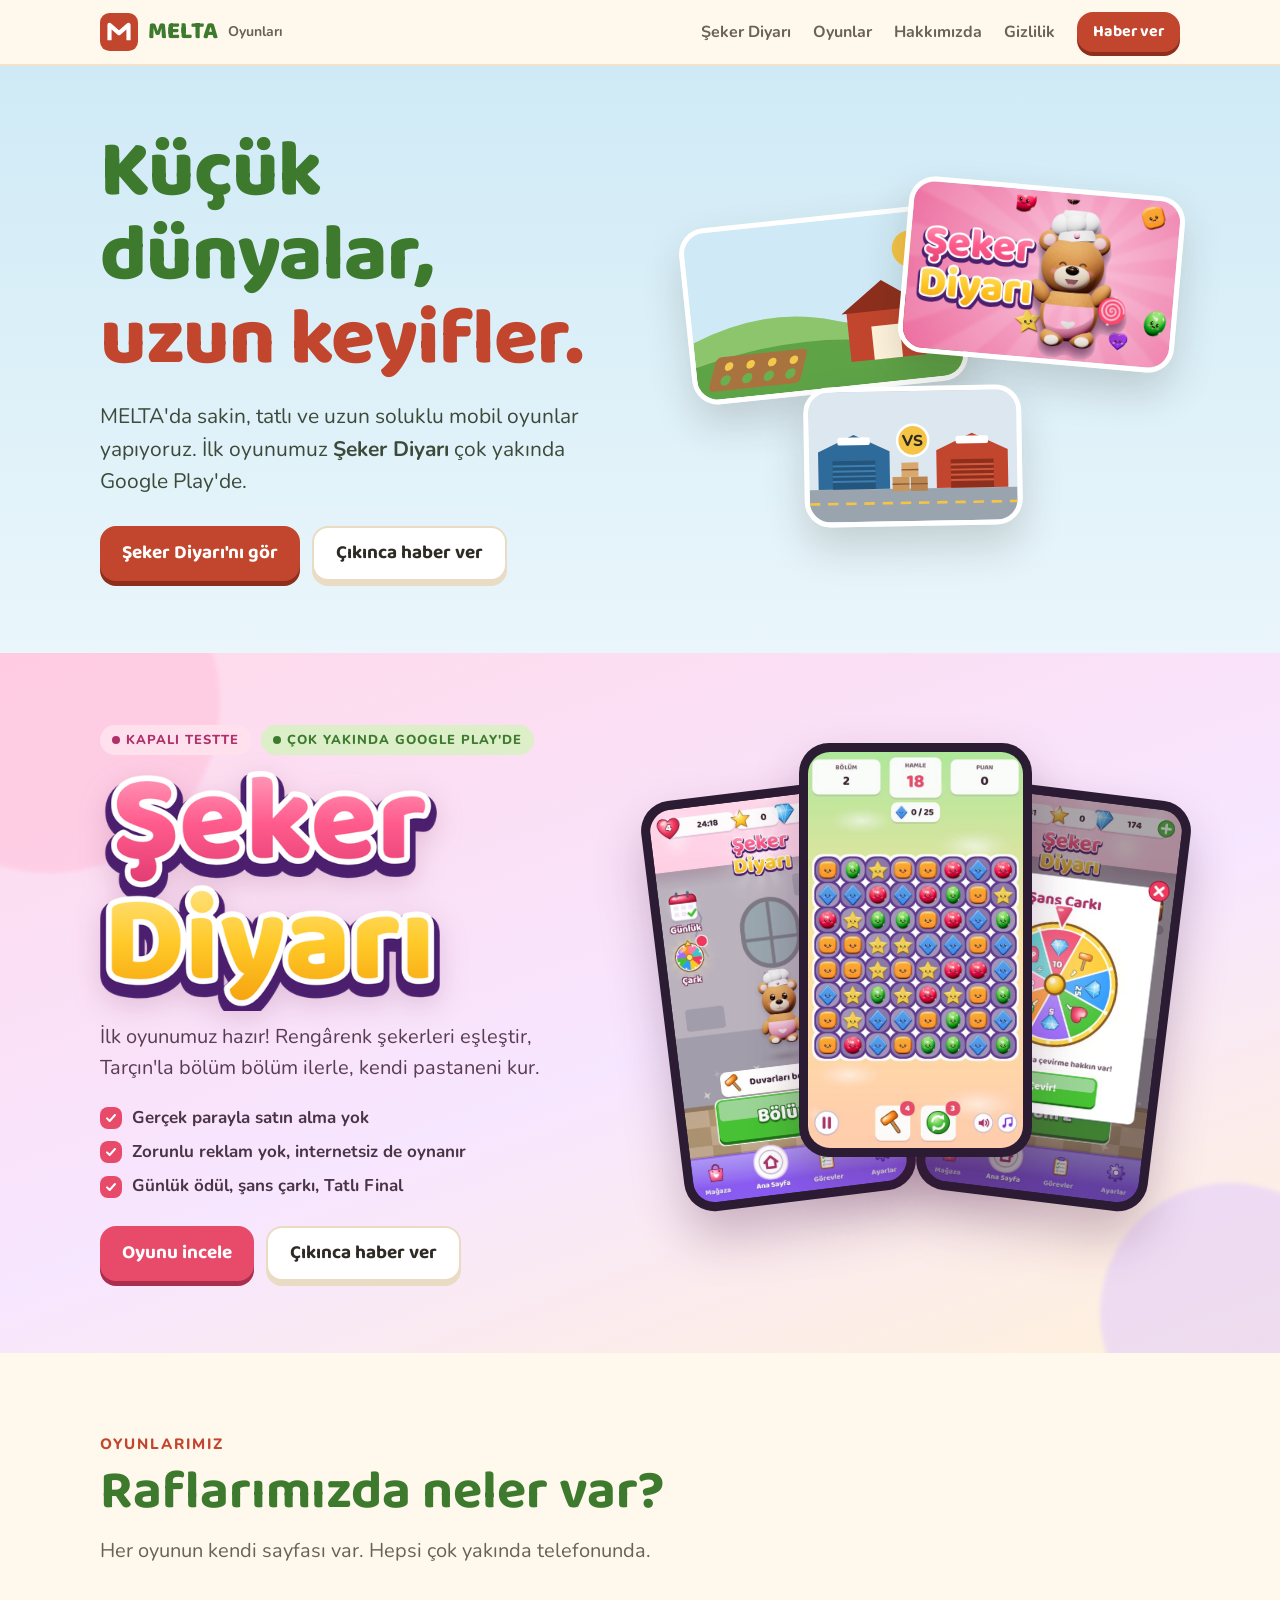
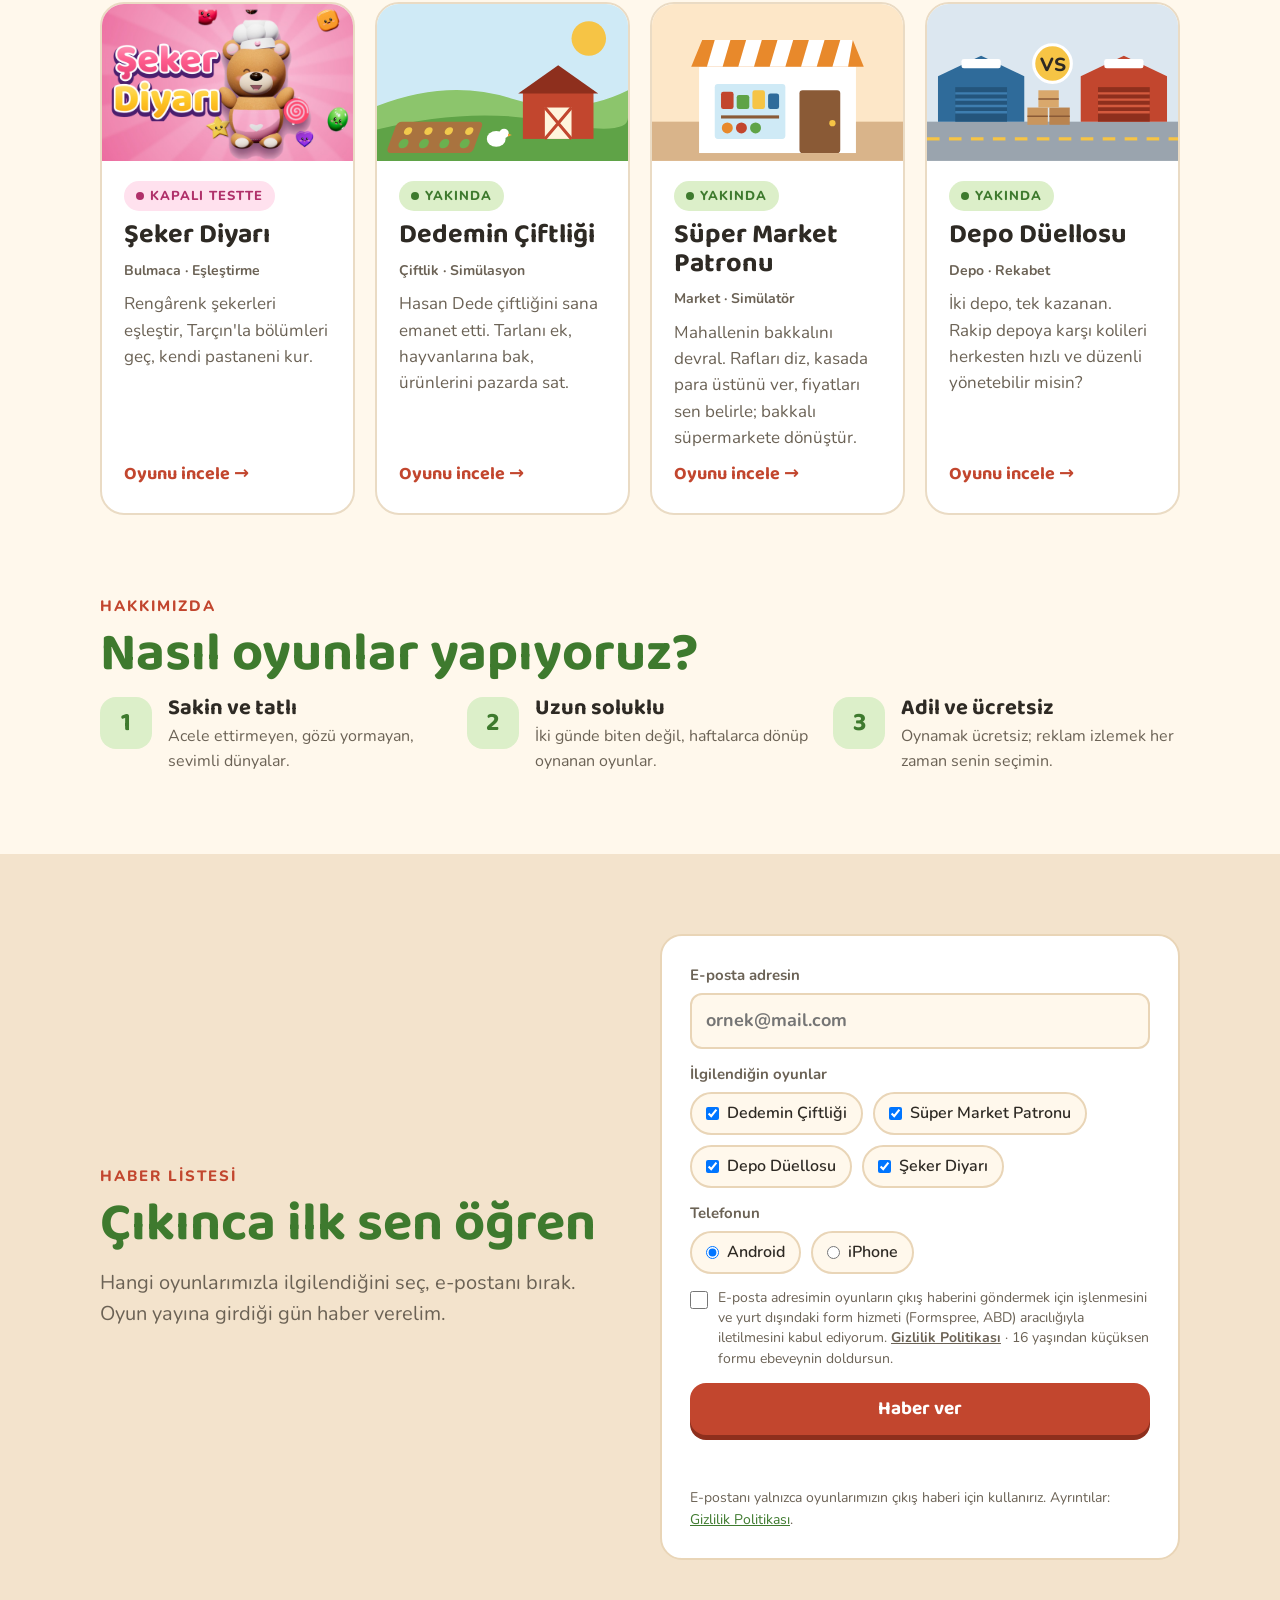
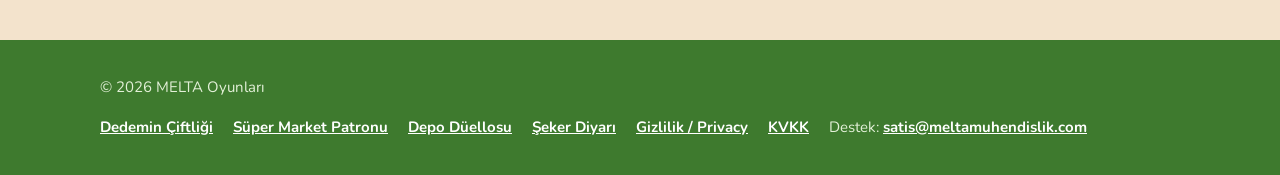
<file: index.html>
<!doctype html>
<html lang="tr">
<head>
<meta charset="utf-8">
<meta name="viewport" content="width=device-width, initial-scale=1, viewport-fit=cover">
<title>MELTA Oyunları</title>
<link rel="stylesheet" href="fonts.css">
<meta name="description" content="MELTA Oyunları: tatlı, sakin ve uzun soluklu mobil oyunlar. İlk oyunumuz Şeker Diyarı çok yakında Google Play'de.">
<meta property="og:title" content="MELTA Oyunları · Şeker Diyarı çok yakında">
<meta property="og:image" content="https://meltamuhendislik.com/sd-kapak.jpg">
<link rel="icon" href="data:image/svg+xml,%3Csvg xmlns='http://www.w3.org/2000/svg' viewBox='0 0 64 64'%3E%3Crect width='64' height='64' rx='16' fill='%23C2462E'/%3E%3Cpath d='M16 46V20l16 14 16-14v26' fill='none' stroke='%23fff' stroke-width='7' stroke-linejoin='round'/%3E%3C/svg%3E">
<link rel="stylesheet" href="stil.css">
<style>
.vitrin{background:linear-gradient(180deg,var(--gok) 0%,var(--gok2) 100%);padding-block:64px 72px;overflow:hidden}
.vitrin .kap{display:grid;grid-template-columns:1.1fr 1fr;gap:40px;align-items:center}
.vitrin h1{font-size:clamp(46px,6.5vw,80px);font-weight:800;color:var(--yesil-koyu);letter-spacing:-1px}
.vitrin h1 span{color:var(--kirmizi)}
.vitrin p{font-size:21px;color:#3D4A3A;margin:18px 0 28px;max-width:500px}
.vitrin .dugmeler{display:flex;gap:12px;flex-wrap:wrap}
.yigin{position:relative;height:340px}
.yigin .kart-mini{position:absolute;width:56%;border-radius:26px;overflow:hidden;box-shadow:0 20px 40px rgba(46,42,36,.18);border:5px solid #fff}
.yigin .kart-mini svg{width:100%;height:auto}
.yigin .k1{left:0;top:30px;transform:rotate(-6deg)}
.yigin .k2{right:0;top:0;transform:rotate(5deg)}
.yigin .k3{left:24%;bottom:0;width:44%;transform:rotate(-1deg)}

.raf{display:grid;grid-template-columns:repeat(4,1fr);gap:20px}
.oyun{background:#fff;border:2px solid var(--cizgi);border-radius:24px;overflow:hidden;display:flex;flex-direction:column;text-decoration:none;color:inherit;transition:transform .15s,box-shadow .15s}
a.oyun:hover{transform:translateY(-4px);box-shadow:0 16px 30px rgba(46,42,36,.12)}
.oyun .resim svg{width:100%;height:auto}
.oyun .durum-etiket{align-self:flex-start}
.oyun .govde{padding:20px 22px 24px;display:flex;flex-direction:column;gap:10px;flex:1}
.oyun h3{font-size:27px}
.oyun p{color:var(--soluk);font-size:17px;flex:1}
.oyun .tur{font-size:14px;font-weight:700;color:var(--soluk)}
.oyun .incele{font-family:var(--baslik);font-weight:700;font-size:18px;color:var(--kirmizi)}
.oyun.bos{border-style:dashed;background:transparent}
.oyun.bos .resim{background:#F6EDDF}


/* öne çıkan: Şeker Diyarı */
.one{background:linear-gradient(160deg,#FFD9EA 0%,#F7E6FF 55%,#FFF1DA 100%);padding-block:72px;position:relative;overflow:hidden}
.one:before,.one:after{content:"";position:absolute;border-radius:50%;filter:blur(2px);opacity:.55}
.one:before{width:340px;height:340px;background:#FFC1DC;left:-120px;top:-120px}
.one:after{width:260px;height:260px;background:#E2CCFF;right:-80px;bottom:-90px}
.one .kap{position:relative;z-index:1;display:grid;grid-template-columns:1fr 1.05fr;gap:48px;align-items:center}
.one .rozetler{display:flex;gap:10px;flex-wrap:wrap;margin-bottom:16px}
.durum-etiket.testte{background:#FFE1EE;color:#B0306A}
.one .logo-sd{width:min(340px,80%);height:auto;margin:4px 0 10px;filter:drop-shadow(0 8px 14px rgba(120,40,90,.18))}
.one h2{position:absolute;width:1px;height:1px;overflow:hidden;clip:rect(0 0 0 0)}
.one p.ozet{font-size:20px;color:#5A3D52;max-width:470px;margin-bottom:22px}
.one ul{list-style:none;display:grid;gap:8px;margin-bottom:26px;color:#4A3344;font-weight:700;font-size:17px}
.one li{display:flex;gap:10px;align-items:center}
.one li:before{content:"";width:22px;height:22px;flex:none;border-radius:8px;background:#E84B6A url("data:image/svg+xml,%3Csvg xmlns='http://www.w3.org/2000/svg' viewBox='0 0 24 24'%3E%3Cpath d='M6 12.5l4 4 8-9' fill='none' stroke='%23fff' stroke-width='3' stroke-linecap='round' stroke-linejoin='round'/%3E%3C/svg%3E") center/16px no-repeat}
.dugme.pembe{background:#E84B6A;box-shadow:0 5px 0 #A92F4C}
.dugme.pembe:active{box-shadow:0 2px 0 #A92F4C}
.telefonlar{position:relative;height:520px}
.tel{position:absolute;width:44%;aspect-ratio:9/16;border-radius:30px;background:#2B1B33;padding:9px;box-shadow:0 26px 50px rgba(80,30,70,.28)}
.tel img{width:100%;height:100%;object-fit:cover;border-radius:22px}
.tel.t1{left:2%;top:46px;transform:rotate(-7deg);z-index:1}
.tel.t2{left:28%;top:0;z-index:3}
.tel.t3{right:2%;top:46px;transform:rotate(7deg);z-index:2}
.oyun .resim img{width:100%;height:auto;aspect-ratio:16/10;object-fit:cover}
@media (max-width:860px){
  .one .kap{grid-template-columns:1fr}
  .telefonlar{height:auto;aspect-ratio:1/1;max-width:460px;width:100%;margin:0 auto}
}

.ilkeler{display:grid;grid-template-columns:repeat(3,1fr);gap:20px}
.ilke{display:flex;gap:16px;align-items:flex-start}
.ilke b{flex:none;width:52px;height:52px;border-radius:16px;background:var(--yesil-acik);display:grid;place-items:center;font-family:var(--baslik);font-size:26px;color:var(--yesil-koyu)}
.ilke h3{font-size:22px;margin-bottom:4px;font-family:var(--baslik)}
.ilke p{color:var(--soluk);font-size:16px}

@media (max-width:1060px){.raf{grid-template-columns:1fr 1fr}}
@media (max-width:860px){
  .vitrin .kap{grid-template-columns:1fr}
  .yigin{height:300px;max-width:440px;width:100%;margin:0 auto}
  .ilkeler{grid-template-columns:1fr}
}
@media (max-width:560px){.raf{grid-template-columns:1fr}.yigin{height:250px}}
</style>
</head>
<body>

<header class="ust">
 <div class="kap">
  <a class="logo" href="index.html">
   <svg viewBox="0 0 64 64" aria-hidden="true"><rect width="64" height="64" rx="16" fill="#C2462E"/><path d="M16 46V20l16 14 16-14v26" fill="none" stroke="#fff" stroke-width="7" stroke-linejoin="round"/></svg>
   MELTA <small>Oyunları</small>
  </a>
  <nav>
   <a href="#seker-diyari">Şeker Diyarı</a>
   <a href="#oyunlar">Oyunlar</a>
   <a href="#hakkimizda">Hakkımızda</a>
   <a href="gizlilik.html">Gizlilik</a>
   <a class="dugme" href="#haber">Haber ver</a>
  </nav>
 </div>
</header>

<section class="vitrin">
 <div class="kap">
  <div>
   <h1>Küçük dünyalar, <span>uzun keyifler.</span></h1>
   <p>MELTA'da sakin, tatlı ve uzun soluklu mobil oyunlar yapıyoruz. İlk oyunumuz <b>Şeker Diyarı</b> çok yakında Google Play'de.</p>
   <div class="dugmeler">
    <a class="dugme" href="#seker-diyari">Şeker Diyarı'nı gör</a>
    <a class="dugme acik" href="#haber">Çıkınca haber ver</a>
   </div>
  </div>
  <div class="yigin" aria-hidden="true">
   <div class="kart-mini k1"><svg viewBox="0 0 320 200"><rect width="320" height="200" fill="#CFEAF6"/><circle cx="270" cy="44" r="22" fill="#F6C445"/><path d="M0 130 Q90 95 170 120 T320 110 V200 H0z" fill="#8CC56C"/><path d="M0 160 Q120 130 220 150 T320 145 V200 H0z" fill="#5FA347"/><g transform="translate(180 72)"><rect x="6" y="38" width="90" height="62" fill="#C2462E"/><path d="M0 42 51 6l51 36z" fill="#8E2F1D"/><rect x="34" y="60" width="34" height="40" fill="#FFF4DC"/></g><g transform="translate(26 150) skewX(-20)"><rect width="110" height="40" rx="6" fill="#A9733F"/><g fill="#F2C94C"><circle cx="18" cy="12" r="5"/><circle cx="44" cy="12" r="5"/><circle cx="70" cy="12" r="5"/><circle cx="96" cy="12" r="5"/></g><g fill="#6BB04F"><circle cx="18" cy="28" r="6"/><circle cx="44" cy="28" r="6"/><circle cx="70" cy="28" r="6"/><circle cx="96" cy="28" r="6"/></g></g></svg></div>
   <div class="kart-mini k2"><img src="sd-kart.jpg" alt="" width="1280" height="800" style="width:100%;height:auto"></div>
   <div class="kart-mini k3"><svg viewBox="0 0 320 200" aria-hidden="true"><rect width="320" height="200" fill="#DCE7F0"/><rect y="150" width="320" height="50" fill="#9AA4AE"/><path d="M0 172h320" stroke="#F6C445" stroke-width="4" stroke-dasharray="16 12"/><g transform="translate(14 62)"><path d="M0 30 55 4l55 26v58H0z" fill="#2F6B9A"/><rect x="22" y="44" width="66" height="44" fill="#24557C"/><g stroke="#3E7EB0" stroke-width="3"><path d="M22 52h66M22 60h66M22 68h66M22 76h66"/></g><rect x="30" y="8" width="50" height="12" rx="3" fill="#fff"/></g><g transform="translate(196 62)"><path d="M0 30 55 4l55 26v58H0z" fill="#C2462E"/><rect x="22" y="44" width="66" height="44" fill="#8E2F1D"/><g stroke="#D45A3E" stroke-width="3"><path d="M22 52h66M22 60h66M22 68h66M22 76h66"/></g><rect x="30" y="8" width="50" height="12" rx="3" fill="#fff"/></g><g><rect x="128" y="132" width="26" height="22" fill="#C9965E"/><rect x="156" y="132" width="26" height="22" fill="#B98450"/><rect x="142" y="110" width="26" height="22" fill="#D9A86C"/><path d="M128 143h26M156 143h26M142 121h26" stroke="#8A5A36" stroke-width="2"/></g><circle cx="160" cy="76" r="24" fill="#F6C445" stroke="#fff" stroke-width="4"/><text x="160" y="85" text-anchor="middle" font-family="Baloo 2, sans-serif" font-size="24" font-weight="800" fill="#2E2A24">VS</text></svg></div>
  </div>
 </div>
</section>

<section class="one" id="seker-diyari">
 <div class="kap">
  <div>
   <div class="rozetler"><span class="durum-etiket testte">Kapalı testte</span><span class="durum-etiket yakinda">Çok yakında Google Play'de</span></div>
   <h2>Şeker Diyarı</h2>
   <img class="logo-sd" src="sd-logo.png" alt="Şeker Diyarı" width="440" height="311">
   <p class="ozet">İlk oyunumuz hazır! Rengârenk şekerleri eşleştir, Tarçın'la bölüm bölüm ilerle, kendi pastaneni kur.</p>
   <ul>
    <li>Gerçek parayla satın alma yok</li>
    <li>Zorunlu reklam yok, internetsiz de oynanır</li>
    <li>Günlük ödül, şans çarkı, Tatlı Final</li>
   </ul>
   <div class="dugmeler" style="display:flex;gap:12px;flex-wrap:wrap">
    <a class="dugme pembe" href="seker-diyari.html">Oyunu incele</a>
    <a class="dugme acik" href="#haber">Çıkınca haber ver</a>
   </div>
  </div>
  <div class="telefonlar">
   <div class="tel t1"><img src="sd-ekran-1.jpg" alt="Şeker Diyarı ana sayfası: Tarçın ve bölüm düğmesi" loading="lazy" width="540" height="960"></div>
   <div class="tel t2"><img src="sd-ekran-2.jpg" alt="Şeker Diyarı oyun tahtası: renkli şekerler" width="540" height="960"></div>
   <div class="tel t3"><img src="sd-ekran-4.jpg" alt="Şeker Diyarı şans çarkı" loading="lazy" width="540" height="960"></div>
  </div>
 </div>
</section>

<section class="bolum" id="oyunlar">
 <div class="kap">
  <p class="ust-yazi">Oyunlarımız</p>
  <h2>Raflarımızda neler var?</h2>
  <p class="giris">Her oyunun kendi sayfası var. Hepsi çok yakında telefonunda.</p>
  <div class="raf">
   <a class="oyun" href="seker-diyari.html">
    <div class="resim"><img src="sd-kart.jpg" alt="Şeker Diyarı: aşçı ayıcık Tarçın ve rengârenk şekerler" loading="lazy" width="1280" height="800"></div>
    <div class="govde">
     <span class="durum-etiket testte">Kapalı testte</span>
     <h3>Şeker Diyarı</h3>
     <span class="tur">Bulmaca · Eşleştirme</span>
     <p>Rengârenk şekerleri eşleştir, Tarçın'la bölümleri geç, kendi pastaneni kur.</p>
     <span class="incele">Oyunu incele →</span>
    </div>
   </a>
   <a class="oyun" href="dedemin-ciftligi.html">
    <div class="resim"><svg viewBox="0 0 320 200" aria-hidden="true"><rect width="320" height="200" fill="#CFEAF6"/><circle cx="270" cy="44" r="22" fill="#F6C445"/><path d="M0 130 Q90 95 170 120 T320 110 V200 H0z" fill="#8CC56C"/><path d="M0 160 Q120 130 220 150 T320 145 V200 H0z" fill="#5FA347"/><g transform="translate(180 72)"><rect x="6" y="38" width="90" height="62" fill="#C2462E"/><path d="M0 42 51 6l51 36z" fill="#8E2F1D"/><rect x="34" y="60" width="34" height="40" fill="#FFF4DC"/><path d="M34 60l34 40M68 60l-34 40" stroke="#C2462E" stroke-width="4"/></g><g transform="translate(26 150) skewX(-20)"><rect width="110" height="40" rx="6" fill="#A9733F"/><g fill="#F2C94C"><circle cx="18" cy="12" r="5"/><circle cx="44" cy="12" r="5"/><circle cx="70" cy="12" r="5"/><circle cx="96" cy="12" r="5"/></g><g fill="#6BB04F"><circle cx="18" cy="28" r="6"/><circle cx="44" cy="28" r="6"/><circle cx="70" cy="28" r="6"/><circle cx="96" cy="28" r="6"/></g></g><g transform="translate(140 160)"><ellipse cx="12" cy="12" rx="12" ry="10" fill="#fff"/><circle cx="22" cy="5" r="6" fill="#fff"/><path d="M27 5l5 2-5 2z" fill="#F2A23A"/></g></svg></div>
    <div class="govde">
     <span class="durum-etiket yakinda">Yakında</span>
     <h3>Dedemin Çiftliği</h3>
     <span class="tur">Çiftlik · Simülasyon</span>
     <p>Hasan Dede çiftliğini sana emanet etti. Tarlanı ek, hayvanlarına bak, ürünlerini pazarda sat.</p>
     <span class="incele">Oyunu incele →</span>
    </div>
   </a>
   <a class="oyun" href="super-market-patronu.html">
    <div class="resim"><svg viewBox="0 0 320 200" aria-hidden="true"><rect width="320" height="200" fill="#FDE7C8"/><rect y="150" width="320" height="50" fill="#D9B48A"/><g transform="translate(60 40)"><rect x="0" y="40" width="200" height="110" fill="#fff"/><path d="M-10 40h220l-14-34H4z" fill="#E8892B"/><g fill="#fff"><path d="M10 40l10-34h20L30 40z"/><path d="M50 40l10-34h20L70 40z"/><path d="M90 40l10-34h20l-10 34z"/><path d="M130 40l10-34h20l-10 34z"/><path d="M170 40l10-34h16l-6 34z"/></g><rect x="20" y="62" width="90" height="70" rx="4" fill="#CFEAF6"/><rect x="28" y="72" width="16" height="22" rx="3" fill="#C2462E"/><rect x="48" y="76" width="16" height="18" rx="3" fill="#5FA347"/><rect x="68" y="70" width="16" height="24" rx="3" fill="#F6C445"/><rect x="88" y="74" width="14" height="20" rx="3" fill="#2F6B9A"/><rect x="28" y="102" width="74" height="4" fill="#8A5A36"/><circle cx="36" cy="118" r="7" fill="#E8892B"/><circle cx="54" cy="118" r="7" fill="#C2462E"/><circle cx="72" cy="118" r="7" fill="#5FA347"/><rect x="128" y="70" width="52" height="80" rx="4" fill="#8A5A36"/><circle cx="170" cy="112" r="4" fill="#F6C445"/></g></svg></div>
    <div class="govde">
     <span class="durum-etiket yakinda">Yakında</span>
     <h3>Süper Market Patronu</h3>
     <span class="tur">Market · Simülatör</span>
     <p>Mahallenin bakkalını devral. Rafları diz, kasada para üstünü ver, fiyatları sen belirle; bakkalı süpermarkete dönüştür.</p>
     <span class="incele">Oyunu incele →</span>
    </div>
   </a>
   <a class="oyun" href="depo-duellosu.html">
    <div class="resim"><svg viewBox="0 0 320 200" aria-hidden="true"><rect width="320" height="200" fill="#DCE7F0"/><rect y="150" width="320" height="50" fill="#9AA4AE"/><path d="M0 172h320" stroke="#F6C445" stroke-width="4" stroke-dasharray="16 12"/><g transform="translate(14 62)"><path d="M0 30 55 4l55 26v58H0z" fill="#2F6B9A"/><rect x="22" y="44" width="66" height="44" fill="#24557C"/><g stroke="#3E7EB0" stroke-width="3"><path d="M22 52h66M22 60h66M22 68h66M22 76h66"/></g><rect x="30" y="8" width="50" height="12" rx="3" fill="#fff"/></g><g transform="translate(196 62)"><path d="M0 30 55 4l55 26v58H0z" fill="#C2462E"/><rect x="22" y="44" width="66" height="44" fill="#8E2F1D"/><g stroke="#D45A3E" stroke-width="3"><path d="M22 52h66M22 60h66M22 68h66M22 76h66"/></g><rect x="30" y="8" width="50" height="12" rx="3" fill="#fff"/></g><g><rect x="128" y="132" width="26" height="22" fill="#C9965E"/><rect x="156" y="132" width="26" height="22" fill="#B98450"/><rect x="142" y="110" width="26" height="22" fill="#D9A86C"/><path d="M128 143h26M156 143h26M142 121h26" stroke="#8A5A36" stroke-width="2"/></g><circle cx="160" cy="76" r="24" fill="#F6C445" stroke="#fff" stroke-width="4"/><text x="160" y="85" text-anchor="middle" font-family="Baloo 2, sans-serif" font-size="24" font-weight="800" fill="#2E2A24">VS</text></svg></div>
    <div class="govde">
     <span class="durum-etiket yakinda">Yakında</span>
     <h3>Depo Düellosu</h3>
     <span class="tur">Depo · Rekabet</span>
     <p>İki depo, tek kazanan. Rakip depoya karşı kolileri herkesten hızlı ve düzenli yönetebilir misin?</p>
     <span class="incele">Oyunu incele →</span>
    </div>
   </a>
   
    </div>
 </div>
</section>

<section class="bolum" id="hakkimizda" style="padding-top:0">
 <div class="kap">
  <p class="ust-yazi">Hakkımızda</p>
  <h2>Nasıl oyunlar yapıyoruz?</h2>
  <div class="ilkeler">
   <div class="ilke"><b>1</b><div><h3>Sakin ve tatlı</h3><p>Acele ettirmeyen, gözü yormayan, sevimli dünyalar.</p></div></div>
   <div class="ilke"><b>2</b><div><h3>Uzun soluklu</h3><p>İki günde biten değil, haftalarca dönüp oynanan oyunlar.</p></div></div>
   <div class="ilke"><b>3</b><div><h3>Adil ve ücretsiz</h3><p>Oynamak ücretsiz; reklam izlemek her zaman senin seçimin.</p></div></div>
  </div>
 </div>
</section>

<section class="bolum haber" id="haber">
 <div class="kap">
  <div>
   <p class="ust-yazi">Haber listesi</p>
   <h2>Çıkınca ilk sen öğren</h2>
   <p class="giris" style="margin-bottom:0">Hangi oyunlarımızla ilgilendiğini seç, e-postanı bırak. Oyun yayına girdiği gün haber verelim.</p>
  </div>
  <form id="haber-formu" action="https://formspree.io/f/xppqrdaz" method="POST" novalidate>
   <label class="alan" for="f-eposta">E-posta adresin<input id="f-eposta" name="email" type="email" required autocomplete="email" placeholder="ornek@mail.com"></label>
   <div>
    <p class="grup-baslik">İlgilendiğin oyunlar</p>
    <div class="secim">
     <label><input type="checkbox" name="oyunlar" value="Dedemin Çiftliği" checked> Dedemin Çiftliği</label>
     <label><input type="checkbox" name="oyunlar" value="Süper Market Patronu" checked> Süper Market Patronu</label>
     <label><input type="checkbox" name="oyunlar" value="Depo Düellosu" checked> Depo Düellosu</label>
     <label><input type="checkbox" name="oyunlar" value="Şeker Diyarı" checked> Şeker Diyarı</label>
    </div>
   </div>
   <div>
    <p class="grup-baslik">Telefonun</p>
    <div class="secim">
     <label><input type="radio" name="telefon" value="Android" checked> Android</label>
     <label><input type="radio" name="telefon" value="iPhone"> iPhone</label>
    </div>
   </div>
   <input class="gizli" type="text" name="_gotcha" tabindex="-1" autocomplete="off">
   <input type="hidden" name="_subject" value="MELTA Oyunları · haber listesi">
   <label class="riza"><input id="f-riza" type="checkbox" name="acik_riza" value="Evet"> <span>E-posta adresimin oyunların çıkış haberini göndermek için işlenmesini ve yurt dışındaki form hizmeti (Formspree, ABD) aracılığıyla iletilmesini kabul ediyorum. <a href="gizlilik.html" target="_blank">Gizlilik Politikası</a> · 16 yaşından küçüksen formu ebeveynin doldursun.</span></label>
   <button class="dugme" type="submit">Haber ver</button>
   <p id="durum" role="status"></p>
   <p class="form-not">E-postanı yalnızca oyunlarımızın çıkış haberi için kullanırız. Ayrıntılar: <a href="gizlilik.html">Gizlilik Politikası</a>.</p>
  </form>
 </div>
</section>

<footer class="alt">
 <div class="kap">
  <span>© <span id="yil">2026</span> MELTA Oyunları</span>
  <nav>
   <a href="dedemin-ciftligi.html">Dedemin Çiftliği</a>
   <a href="super-market-patronu.html">Süper Market Patronu</a>
   <a href="depo-duellosu.html">Depo Düellosu</a>
   <a href="seker-diyari.html">Şeker Diyarı</a>
   <a href="gizlilik.html">Gizlilik / Privacy</a>
   <a href="kvkk.html">KVKK</a>
   <span>Destek: <a href="mailto:satis@meltamuhendislik.com">satis@meltamuhendislik.com</a></span>
  </nav>
 </div>
</footer>

<script src="form.js"></script>
</body>
</html>
</file>
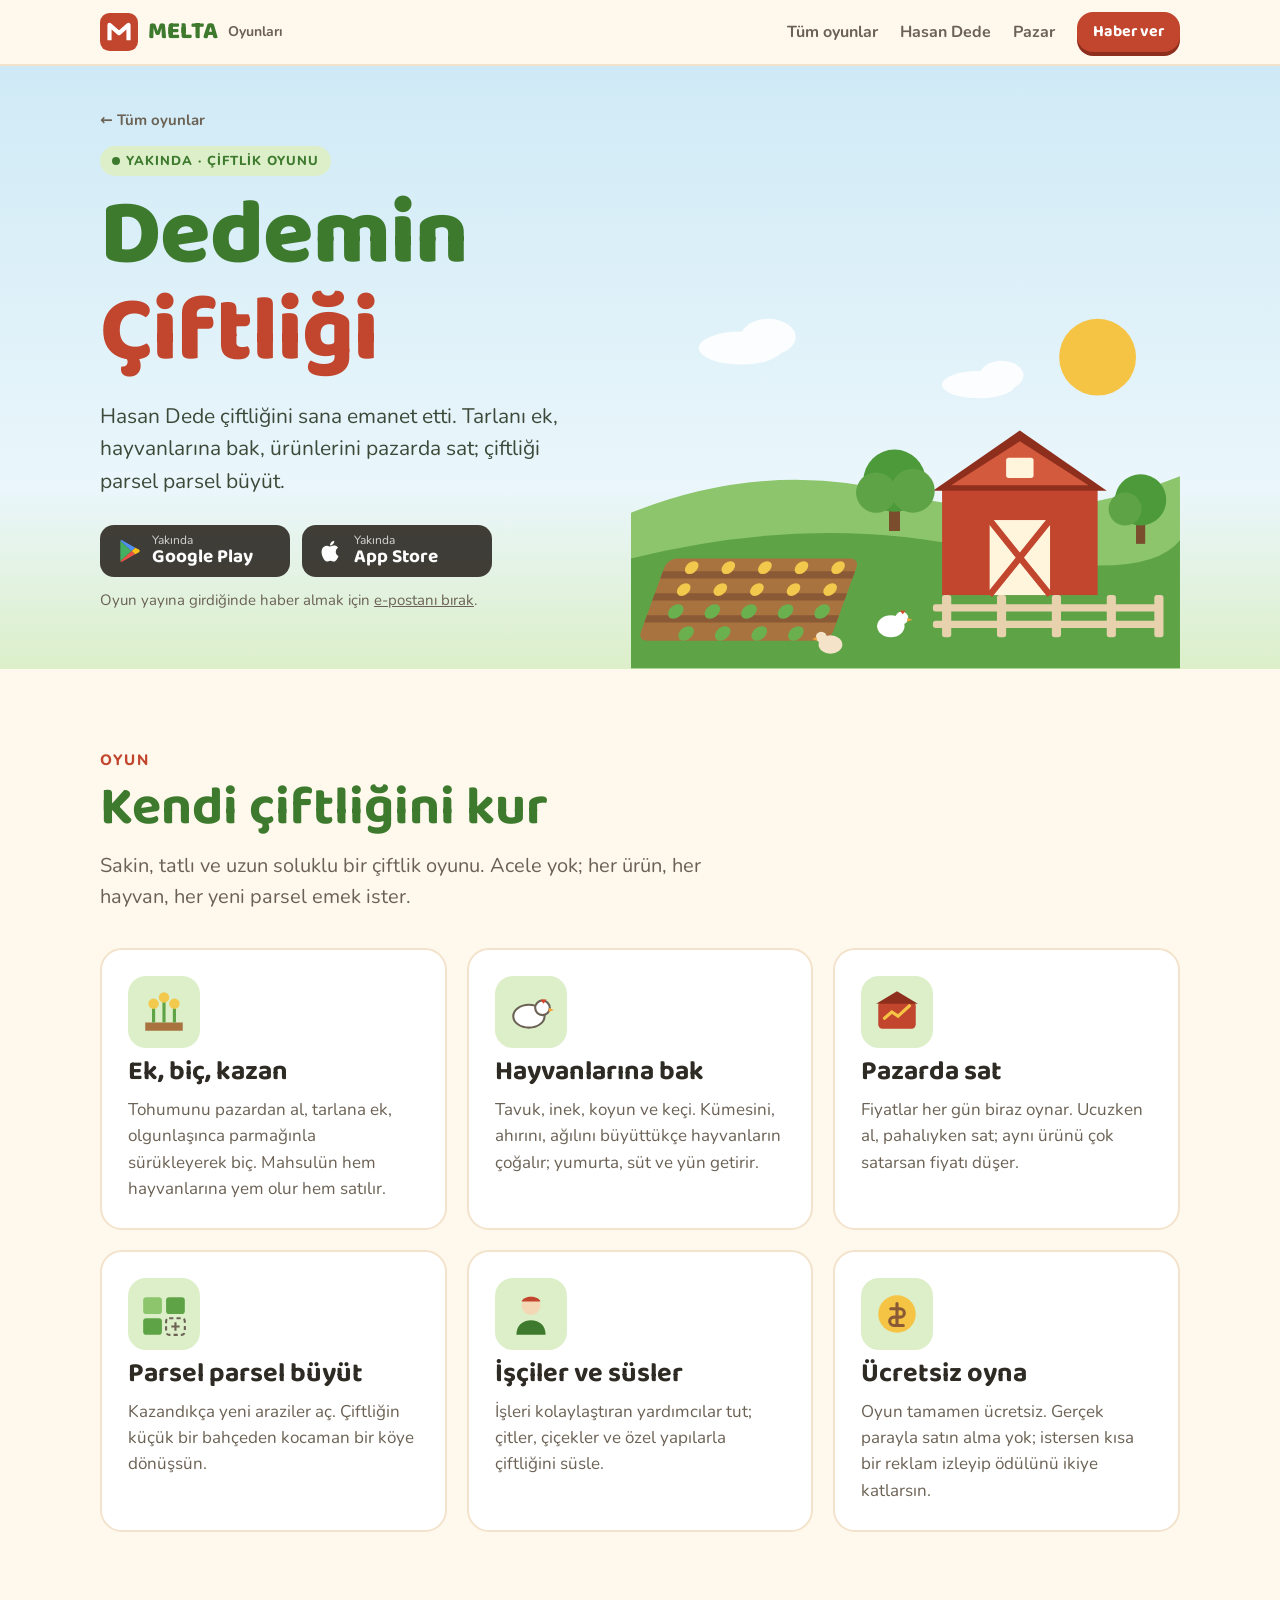
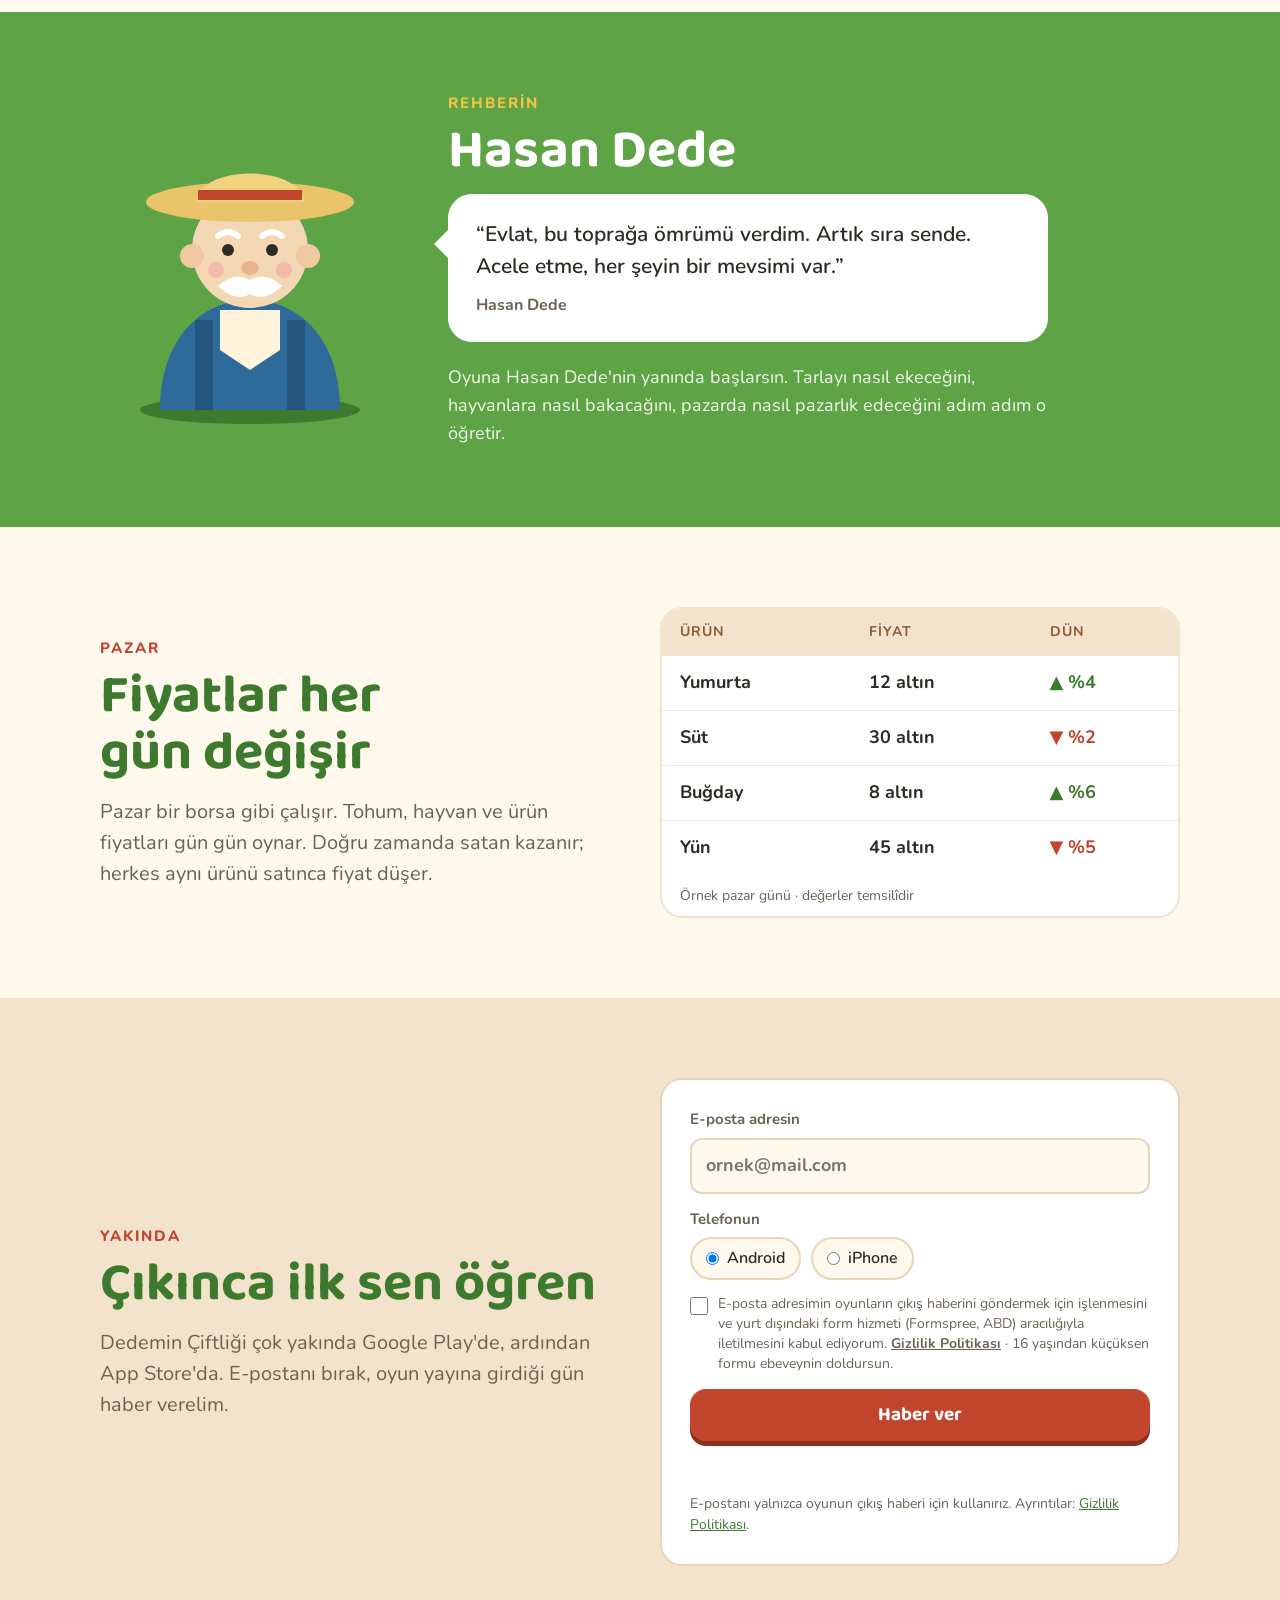
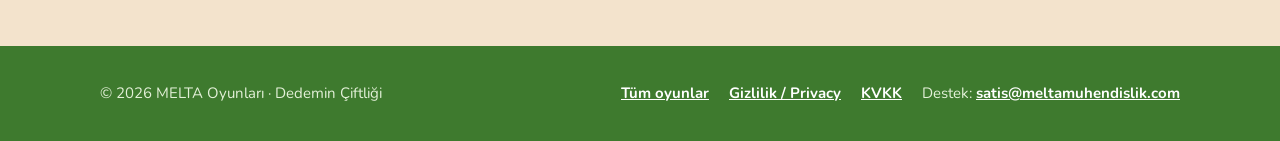
<file: dedemin-ciftligi.html>
<!doctype html>
<html lang="tr">
<head>
<meta charset="utf-8">
<meta name="viewport" content="width=device-width, initial-scale=1, viewport-fit=cover">
<title>Dedemin Çiftliği · MELTA Oyunları</title>
<link rel="stylesheet" href="fonts.css">
<meta name="description" content="Dedemin Çiftliği: Hasan Dede çiftliğini sana emanet etti. Tarla ek, hayvan besle, ürünlerini pazarda sat, çiftliğini parsel parsel büyüt. Yakında Google Play ve App Store'da.">
<link rel="icon" href="data:image/svg+xml,%3Csvg xmlns='http://www.w3.org/2000/svg' viewBox='0 0 64 64'%3E%3Crect width='64' height='64' rx='14' fill='%235FA347'/%3E%3Cpath d='M14 34 32 18l18 16v16H14z' fill='%23C2462E'/%3E%3Crect x='26' y='36' width='12' height='14' fill='%23FFF4DC'/%3E%3C/svg%3E">
<link rel="stylesheet" href="stil.css">
<style>
.geri{font-weight:700;font-size:15px;color:var(--soluk);text-decoration:none;display:inline-block;margin-bottom:14px}
.kahraman{background:linear-gradient(180deg,var(--gok) 0%,var(--gok2) 70%,var(--yesil-acik) 100%);overflow:hidden}
.kahraman .kap{display:grid;grid-template-columns:1fr 1.1fr;gap:32px;align-items:center;padding-block:40px 0}
.kahraman h1{font-size:clamp(52px,7.5vw,92px);font-weight:800;color:var(--yesil-koyu);letter-spacing:-1px;margin-top:12px}
.kahraman h1 span{display:block;color:var(--kirmizi)}
.kahraman p.alt{font-size:21px;color:#3D4A3A;margin:18px 0 28px;max-width:460px}
.magazalar{display:flex;flex-wrap:wrap;gap:12px;align-items:center}
.magaza{display:flex;align-items:center;gap:10px;background:var(--yazi);color:#fff;border-radius:14px;padding:9px 16px;min-width:190px;opacity:.9}
.magaza svg{width:26px;height:26px;flex:none}
.magaza small{display:block;font-size:12px;opacity:.8;line-height:1.1}
.magaza b{display:block;font-family:var(--baslik);font-size:19px;line-height:1.1;white-space:nowrap}
.yakinda-not{font-size:15px;color:var(--soluk);margin-top:12px}
.manzara{align-self:end}
.manzara svg{width:100%;height:auto}

.ozellikler{display:grid;grid-template-columns:repeat(3,1fr);gap:20px}
.ozellik{background:#fff;border-radius:22px;padding:26px;border:2px solid var(--toprak-acik);display:flex;flex-direction:column;gap:10px}
.ozellik .ikon{width:72px;height:72px;border-radius:18px;background:var(--yesil-acik);display:grid;place-items:center}
.ozellik .ikon svg{width:50px;height:50px}
.ozellik h3{font-size:27px}
.ozellik p{color:var(--soluk);font-size:17px}

.dede{background:var(--yesil);color:#fff}
.dede .kap{display:grid;grid-template-columns:300px 1fr;gap:48px;align-items:center}
.dede h2{color:#fff}
.dede .ust-yazi{color:var(--gunes)}
.balon{background:#fff;color:var(--yazi);border-radius:24px;padding:24px 28px;font-size:21px;position:relative;font-weight:600;max-width:600px}
.balon:before{content:"";position:absolute;left:-14px;top:36px;border:14px solid transparent;border-right-color:#fff;border-left:0}
.balon footer{margin-top:10px;font-size:16px;color:var(--soluk);font-weight:700}
.dede p.acik{margin-top:22px;font-size:18px;max-width:600px;color:#F1F8EA}

.pazar{display:grid;grid-template-columns:1fr 1fr;gap:40px;align-items:center}
.tablo{background:#fff;border-radius:22px;border:2px solid var(--toprak-acik);overflow:hidden}
.tablo table{width:100%;border-collapse:collapse;font-variant-numeric:tabular-nums}
.tablo th{background:var(--toprak-acik);text-align:left;padding:12px 18px;font-size:14px;letter-spacing:1px;text-transform:uppercase;color:var(--toprak)}
.tablo td{padding:13px 18px;border-top:1px solid #F1E7D7;font-weight:700}
.tablo td.y{color:var(--yesil-koyu)}.tablo td.a{color:var(--kirmizi)}
.tablo caption{caption-side:bottom;padding:10px 18px;font-size:14px;color:var(--soluk);text-align:left}

@media (max-width:860px){
  .kahraman .kap,.dede .kap,.pazar{grid-template-columns:1fr}
  .ozellikler{grid-template-columns:1fr 1fr}
  .dede .kap>svg{max-width:220px;margin:0 auto}
  .balon:before{display:none}
}
@media (max-width:540px){.ozellikler{grid-template-columns:1fr}.magaza{min-width:0;flex:1}.magaza b{font-size:17px}}
</style>
</head>
<body>

<header class="ust">
 <div class="kap">
  <a class="logo" href="index.html">
   <svg viewBox="0 0 64 64" aria-hidden="true"><rect width="64" height="64" rx="16" fill="#C2462E"/><path d="M16 46V20l16 14 16-14v26" fill="none" stroke="#fff" stroke-width="7" stroke-linejoin="round"/></svg>
   MELTA <small>Oyunları</small>
  </a>
  <nav>
   <a href="index.html#oyunlar">Tüm oyunlar</a>
   <a href="#dede">Hasan Dede</a>
   <a href="#pazar">Pazar</a>
   <a class="dugme" href="#haber">Haber ver</a>
  </nav>
 </div>
</header>

<section class="kahraman">
 <div class="kap">
  <div style="padding-bottom:56px">
   <a class="geri" href="index.html#oyunlar">← Tüm oyunlar</a><br>
   <span class="durum-etiket yakinda">Yakında · Çiftlik oyunu</span>
   <h1>Dedemin <span>Çiftliği</span></h1>
   <p class="alt">Hasan Dede çiftliğini sana emanet etti. Tarlanı ek, hayvanlarına bak, ürünlerini pazarda sat; çiftliği parsel parsel büyüt.</p>
   <div class="magazalar" aria-label="Mağazalar">
    <div class="magaza"><svg viewBox="0 0 24 24" aria-hidden="true"><path d="M4 2.5v19l10.5-9.5z" fill="#34A853"/><path d="M4 2.5 14.5 12 17.8 9 6 2.2C5.3 1.8 4.6 1.9 4 2.5z" fill="#4285F4"/><path d="M4 21.5c.6.6 1.3.7 2 .3L17.8 15l-3.3-3z" fill="#EA4335"/><path d="M17.8 9 14.5 12l3.3 3 3.3-1.9c1-.6 1-2 0-2.6z" fill="#FBBC04"/></svg><span><small>Yakında</small><b>Google Play</b></span></div>
    <div class="magaza"><svg viewBox="0 0 24 24" aria-hidden="true"><path fill="#fff" d="M16.4 12.6c0-2.4 2-3.6 2.1-3.7-1.1-1.7-2.9-1.9-3.5-1.9-1.5-.2-2.9.9-3.7.9-.8 0-1.9-.9-3.2-.8-1.6 0-3.1 1-4 2.4-1.7 3-.4 7.4 1.2 9.8.8 1.2 1.8 2.5 3 2.4 1.2 0 1.7-.8 3.1-.8 1.5 0 1.9.8 3.2.8 1.3 0 2.2-1.2 3-2.4.9-1.4 1.3-2.7 1.3-2.8-.1 0-2.5-1-2.5-3.9zM14 5.5c.7-.8 1.1-1.9 1-3-1 0-2.1.7-2.8 1.5-.6.7-1.2 1.8-1 2.9 1 .1 2.1-.6 2.8-1.4z"/></svg><span><small>Yakında</small><b>App Store</b></span></div>
   </div>
   <p class="yakinda-not">Oyun yayına girdiğinde haber almak için <a href="#haber">e-postanı bırak</a>.</p>
  </div>
  <div class="manzara">
   <svg viewBox="0 0 600 420" role="img" aria-label="Kırmızı ahırlı, tarlalı ve ağaçlı bir çiftlik çizimi">
    <circle cx="510" cy="80" r="42" fill="#F6C445"/>
    <g fill="#fff" opacity=".9"><ellipse cx="120" cy="70" rx="46" ry="18"/><ellipse cx="150" cy="58" rx="30" ry="20"/><ellipse cx="380" cy="110" rx="40" ry="15"/><ellipse cx="405" cy="100" rx="24" ry="16"/></g>
    <path d="M0 250 Q150 190 300 230 T600 210 V420 H0z" fill="#8CC56C"/>
    <path d="M0 300 Q200 250 380 290 T600 280 V420 H0z" fill="#5FA347"/>
    <g transform="translate(40 300) skewX(-20)">
     <rect width="210" height="90" rx="10" fill="#A9733F"/>
     <g fill="#8A5A36"><rect y="14" width="210" height="8"/><rect y="38" width="210" height="8"/><rect y="62" width="210" height="8"/></g>
     <g fill="#F2C94C"><circle cx="30" cy="10" r="7"/><circle cx="70" cy="10" r="7"/><circle cx="110" cy="10" r="7"/><circle cx="150" cy="10" r="7"/><circle cx="190" cy="10" r="7"/><circle cx="30" cy="34" r="7"/><circle cx="70" cy="34" r="7"/><circle cx="110" cy="34" r="7"/><circle cx="150" cy="34" r="7"/><circle cx="190" cy="34" r="7"/></g>
     <g fill="#6BB04F"><circle cx="30" cy="58" r="8"/><circle cx="70" cy="58" r="8"/><circle cx="110" cy="58" r="8"/><circle cx="150" cy="58" r="8"/><circle cx="190" cy="58" r="8"/><circle cx="50" cy="82" r="8"/><circle cx="90" cy="82" r="8"/><circle cx="130" cy="82" r="8"/><circle cx="170" cy="82" r="8"/></g>
    </g>
    <g transform="translate(330 150)">
     <rect x="10" y="70" width="170" height="120" fill="#C2462E"/>
     <path d="M0 76 95 10 190 76z" fill="#8E2F1D"/>
     <path d="M20 70 95 22 170 70z" fill="#D45A3E"/>
     <rect x="62" y="108" width="66" height="82" fill="#FFF4DC"/>
     <path d="M62 108 128 190M128 108 62 190" stroke="#C2462E" stroke-width="7"/>
     <rect x="80" y="40" width="30" height="22" rx="3" fill="#FFF4DC"/>
    </g>
    <g><rect x="282" y="230" width="12" height="40" fill="#7A4E2D"/><circle cx="288" cy="215" r="34" fill="#4C9A3A"/><circle cx="268" cy="228" r="22" fill="#5FA347"/><circle cx="308" cy="226" r="24" fill="#5FA347"/></g>
    <g><rect x="552" y="250" width="10" height="34" fill="#7A4E2D"/><circle cx="557" cy="236" r="28" fill="#4C9A3A"/><circle cx="540" cy="246" r="18" fill="#5FA347"/></g>
    <g fill="#E8D2AE"><rect x="330" y="350" width="250" height="8" rx="3"/><rect x="330" y="368" width="250" height="8" rx="3"/><rect x="340" y="340" width="10" height="46" rx="3"/><rect x="400" y="340" width="10" height="46" rx="3"/><rect x="460" y="340" width="10" height="46" rx="3"/><rect x="520" y="340" width="10" height="46" rx="3"/><rect x="572" y="340" width="10" height="46" rx="3"/></g>
    <g transform="translate(270 360)"><ellipse cx="14" cy="14" rx="15" ry="12" fill="#fff"/><circle cx="26" cy="5" r="7" fill="#fff"/><path d="M32 5l6 2-6 2z" fill="#F2A23A"/><path d="M24-3l3 4 3-4z" fill="#D9452B"/></g>
    <g transform="translate(232 380) scale(-1 1)"><ellipse cx="14" cy="14" rx="13" ry="10" fill="#F4E3C8"/><circle cx="24" cy="6" r="6" fill="#F4E3C8"/><path d="M29 6l5 2-5 2z" fill="#F2A23A"/></g>
   </svg>
  </div>
 </div>
</section>

<section class="bolum" id="oyun">
 <div class="kap">
  <p class="ust-yazi">Oyun</p>
  <h2>Kendi çiftliğini kur</h2>
  <p class="giris">Sakin, tatlı ve uzun soluklu bir çiftlik oyunu. Acele yok; her ürün, her hayvan, her yeni parsel emek ister.</p>
  <div class="ozellikler">
   <div class="ozellik">
    <div class="ikon"><svg viewBox="0 0 48 48" aria-hidden="true"><path d="M6 34h36v8H6z" fill="#A9733F"/><path d="M14 34V18M24 34V12M34 34V18" stroke="#5FA347" stroke-width="3"/><circle cx="14" cy="16" r="5" fill="#F2C94C"/><circle cx="24" cy="10" r="5" fill="#F2C94C"/><circle cx="34" cy="16" r="5" fill="#F2C94C"/></svg></div>
    <h3>Ek, biç, kazan</h3>
    <p>Tohumunu pazardan al, tarlana ek, olgunlaşınca parmağınla sürükleyerek biç. Mahsulün hem hayvanlarına yem olur hem satılır.</p>
   </div>
   <div class="ozellik">
    <div class="ikon"><svg viewBox="0 0 48 48" aria-hidden="true"><ellipse cx="22" cy="28" rx="15" ry="11" fill="#fff" stroke="#6B6255" stroke-width="2"/><circle cx="35" cy="20" r="7" fill="#fff" stroke="#6B6255" stroke-width="2"/><path d="M41 20l5 2-5 2z" fill="#F2A23A"/><path d="M33 12l3 4 3-4z" fill="#D9452B"/></svg></div>
    <h3>Hayvanlarına bak</h3>
    <p>Tavuk, inek, koyun ve keçi. Kümesini, ahırını, ağılını büyüttükçe hayvanların çoğalır; yumurta, süt ve yün getirir.</p>
   </div>
   <div class="ozellik">
    <div class="ikon"><svg viewBox="0 0 48 48" aria-hidden="true"><rect x="6" y="14" width="36" height="26" rx="4" fill="#C2462E"/><path d="M4 16 24 4l20 12" fill="#8E2F1D"/><path d="M12 30l7-6 6 4 11-10" fill="none" stroke="#F6C445" stroke-width="3" stroke-linecap="round"/></svg></div>
    <h3>Pazarda sat</h3>
    <p>Fiyatlar her gün biraz oynar. Ucuzken al, pahalıyken sat; aynı ürünü çok satarsan fiyatı düşer.</p>
   </div>
   <div class="ozellik">
    <div class="ikon"><svg viewBox="0 0 48 48" aria-hidden="true"><rect x="4" y="8" width="18" height="16" rx="3" fill="#8CC56C"/><rect x="26" y="8" width="18" height="16" rx="3" fill="#5FA347"/><rect x="4" y="28" width="18" height="16" rx="3" fill="#5FA347"/><rect x="26" y="28" width="18" height="16" rx="3" fill="none" stroke="#6B6255" stroke-width="2" stroke-dasharray="4 3"/><path d="M35 32v8M31 36h8" stroke="#6B6255" stroke-width="2"/></svg></div>
    <h3>Parsel parsel büyüt</h3>
    <p>Kazandıkça yeni araziler aç. Çiftliğin küçük bir bahçeden kocaman bir köye dönüşsün.</p>
   </div>
   <div class="ozellik">
    <div class="ikon"><svg viewBox="0 0 48 48" aria-hidden="true"><circle cx="24" cy="16" r="9" fill="#F4D7B5"/><path d="M10 44c0-9 6-14 14-14s14 5 14 14z" fill="#3E7A2E"/><path d="M15 12c2-6 16-6 18 0" fill="#C2462E"/></svg></div>
    <h3>İşçiler ve süsler</h3>
    <p>İşleri kolaylaştıran yardımcılar tut; çitler, çiçekler ve özel yapılarla çiftliğini süsle.</p>
   </div>
   <div class="ozellik">
    <div class="ikon"><svg viewBox="0 0 48 48" aria-hidden="true"><circle cx="24" cy="24" r="18" fill="#F6C445"/><path d="M24 14v20M18 19h9a4 4 0 0 1 0 8h-6a4 4 0 0 0 0 8h9" fill="none" stroke="#8A5A36" stroke-width="3" stroke-linecap="round"/></svg></div>
    <h3>Ücretsiz oyna</h3>
    <p>Oyun tamamen ücretsiz. Gerçek parayla satın alma yok; istersen kısa bir reklam izleyip ödülünü ikiye katlarsın.</p>
   </div>
  </div>
 </div>
</section>

<section class="bolum dede" id="dede">
 <div class="kap">
  <svg viewBox="0 0 300 320" role="img" aria-label="Hasan Dede çizimi: beyaz bıyıklı, hasır şapkalı, güler yüzlü yaşlı bir adam">
   <ellipse cx="150" cy="300" rx="110" ry="14" fill="#3E7A2E"/>
   <path d="M60 300c0-70 40-110 90-110s90 40 90 110z" fill="#2F6B9A"/>
   <path d="M120 200h60v40l-30 20-30-20z" fill="#FFF4DC"/>
   <path d="M95 210h18v90H95zM187 210h18v90h-18z" fill="#24557C"/>
   <circle cx="150" cy="140" r="58" fill="#F4D7B5"/>
   <circle cx="92" cy="146" r="12" fill="#F0C9A2"/><circle cx="208" cy="146" r="12" fill="#F0C9A2"/>
   <path d="M118 176c10-10 22-12 32-6 10-6 22-4 32 6-10 10-22 14-32 8-10 6-22 2-32-8z" fill="#fff"/>
   <circle cx="128" cy="140" r="6" fill="#2E2A24"/><circle cx="172" cy="140" r="6" fill="#2E2A24"/>
   <path d="M118 126q10-8 20 0M162 126q10-8 20 0" stroke="#fff" stroke-width="6" stroke-linecap="round" fill="none"/>
   <ellipse cx="150" cy="158" rx="9" ry="7" fill="#E8B48C"/>
   <circle cx="116" cy="160" r="8" fill="#F2A6A0" opacity=".6"/><circle cx="184" cy="160" r="8" fill="#F2A6A0" opacity=".6"/>
   <ellipse cx="150" cy="92" rx="104" ry="20" fill="#E9C46A"/>
   <path d="M96 92c4-38 104-38 108 0z" fill="#F2D27E"/>
   <rect x="98" y="80" width="104" height="10" fill="#C2462E"/>
  </svg>
  <div>
   <p class="ust-yazi">Rehberin</p>
   <h2>Hasan Dede</h2>
   <div class="balon">“Evlat, bu toprağa ömrümü verdim. Artık sıra sende. Acele etme, her şeyin bir mevsimi var.”<footer>Hasan Dede</footer></div>
   <p class="acik">Oyuna Hasan Dede'nin yanında başlarsın. Tarlayı nasıl ekeceğini, hayvanlara nasıl bakacağını, pazarda nasıl pazarlık edeceğini adım adım o öğretir.</p>
  </div>
 </div>
</section>

<section class="bolum" id="pazar">
 <div class="kap pazar">
  <div>
   <p class="ust-yazi">Pazar</p>
   <h2>Fiyatlar her gün değişir</h2>
   <p class="giris" style="margin-bottom:0">Pazar bir borsa gibi çalışır. Tohum, hayvan ve ürün fiyatları gün gün oynar. Doğru zamanda satan kazanır; herkes aynı ürünü satınca fiyat düşer.</p>
  </div>
  <div class="tablo">
   <table>
    <caption>Örnek pazar günü · değerler temsilîdir</caption>
    <tr><th>Ürün</th><th>Fiyat</th><th>Dün</th></tr>
    <tr><td>Yumurta</td><td>12 altın</td><td class="y">▲ %4</td></tr>
    <tr><td>Süt</td><td>30 altın</td><td class="a">▼ %2</td></tr>
    <tr><td>Buğday</td><td>8 altın</td><td class="y">▲ %6</td></tr>
    <tr><td>Yün</td><td>45 altın</td><td class="a">▼ %5</td></tr>
   </table>
  </div>
 </div>
</section>

<section class="bolum haber" id="haber">
 <div class="kap">
  <div>
   <p class="ust-yazi">Yakında</p>
   <h2>Çıkınca ilk sen öğren</h2>
   <p class="giris" style="margin-bottom:0">Dedemin Çiftliği çok yakında Google Play'de, ardından App Store'da. E-postanı bırak, oyun yayına girdiği gün haber verelim.</p>
  </div>
  <form id="haber-formu" action="https://formspree.io/f/xppqrdaz" method="POST" novalidate>
   <label class="alan" for="f-eposta">E-posta adresin<input id="f-eposta" name="email" type="email" required autocomplete="email" placeholder="ornek@mail.com"></label>
   <div>
    <p class="grup-baslik">Telefonun</p>
    <div class="secim">
     <label><input type="radio" name="telefon" value="Android" checked> Android</label>
     <label><input type="radio" name="telefon" value="iPhone"> iPhone</label>
    </div>
   </div>
   <input type="hidden" name="oyunlar" value="Dedemin Çiftliği">
   <input class="gizli" type="text" name="_gotcha" tabindex="-1" autocomplete="off">
   <input type="hidden" name="_subject" value="Dedemin Çiftliği · çıkınca haber ver">
   <label class="riza"><input id="f-riza" type="checkbox" name="acik_riza" value="Evet"> <span>E-posta adresimin oyunların çıkış haberini göndermek için işlenmesini ve yurt dışındaki form hizmeti (Formspree, ABD) aracılığıyla iletilmesini kabul ediyorum. <a href="gizlilik.html" target="_blank">Gizlilik Politikası</a> · 16 yaşından küçüksen formu ebeveynin doldursun.</span></label>
   <button class="dugme" type="submit">Haber ver</button>
   <p id="durum" role="status"></p>
   <p class="form-not">E-postanı yalnızca oyunun çıkış haberi için kullanırız. Ayrıntılar: <a href="gizlilik.html">Gizlilik Politikası</a>.</p>
  </form>
 </div>
</section>

<footer class="alt">
 <div class="kap">
  <span>© <span id="yil">2026</span> MELTA Oyunları · Dedemin Çiftliği</span>
  <nav>
   <a href="index.html">Tüm oyunlar</a>
   <a href="gizlilik.html">Gizlilik / Privacy</a>
   <a href="kvkk.html">KVKK</a>
   <span>Destek: <a href="mailto:satis@meltamuhendislik.com">satis@meltamuhendislik.com</a></span>
  </nav>
 </div>
</footer>

<script src="form.js"></script>
</body>
</html>
</file>
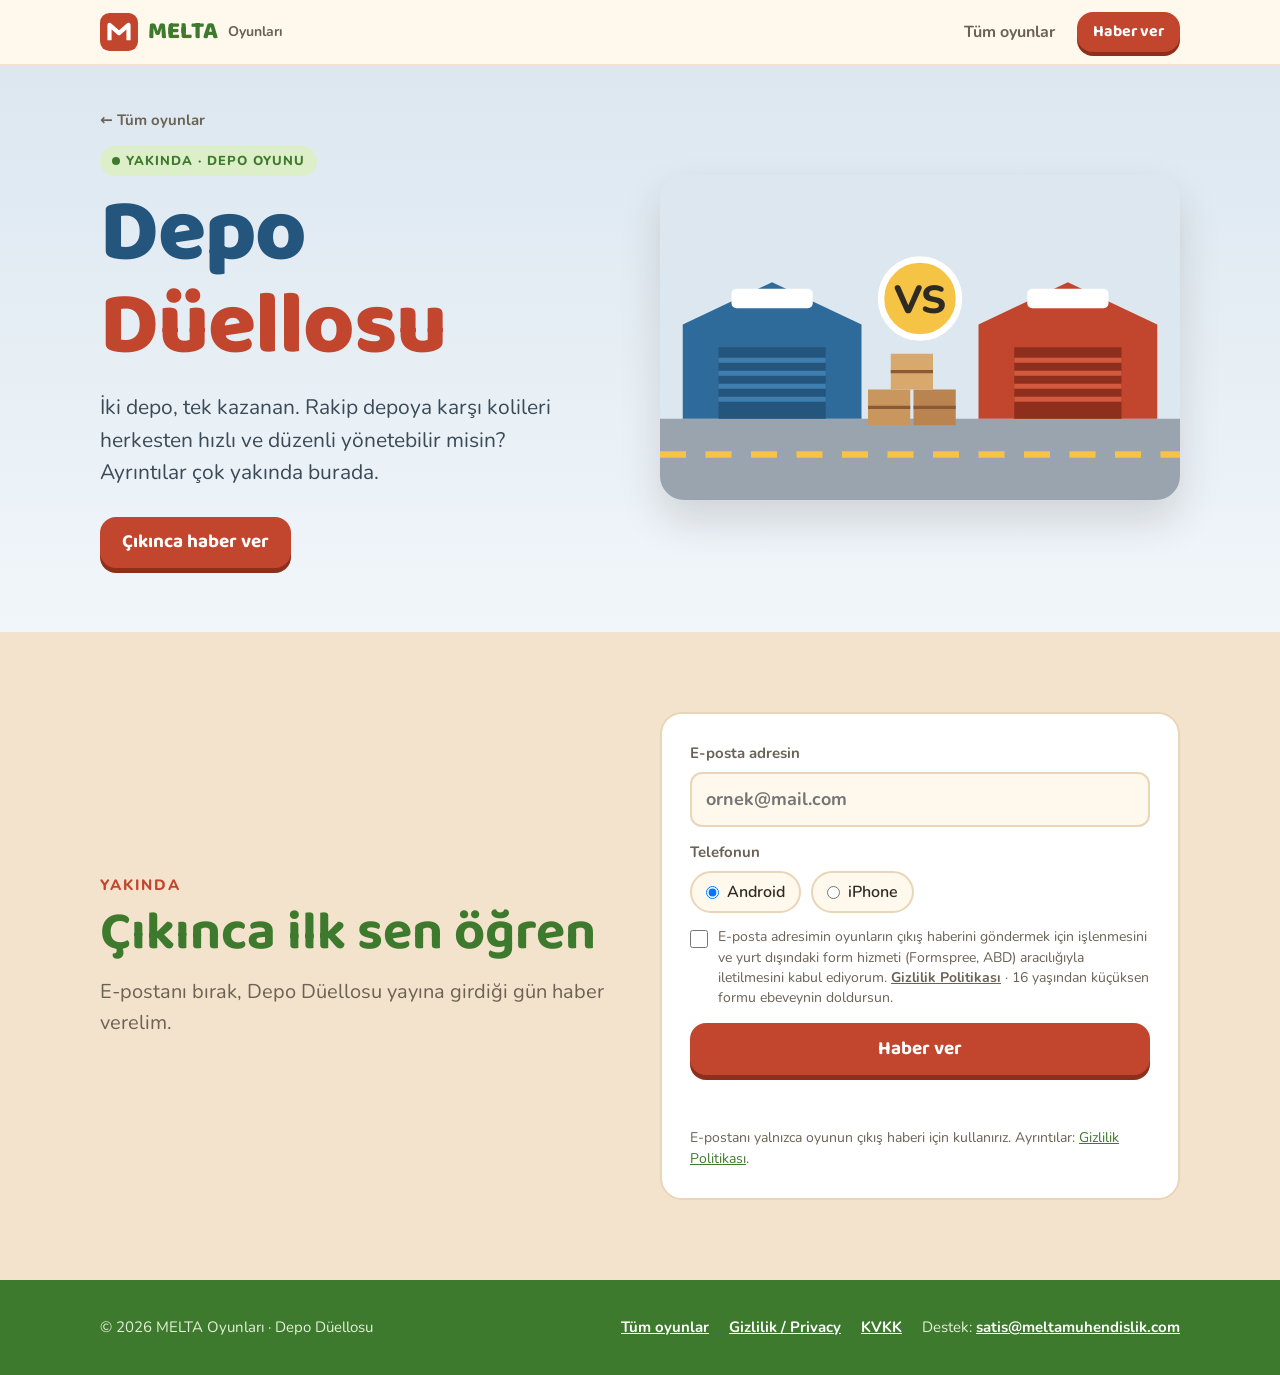
<file: depo-duellosu.html>
<!doctype html>
<html lang="tr">
<head>
<meta charset="utf-8">
<meta name="viewport" content="width=device-width, initial-scale=1, viewport-fit=cover">
<title>Depo Düellosu · MELTA Oyunları</title>
<link rel="stylesheet" href="fonts.css">
<meta name="description" content="Depo Düellosu: iki depo, tek kazanan. MELTA'nın yeni mobil oyunu yakında Google Play ve App Store'da.">
<link rel="icon" href="data:image/svg+xml,%3Csvg xmlns='http://www.w3.org/2000/svg' viewBox='0 0 64 64'%3E%3Crect width='64' height='64' rx='14' fill='%232F6B9A'/%3E%3Cpath d='M10 30 32 16l22 14v22H10z' fill='%23fff'/%3E%3C/svg%3E">
<link rel="stylesheet" href="stil.css">
<style>
.geri{font-weight:700;font-size:15px;color:var(--soluk);text-decoration:none;display:inline-block;margin-bottom:14px}
.kahraman{background:linear-gradient(180deg,#DCE7F0 0%,#F1F6FA 100%);overflow:hidden}
.kahraman .kap{display:grid;grid-template-columns:1fr 1fr;gap:40px;align-items:center;padding-block:40px 64px}
.kahraman h1{font-size:clamp(52px,7.5vw,88px);font-weight:800;color:#24557C;letter-spacing:-1px;margin-top:12px}
.kahraman h1 span{display:block;color:var(--kirmizi)}
.kahraman p.alt{font-size:21px;color:#3B4A57;margin:18px 0 28px;max-width:460px}
.kahraman svg{width:100%;height:auto;border-radius:24px;box-shadow:0 20px 40px rgba(46,42,36,.15)}
.yolda{display:grid;grid-template-columns:repeat(3,1fr);gap:20px}
.adim{background:#fff;border:2px solid var(--cizgi);border-radius:20px;padding:22px}
.adim b{display:block;font-family:var(--baslik);font-size:22px;margin-bottom:4px}
.adim p{color:var(--soluk);font-size:16px}
.adim.tamam{border-color:#F3C995;background:#FFF6EA}
@media (max-width:860px){.kahraman .kap{grid-template-columns:1fr}.yolda{grid-template-columns:1fr}}
</style>
</head>
<body>

<header class="ust">
 <div class="kap">
  <a class="logo" href="index.html">
   <svg viewBox="0 0 64 64" aria-hidden="true"><rect width="64" height="64" rx="16" fill="#C2462E"/><path d="M16 46V20l16 14 16-14v26" fill="none" stroke="#fff" stroke-width="7" stroke-linejoin="round"/></svg>
   MELTA <small>Oyunları</small>
  </a>
  <nav>
   <a href="index.html#oyunlar">Tüm oyunlar</a>
   <a class="dugme" href="#haber">Haber ver</a>
  </nav>
 </div>
</header>

<section class="kahraman">
 <div class="kap">
  <div>
   <a class="geri" href="index.html#oyunlar">← Tüm oyunlar</a><br>
   <span class="durum-etiket yakinda">Yakında · Depo oyunu</span>
   <h1>Depo <span>Düellosu</span></h1>
   <p class="alt">İki depo, tek kazanan. Rakip depoya karşı kolileri herkesten hızlı ve düzenli yönetebilir misin? Ayrıntılar çok yakında burada.</p>
   <a class="dugme" href="#haber">Çıkınca haber ver</a>
  </div>
  <svg viewBox="0 0 320 200" role="img" aria-label="Biri mavi biri kırmızı iki rakip depo ve aralarında VS yazısı"><rect width="320" height="200" fill="#DCE7F0"/><rect y="150" width="320" height="50" fill="#9AA4AE"/><path d="M0 172h320" stroke="#F6C445" stroke-width="4" stroke-dasharray="16 12"/><g transform="translate(14 62)"><path d="M0 30 55 4l55 26v58H0z" fill="#2F6B9A"/><rect x="22" y="44" width="66" height="44" fill="#24557C"/><g stroke="#3E7EB0" stroke-width="3"><path d="M22 52h66M22 60h66M22 68h66M22 76h66"/></g><rect x="30" y="8" width="50" height="12" rx="3" fill="#fff"/></g><g transform="translate(196 62)"><path d="M0 30 55 4l55 26v58H0z" fill="#C2462E"/><rect x="22" y="44" width="66" height="44" fill="#8E2F1D"/><g stroke="#D45A3E" stroke-width="3"><path d="M22 52h66M22 60h66M22 68h66M22 76h66"/></g><rect x="30" y="8" width="50" height="12" rx="3" fill="#fff"/></g><g><rect x="128" y="132" width="26" height="22" fill="#C9965E"/><rect x="156" y="132" width="26" height="22" fill="#B98450"/><rect x="142" y="110" width="26" height="22" fill="#D9A86C"/><path d="M128 143h26M156 143h26M142 121h26" stroke="#8A5A36" stroke-width="2"/></g><circle cx="160" cy="76" r="24" fill="#F6C445" stroke="#fff" stroke-width="4"/><text x="160" y="85" text-anchor="middle" font-family="Baloo 2, sans-serif" font-size="24" font-weight="800" fill="#2E2A24">VS</text></svg>
 </div>
</section>

<section class="bolum haber" id="haber">
 <div class="kap">
  <div>
   <p class="ust-yazi">Yakında</p>
   <h2>Çıkınca ilk sen öğren</h2>
   <p class="giris" style="margin-bottom:0">E-postanı bırak, Depo Düellosu yayına girdiği gün haber verelim.</p>
  </div>
  <form id="haber-formu" action="https://formspree.io/f/xppqrdaz" method="POST" novalidate>
   <label class="alan" for="f-eposta">E-posta adresin<input id="f-eposta" name="email" type="email" required autocomplete="email" placeholder="ornek@mail.com"></label>
   <div>
    <p class="grup-baslik">Telefonun</p>
    <div class="secim">
     <label><input type="radio" name="telefon" value="Android" checked> Android</label>
     <label><input type="radio" name="telefon" value="iPhone"> iPhone</label>
    </div>
   </div>
   <input type="hidden" name="oyunlar" value="Depo Düellosu">
   <input class="gizli" type="text" name="_gotcha" tabindex="-1" autocomplete="off">
   <input type="hidden" name="_subject" value="Depo Düellosu · çıkınca haber ver">
   <label class="riza"><input id="f-riza" type="checkbox" name="acik_riza" value="Evet"> <span>E-posta adresimin oyunların çıkış haberini göndermek için işlenmesini ve yurt dışındaki form hizmeti (Formspree, ABD) aracılığıyla iletilmesini kabul ediyorum. <a href="gizlilik.html" target="_blank">Gizlilik Politikası</a> · 16 yaşından küçüksen formu ebeveynin doldursun.</span></label>
   <button class="dugme" type="submit">Haber ver</button>
   <p id="durum" role="status"></p>
   <p class="form-not">E-postanı yalnızca oyunun çıkış haberi için kullanırız. Ayrıntılar: <a href="gizlilik.html">Gizlilik Politikası</a>.</p>
  </form>
 </div>
</section>

<footer class="alt">
 <div class="kap">
  <span>© <span id="yil">2026</span> MELTA Oyunları · Depo Düellosu</span>
  <nav>
   <a href="index.html">Tüm oyunlar</a>
   <a href="gizlilik.html">Gizlilik / Privacy</a>
   <a href="kvkk.html">KVKK</a>
   <span>Destek: <a href="mailto:satis@meltamuhendislik.com">satis@meltamuhendislik.com</a></span>
  </nav>
 </div>
</footer>

<script src="form.js"></script>
</body>
</html>
</file>
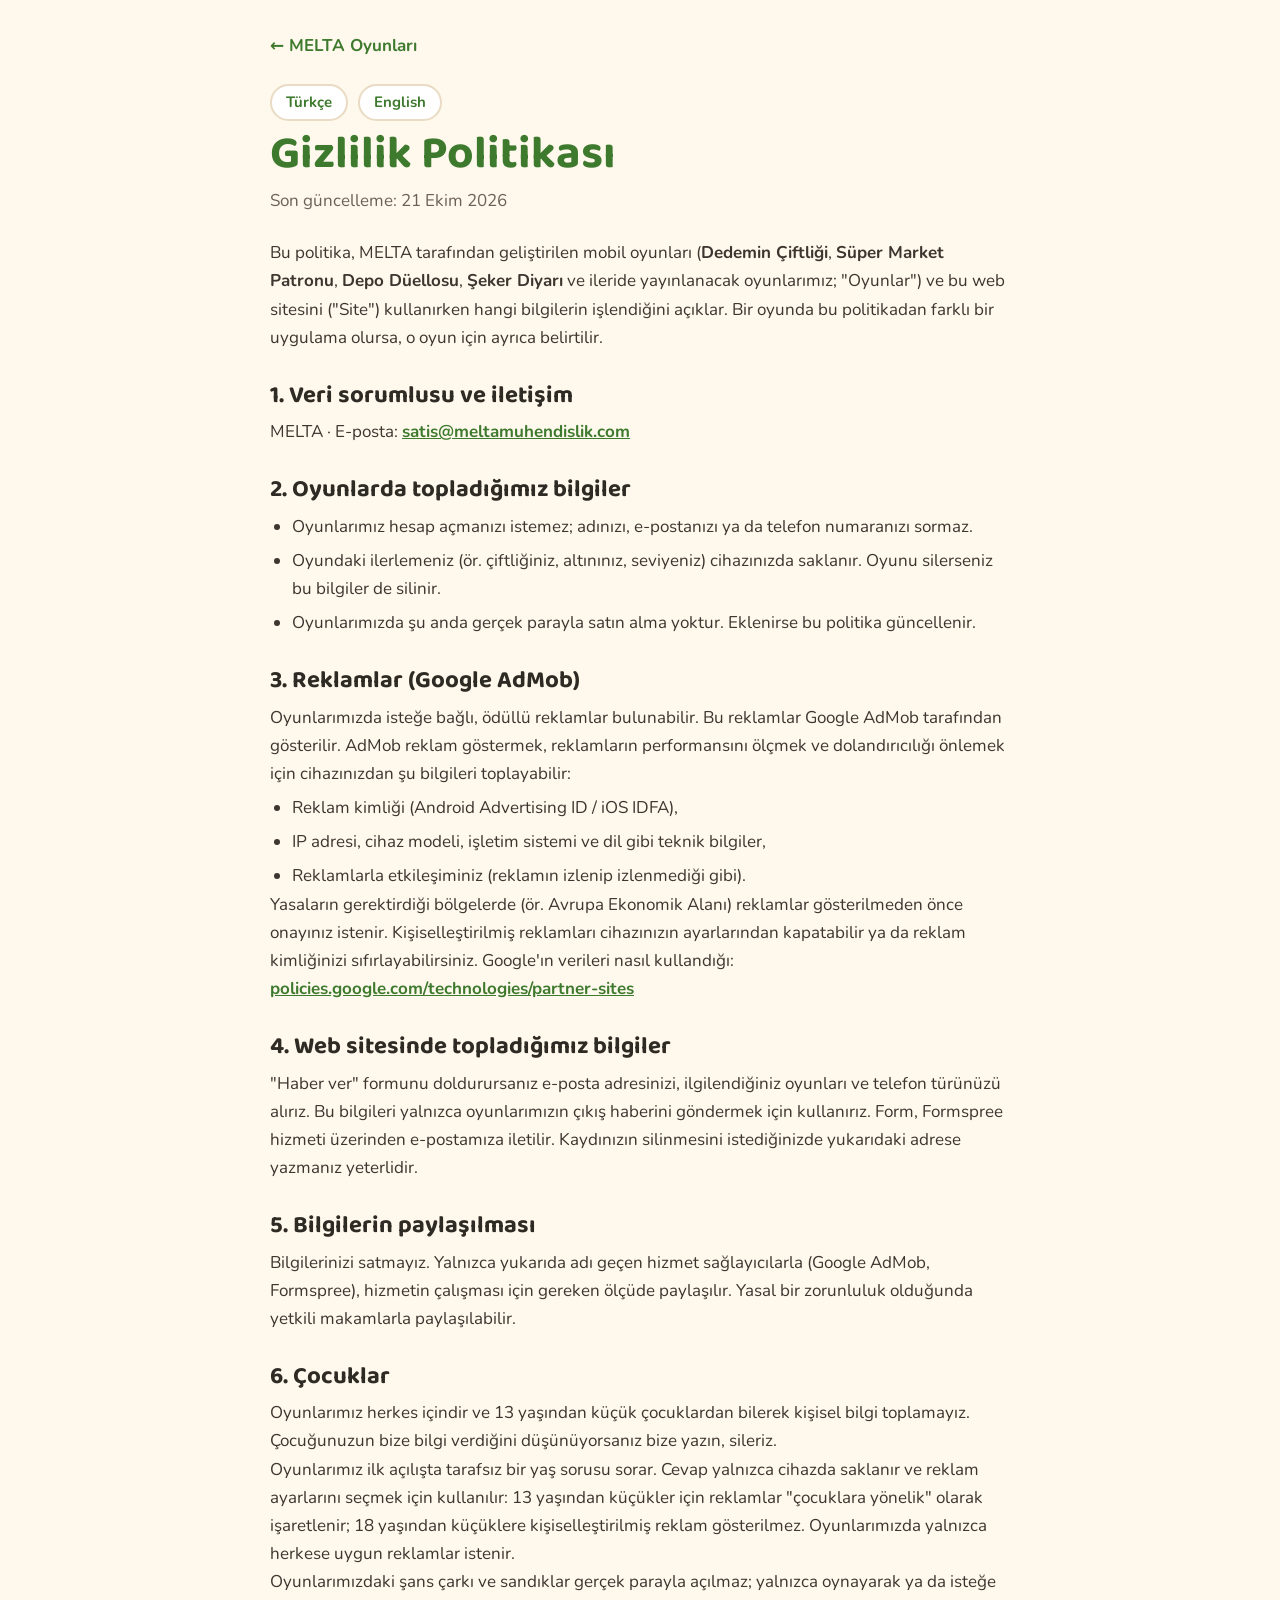
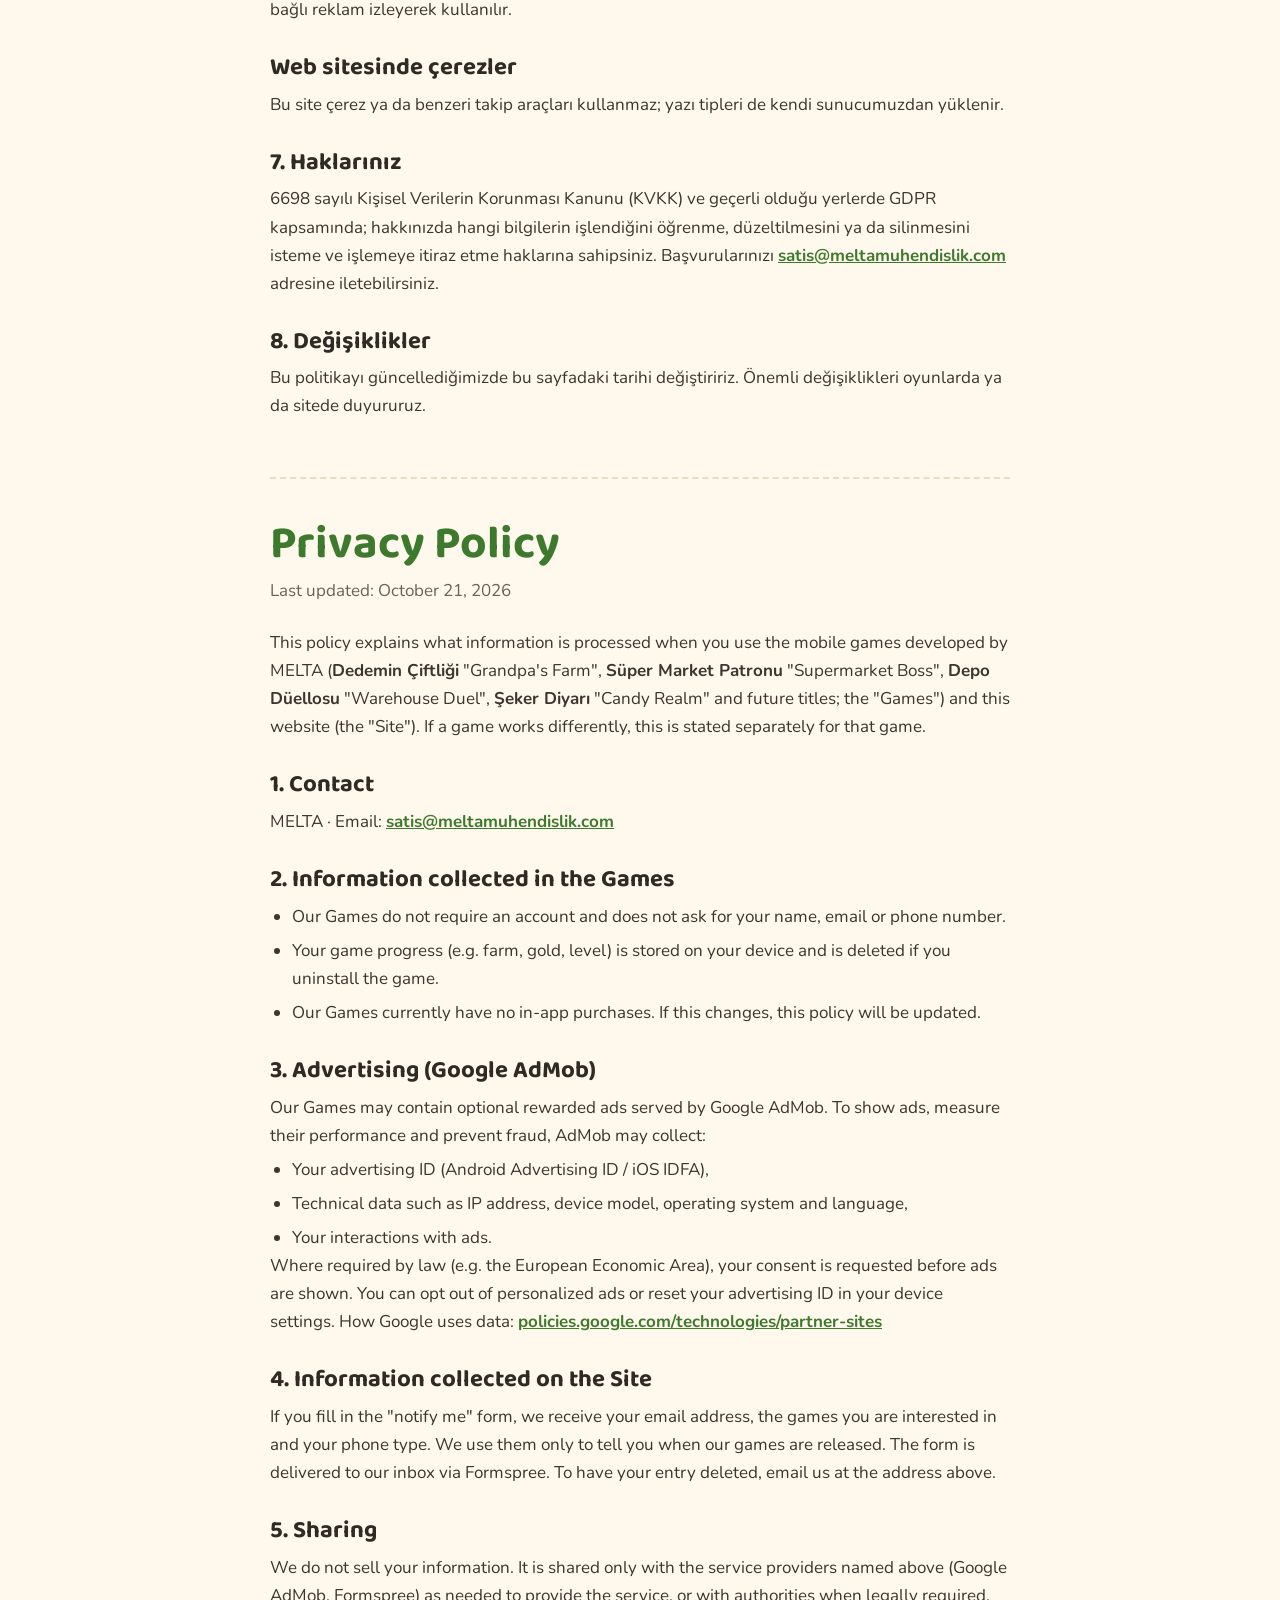
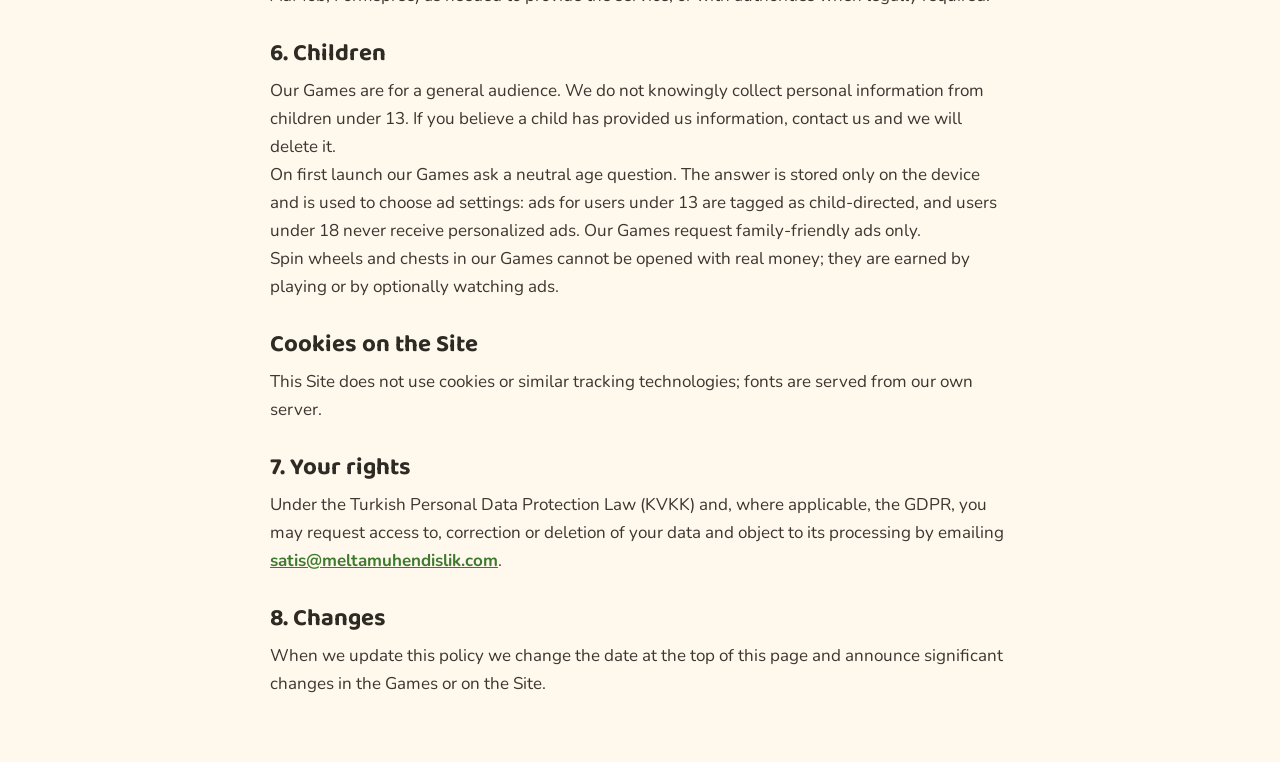
<file: gizlilik.html>
<!doctype html>
<html lang="tr">
<head>
<meta charset="utf-8">
<meta name="viewport" content="width=device-width, initial-scale=1">
<title>Gizlilik Politikası · MELTA Oyunları</title>
<link rel="stylesheet" href="fonts.css">
<meta name="description" content="MELTA mobil oyunları (Dedemin Çiftliği, Süper Market Patronu, Depo Düellosu, Şeker Diyarı) ve web sitesi gizlilik politikası / privacy policy.">
<style>
:root{color-scheme:light;--yesil:#3E7A2E;--krem:#FFF8EC;--yazi:#2E2A24;--soluk:#6B6255;--cizgi:#EADBC4;--kirmizi:#C2462E}
*{box-sizing:border-box;margin:0;padding:0}
body{font-family:"Nunito",system-ui,sans-serif;background:var(--krem);color:var(--yazi);font-size:17px;line-height:1.65}
.kap{max-width:780px;margin:0 auto;padding:32px 20px 64px}
a{color:var(--yesil);font-weight:700}
.geri{display:inline-block;margin-bottom:24px;text-decoration:none}
h1{font-family:"Baloo 2",system-ui,sans-serif;font-size:clamp(34px,6vw,46px);line-height:1.1;color:var(--yesil)}
h2{font-family:"Baloo 2",system-ui,sans-serif;font-size:24px;line-height:1.2;margin:30px 0 8px}
p,li{color:#3B3630}
ul{padding-left:22px;display:grid;gap:6px;margin-top:6px}
.tarih{color:var(--soluk);margin:8px 0 24px}
.dil{display:flex;gap:10px;margin-bottom:8px}
.dil a{background:#fff;border:2px solid var(--cizgi);border-radius:999px;padding:4px 14px;text-decoration:none;font-size:15px}
hr{border:0;border-top:2px dashed var(--cizgi);margin:56px 0 40px}
.kutu{background:#fff;border:2px solid var(--cizgi);border-radius:16px;padding:16px 20px;margin-top:10px}
</style>
</head>
<body>
<main class="kap">
<a class="geri" href="index.html">← MELTA Oyunları</a>
<div class="dil"><a href="#tr">Türkçe</a><a href="#en">English</a></div>

<section id="tr" lang="tr">
<h1>Gizlilik Politikası</h1>
<p class="tarih">Son güncelleme: 21 Ekim 2026</p>

<p>Bu politika, MELTA tarafından geliştirilen mobil oyunları (<b>Dedemin Çiftliği</b>, <b>Süper Market Patronu</b>, <b>Depo Düellosu</b>, <b>Şeker Diyarı</b> ve ileride yayınlanacak oyunlarımız; "Oyunlar") ve bu web sitesini ("Site") kullanırken hangi bilgilerin işlendiğini açıklar. Bir oyunda bu politikadan farklı bir uygulama olursa, o oyun için ayrıca belirtilir.</p>

<h2>1. Veri sorumlusu ve iletişim</h2>
<p>MELTA · E-posta: <a href="mailto:satis@meltamuhendislik.com">satis@meltamuhendislik.com</a></p>

<h2>2. Oyunlarda topladığımız bilgiler</h2>
<ul>
<li>Oyunlarımız hesap açmanızı istemez; adınızı, e-postanızı ya da telefon numaranızı sormaz.</li>
<li>Oyundaki ilerlemeniz (ör. çiftliğiniz, altınınız, seviyeniz) cihazınızda saklanır. Oyunu silerseniz bu bilgiler de silinir.</li>
<li>Oyunlarımızda şu anda gerçek parayla satın alma yoktur. Eklenirse bu politika güncellenir.</li>
</ul>

<h2>3. Reklamlar (Google AdMob)</h2>
<p>Oyunlarımızda isteğe bağlı, ödüllü reklamlar bulunabilir. Bu reklamlar Google AdMob tarafından gösterilir. AdMob reklam göstermek, reklamların performansını ölçmek ve dolandırıcılığı önlemek için cihazınızdan şu bilgileri toplayabilir:</p>
<ul>
<li>Reklam kimliği (Android Advertising ID / iOS IDFA),</li>
<li>IP adresi, cihaz modeli, işletim sistemi ve dil gibi teknik bilgiler,</li>
<li>Reklamlarla etkileşiminiz (reklamın izlenip izlenmediği gibi).</li>
</ul>
<p>Yasaların gerektirdiği bölgelerde (ör. Avrupa Ekonomik Alanı) reklamlar gösterilmeden önce onayınız istenir. Kişiselleştirilmiş reklamları cihazınızın ayarlarından kapatabilir ya da reklam kimliğinizi sıfırlayabilirsiniz. Google'ın verileri nasıl kullandığı: <a href="https://policies.google.com/technologies/partner-sites" rel="noopener">policies.google.com/technologies/partner-sites</a></p>

<h2>4. Web sitesinde topladığımız bilgiler</h2>
<p>"Haber ver" formunu doldurursanız e-posta adresinizi, ilgilendiğiniz oyunları ve telefon türünüzü alırız. Bu bilgileri yalnızca oyunlarımızın çıkış haberini göndermek için kullanırız. Form, Formspree hizmeti üzerinden e-postamıza iletilir. Kaydınızın silinmesini istediğinizde yukarıdaki adrese yazmanız yeterlidir.</p>

<h2>5. Bilgilerin paylaşılması</h2>
<p>Bilgilerinizi satmayız. Yalnızca yukarıda adı geçen hizmet sağlayıcılarla (Google AdMob, Formspree), hizmetin çalışması için gereken ölçüde paylaşılır. Yasal bir zorunluluk olduğunda yetkili makamlarla paylaşılabilir.</p>

<h2>6. Çocuklar</h2>
<p>Oyunlarımız herkes içindir ve 13 yaşından küçük çocuklardan bilerek kişisel bilgi toplamayız. Çocuğunuzun bize bilgi verdiğini düşünüyorsanız bize yazın, sileriz.</p>
<p>Oyunlarımız ilk açılışta tarafsız bir yaş sorusu sorar. Cevap yalnızca cihazda saklanır ve reklam ayarlarını seçmek için kullanılır: 13 yaşından küçükler için reklamlar "çocuklara yönelik" olarak işaretlenir; 18 yaşından küçüklere kişiselleştirilmiş reklam gösterilmez. Oyunlarımızda yalnızca herkese uygun reklamlar istenir.</p>
<p>Oyunlarımızdaki şans çarkı ve sandıklar gerçek parayla açılmaz; yalnızca oynayarak ya da isteğe bağlı reklam izleyerek kullanılır.</p>
<h2>Web sitesinde çerezler</h2>
<p>Bu site çerez ya da benzeri takip araçları kullanmaz; yazı tipleri de kendi sunucumuzdan yüklenir.</p>

<h2>7. Haklarınız</h2>
<p>6698 sayılı Kişisel Verilerin Korunması Kanunu (KVKK) ve geçerli olduğu yerlerde GDPR kapsamında; hakkınızda hangi bilgilerin işlendiğini öğrenme, düzeltilmesini ya da silinmesini isteme ve işlemeye itiraz etme haklarına sahipsiniz. Başvurularınızı <a href="mailto:satis@meltamuhendislik.com">satis@meltamuhendislik.com</a> adresine iletebilirsiniz.</p>

<h2>8. Değişiklikler</h2>
<p>Bu politikayı güncellediğimizde bu sayfadaki tarihi değiştiririz. Önemli değişiklikleri oyunlarda ya da sitede duyururuz.</p>
</section>

<hr>

<section id="en" lang="en">
<h1>Privacy Policy</h1>
<p class="tarih">Last updated: October 21, 2026</p>

<p>This policy explains what information is processed when you use the mobile games developed by MELTA (<b>Dedemin Çiftliği</b> "Grandpa's Farm", <b>Süper Market Patronu</b> "Supermarket Boss", <b>Depo Düellosu</b> "Warehouse Duel", <b>Şeker Diyarı</b> "Candy Realm" and future titles; the "Games") and this website (the "Site"). If a game works differently, this is stated separately for that game.</p>

<h2>1. Contact</h2>
<p>MELTA · Email: <a href="mailto:satis@meltamuhendislik.com">satis@meltamuhendislik.com</a></p>

<h2>2. Information collected in the Games</h2>
<ul>
<li>Our Games do not require an account and does not ask for your name, email or phone number.</li>
<li>Your game progress (e.g. farm, gold, level) is stored on your device and is deleted if you uninstall the game.</li>
<li>Our Games currently have no in-app purchases. If this changes, this policy will be updated.</li>
</ul>

<h2>3. Advertising (Google AdMob)</h2>
<p>Our Games may contain optional rewarded ads served by Google AdMob. To show ads, measure their performance and prevent fraud, AdMob may collect:</p>
<ul>
<li>Your advertising ID (Android Advertising ID / iOS IDFA),</li>
<li>Technical data such as IP address, device model, operating system and language,</li>
<li>Your interactions with ads.</li>
</ul>
<p>Where required by law (e.g. the European Economic Area), your consent is requested before ads are shown. You can opt out of personalized ads or reset your advertising ID in your device settings. How Google uses data: <a href="https://policies.google.com/technologies/partner-sites" rel="noopener">policies.google.com/technologies/partner-sites</a></p>

<h2>4. Information collected on the Site</h2>
<p>If you fill in the "notify me" form, we receive your email address, the games you are interested in and your phone type. We use them only to tell you when our games are released. The form is delivered to our inbox via Formspree. To have your entry deleted, email us at the address above.</p>

<h2>5. Sharing</h2>
<p>We do not sell your information. It is shared only with the service providers named above (Google AdMob, Formspree) as needed to provide the service, or with authorities when legally required.</p>

<h2>6. Children</h2>
<p>Our Games are for a general audience. We do not knowingly collect personal information from children under 13. If you believe a child has provided us information, contact us and we will delete it.</p>
<p>On first launch our Games ask a neutral age question. The answer is stored only on the device and is used to choose ad settings: ads for users under 13 are tagged as child-directed, and users under 18 never receive personalized ads. Our Games request family-friendly ads only.</p>
<p>Spin wheels and chests in our Games cannot be opened with real money; they are earned by playing or by optionally watching ads.</p>
<h2>Cookies on the Site</h2>
<p>This Site does not use cookies or similar tracking technologies; fonts are served from our own server.</p>

<h2>7. Your rights</h2>
<p>Under the Turkish Personal Data Protection Law (KVKK) and, where applicable, the GDPR, you may request access to, correction or deletion of your data and object to its processing by emailing <a href="mailto:satis@meltamuhendislik.com">satis@meltamuhendislik.com</a>.</p>

<h2>8. Changes</h2>
<p>When we update this policy we change the date at the top of this page and announce significant changes in the Games or on the Site.</p>
</section>
</main>
</body>
</html>
</file>
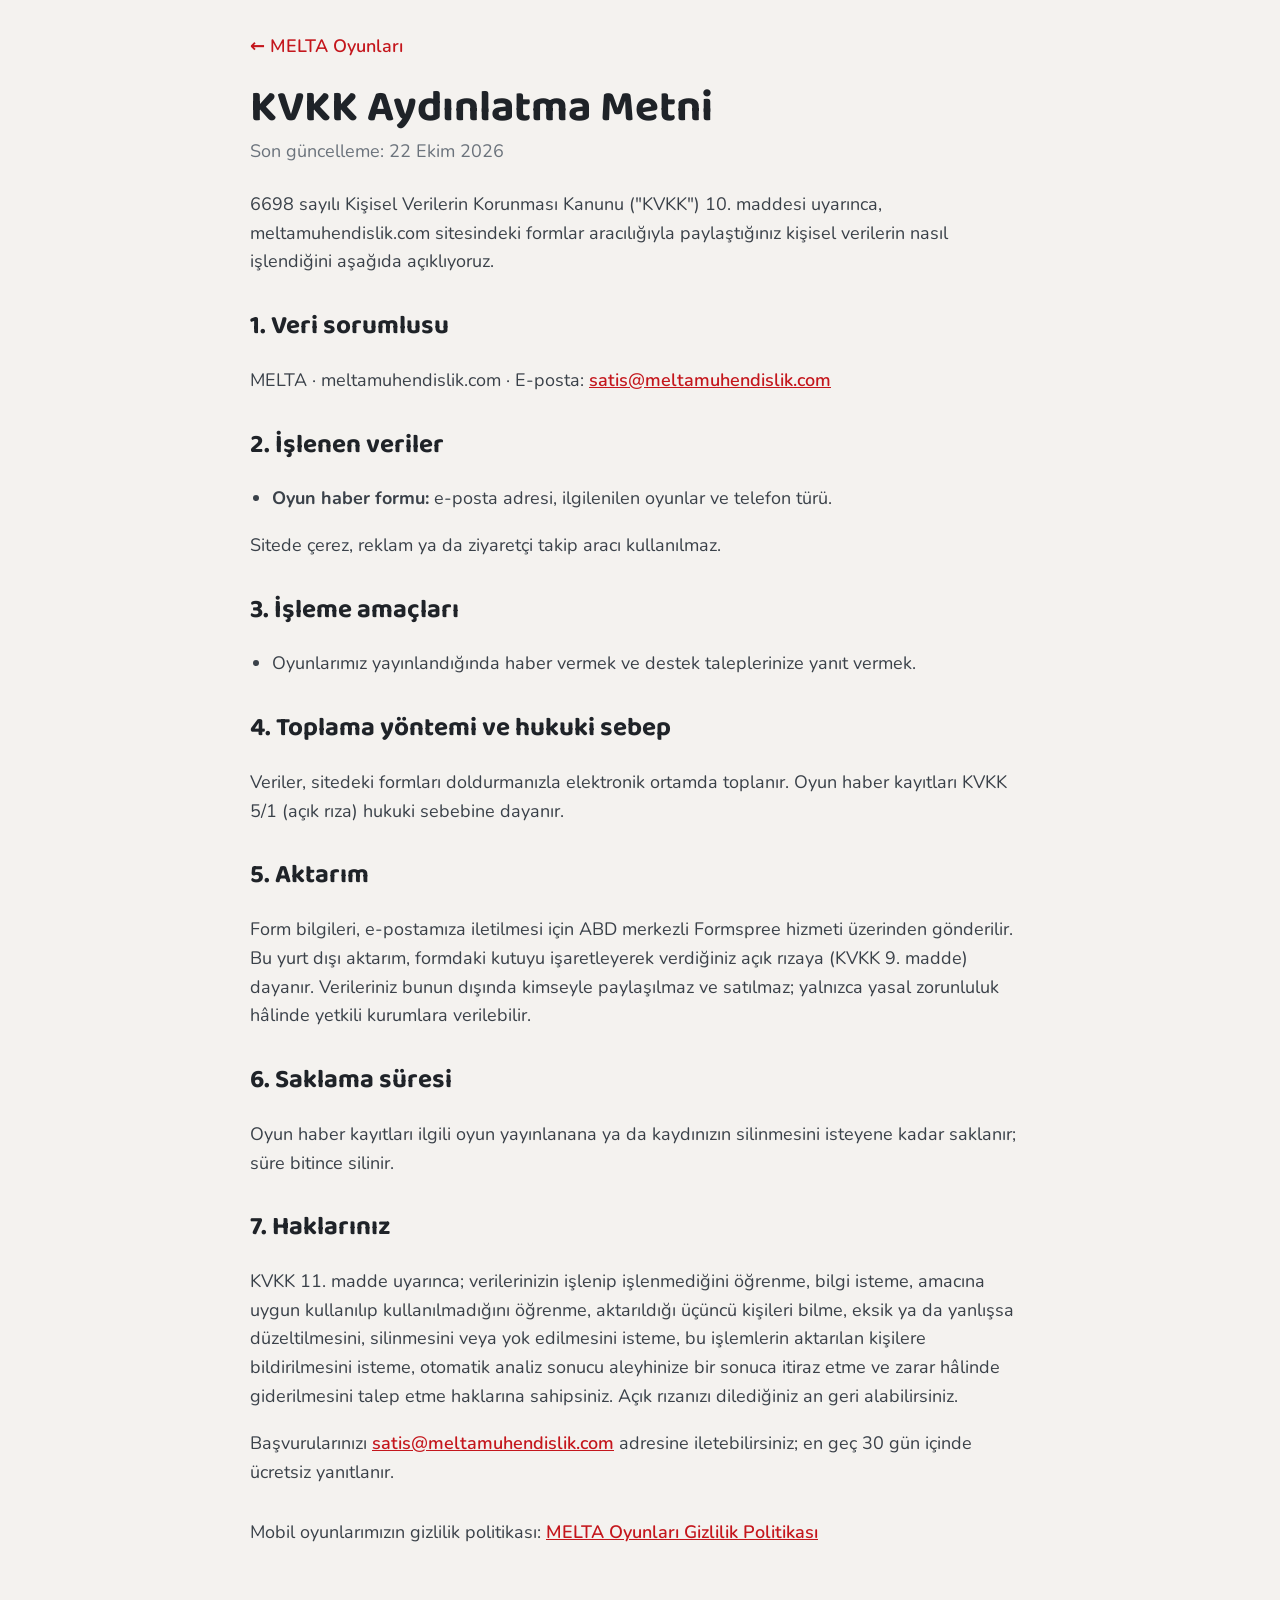
<file: kvkk.html>
<!doctype html>
<html lang="tr">
<head>
<meta charset="utf-8">
<meta name="viewport" content="width=device-width, initial-scale=1">
<title>KVKK Aydınlatma Metni · MELTA</title>
<link rel="icon" href="favicon.png">
<link href="fonts.css" rel="stylesheet">
<style>
body{margin:0;font-family:Nunito,system-ui,sans-serif;background:#F4F2EF;color:#1F2328;font-size:18px;line-height:1.6}
.kap{max-width:780px;margin:0 auto;padding:32px 20px 64px}
a{color:#C4161C;font-weight:600}
.geri{display:inline-block;margin-bottom:24px;text-decoration:none}
h1{font-family:"Baloo 2",system-ui,sans-serif;font-size:44px;line-height:1.05;margin:0 0 6px}
h2{font-family:"Baloo 2",system-ui,sans-serif;font-size:26px;margin:30px 0 6px}
p,li{color:#3A4149}
ul{padding-left:22px}
.tarih{color:#6B737C;margin:0 0 24px}
</style>
</head>
<body>
<div class="kap">
<a class="geri" href="./">← MELTA Oyunları</a>
<h1>KVKK Aydınlatma Metni</h1>
<p class="tarih">Son güncelleme: 22 Ekim 2026</p>
<p>6698 sayılı Kişisel Verilerin Korunması Kanunu ("KVKK") 10. maddesi uyarınca, meltamuhendislik.com sitesindeki formlar aracılığıyla paylaştığınız kişisel verilerin nasıl işlendiğini aşağıda açıklıyoruz.</p>

<h2>1. Veri sorumlusu</h2>
<p>MELTA · meltamuhendislik.com · E-posta: <a href="mailto:satis@meltamuhendislik.com">satis@meltamuhendislik.com</a></p>

<h2>2. İşlenen veriler</h2>
<ul>
<li><b>Oyun haber formu:</b> e-posta adresi, ilgilenilen oyunlar ve telefon türü.</li>
</ul>
<p>Sitede çerez, reklam ya da ziyaretçi takip aracı kullanılmaz.</p>

<h2>3. İşleme amaçları</h2>
<ul>
<li>Oyunlarımız yayınlandığında haber vermek ve destek taleplerinize yanıt vermek.</li>
</ul>

<h2>4. Toplama yöntemi ve hukuki sebep</h2>
<p>Veriler, sitedeki formları doldurmanızla elektronik ortamda toplanır. Oyun haber kayıtları KVKK 5/1 (açık rıza) hukuki sebebine dayanır.</p>

<h2>5. Aktarım</h2>
<p>Form bilgileri, e-postamıza iletilmesi için ABD merkezli Formspree hizmeti üzerinden gönderilir. Bu yurt dışı aktarım, formdaki kutuyu işaretleyerek verdiğiniz açık rızaya (KVKK 9. madde) dayanır. Verileriniz bunun dışında kimseyle paylaşılmaz ve satılmaz; yalnızca yasal zorunluluk hâlinde yetkili kurumlara verilebilir.</p>

<h2>6. Saklama süresi</h2>
<p>Oyun haber kayıtları ilgili oyun yayınlanana ya da kaydınızın silinmesini isteyene kadar saklanır; süre bitince silinir.</p>

<h2>7. Haklarınız</h2>
<p>KVKK 11. madde uyarınca; verilerinizin işlenip işlenmediğini öğrenme, bilgi isteme, amacına uygun kullanılıp kullanılmadığını öğrenme, aktarıldığı üçüncü kişileri bilme, eksik ya da yanlışsa düzeltilmesini, silinmesini veya yok edilmesini isteme, bu işlemlerin aktarılan kişilere bildirilmesini isteme, otomatik analiz sonucu aleyhinize bir sonuca itiraz etme ve zarar hâlinde giderilmesini talep etme haklarına sahipsiniz. Açık rızanızı dilediğiniz an geri alabilirsiniz.</p>
<p>Başvurularınızı <a href="mailto:satis@meltamuhendislik.com">satis@meltamuhendislik.com</a> adresine iletebilirsiniz; en geç 30 gün içinde ücretsiz yanıtlanır.</p>

<p style="margin-top:32px">Mobil oyunlarımızın gizlilik politikası: <a href="gizlilik.html">MELTA Oyunları Gizlilik Politikası</a></p>
</div>
</body>
</html>
</file>
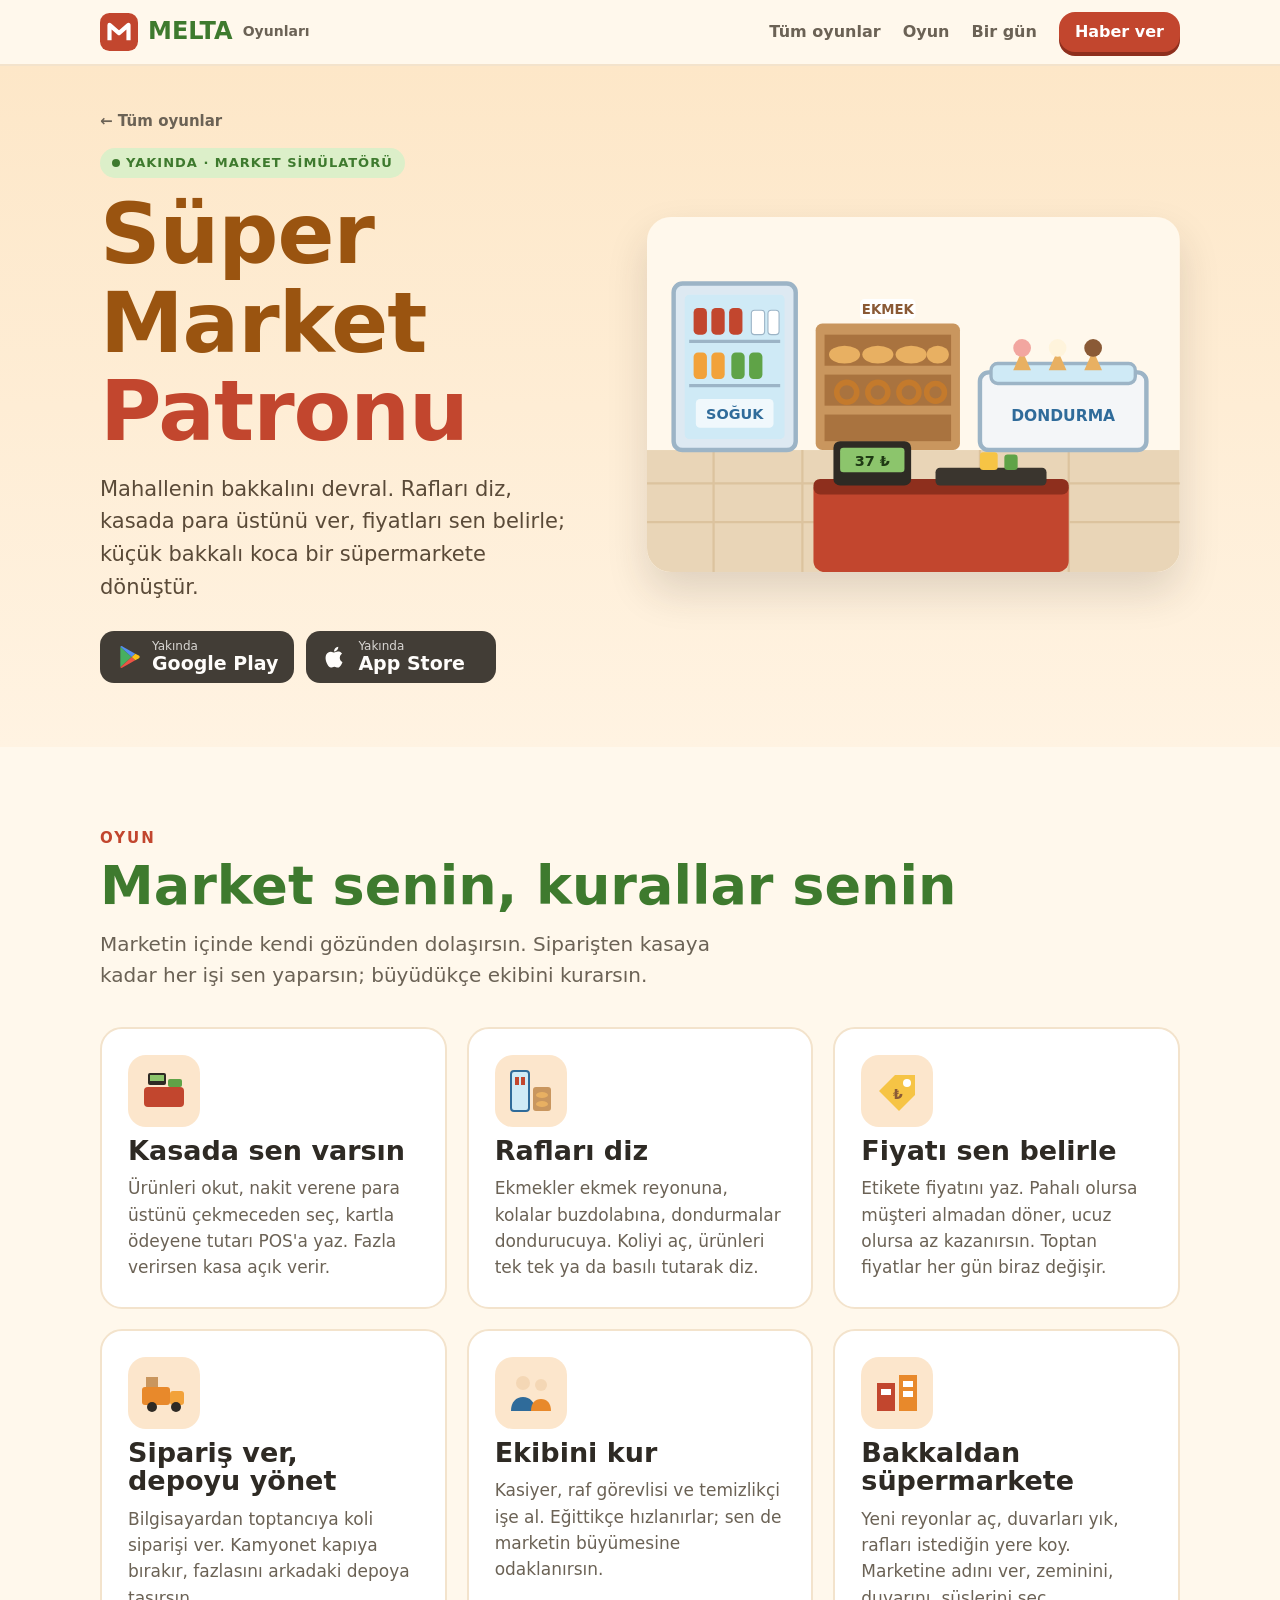
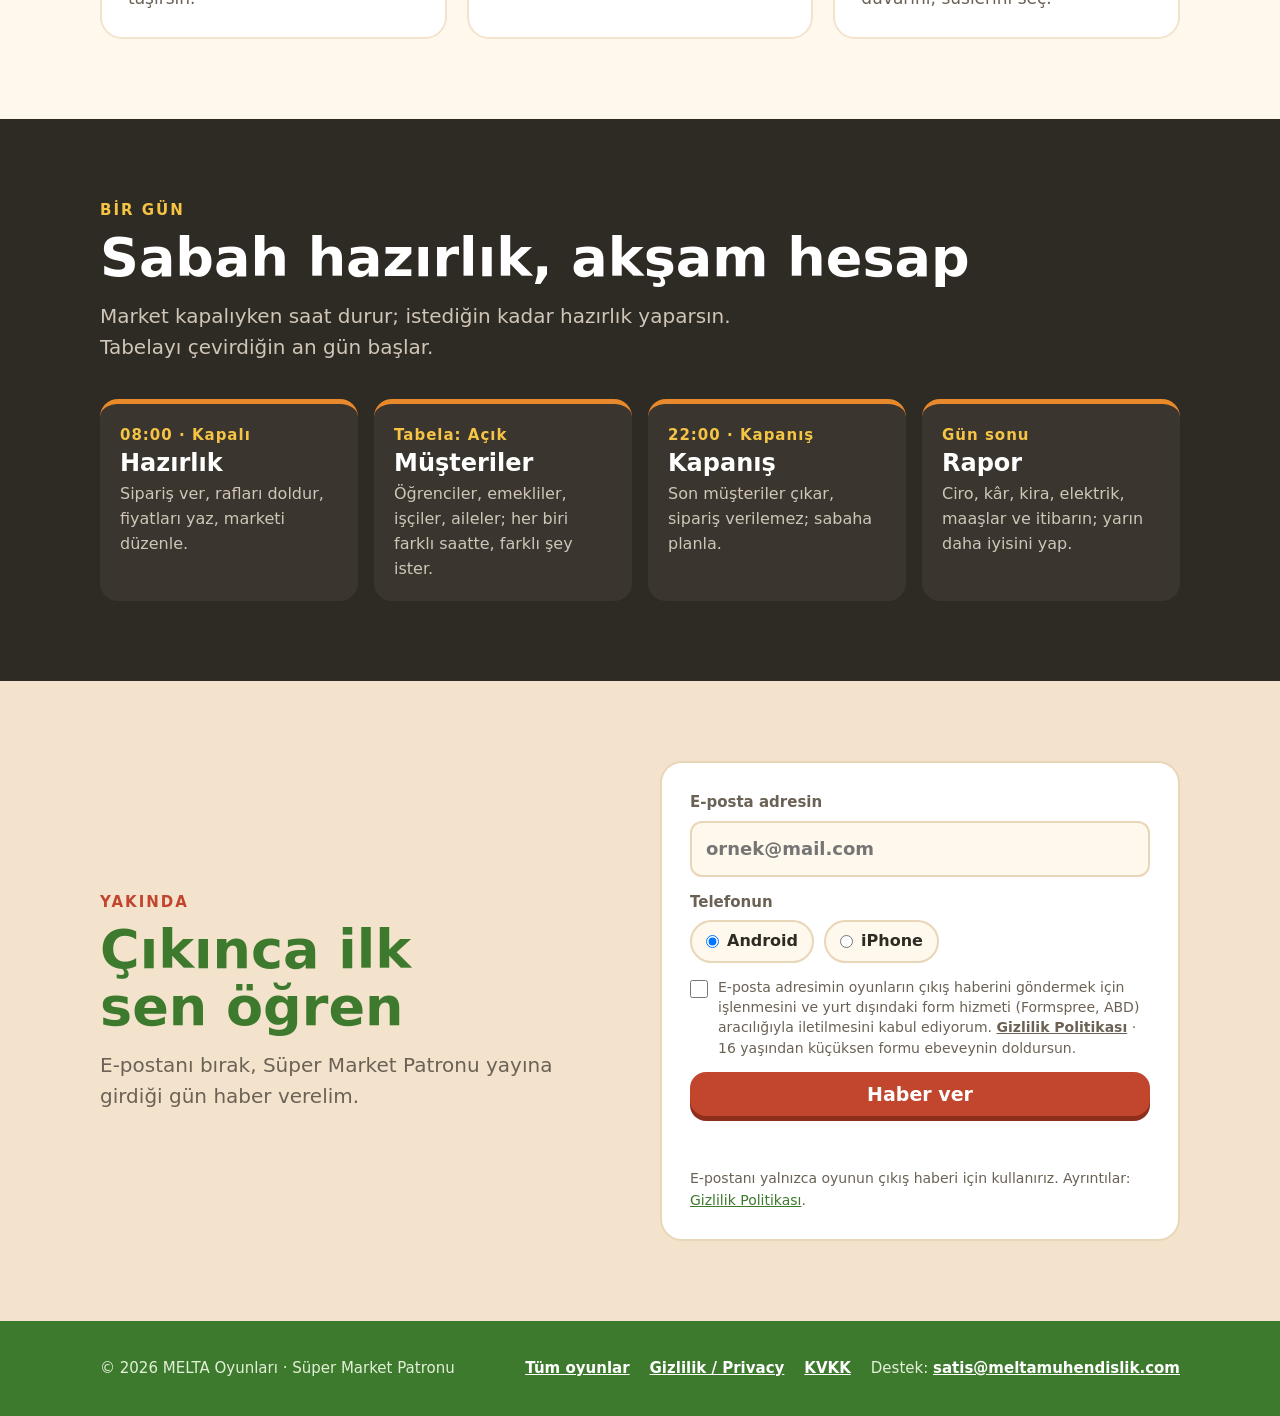
<file: mini-marketim.html>
<!doctype html>
<html lang="tr"><head><meta charset="utf-8"><title>Süper Market Patronu</title>
<link rel="stylesheet" href="fonts.css"><meta http-equiv="refresh" content="0; url=super-market-patronu.html"><link rel="canonical" href="super-market-patronu.html"></head><body><p><a href="super-market-patronu.html">Süper Market Patronu</a> sayfasına yönlendiriliyorsunuz.</p></body></html>
</file>
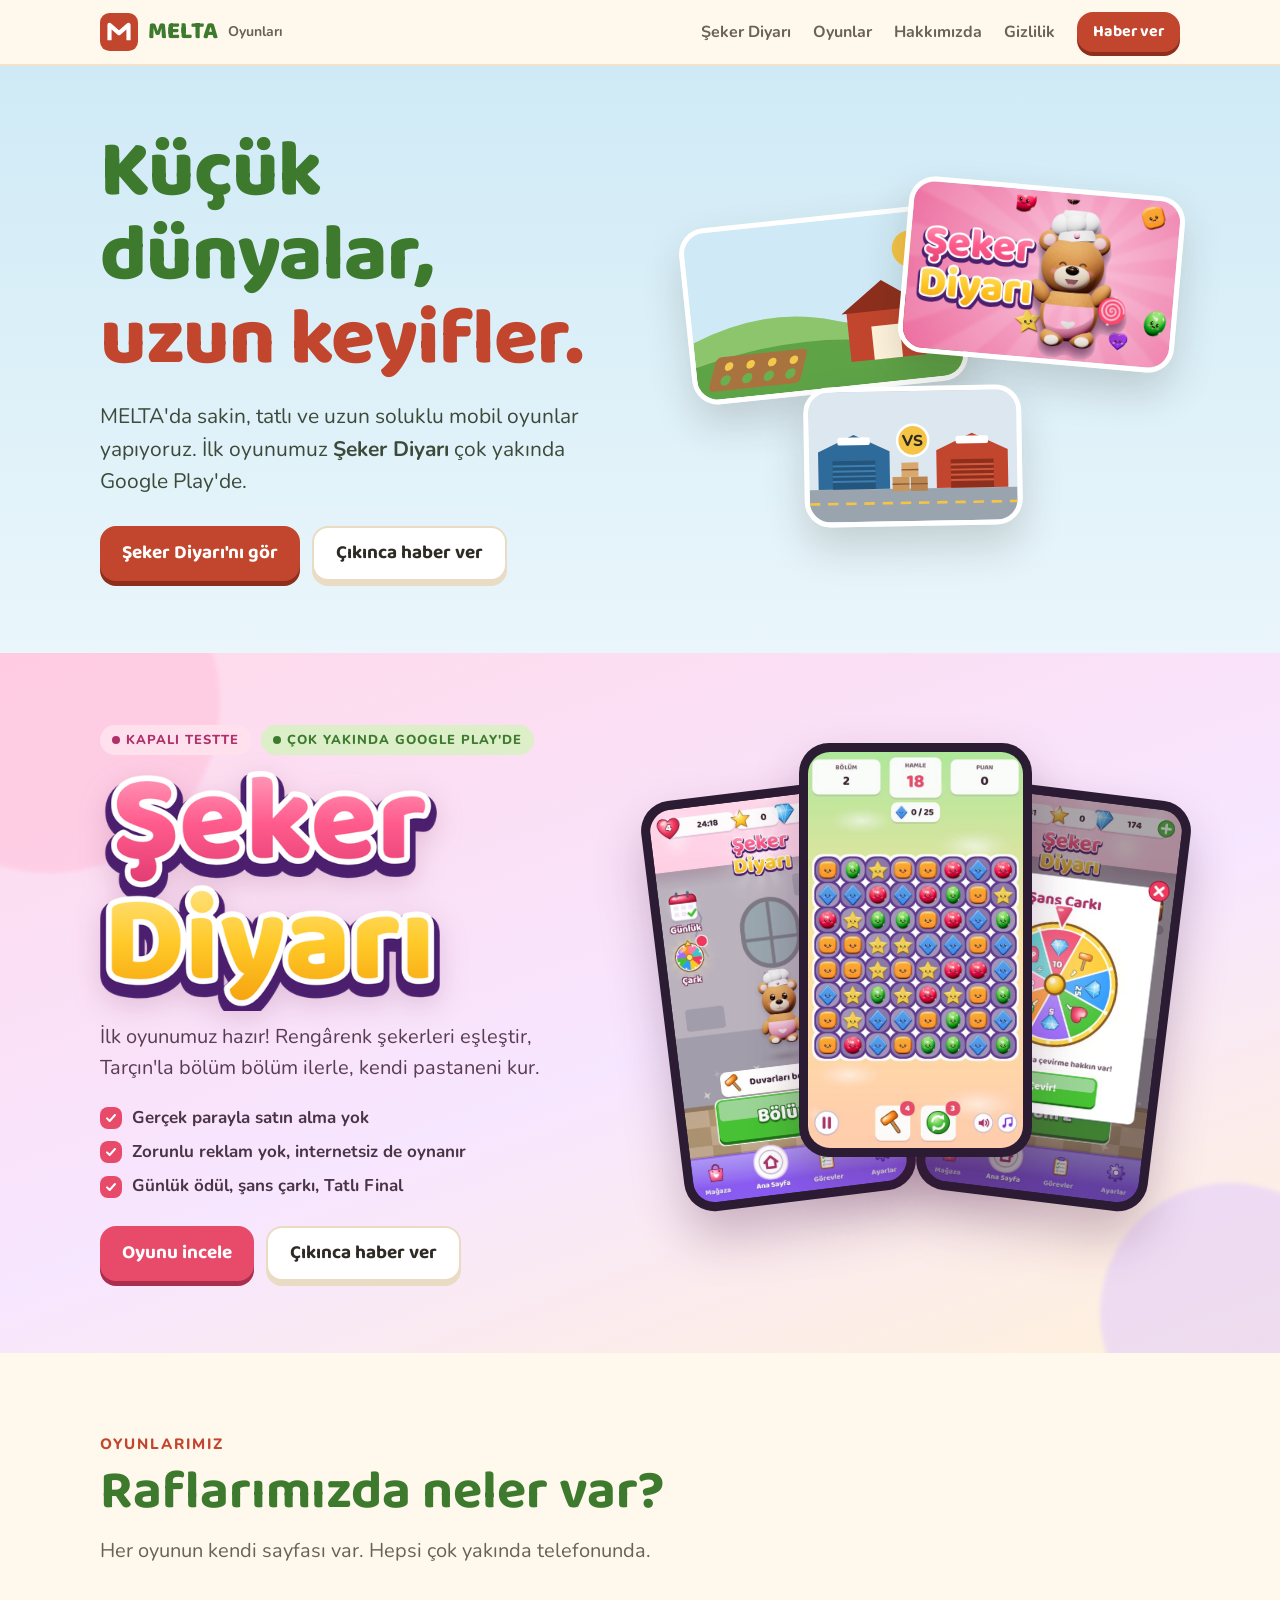
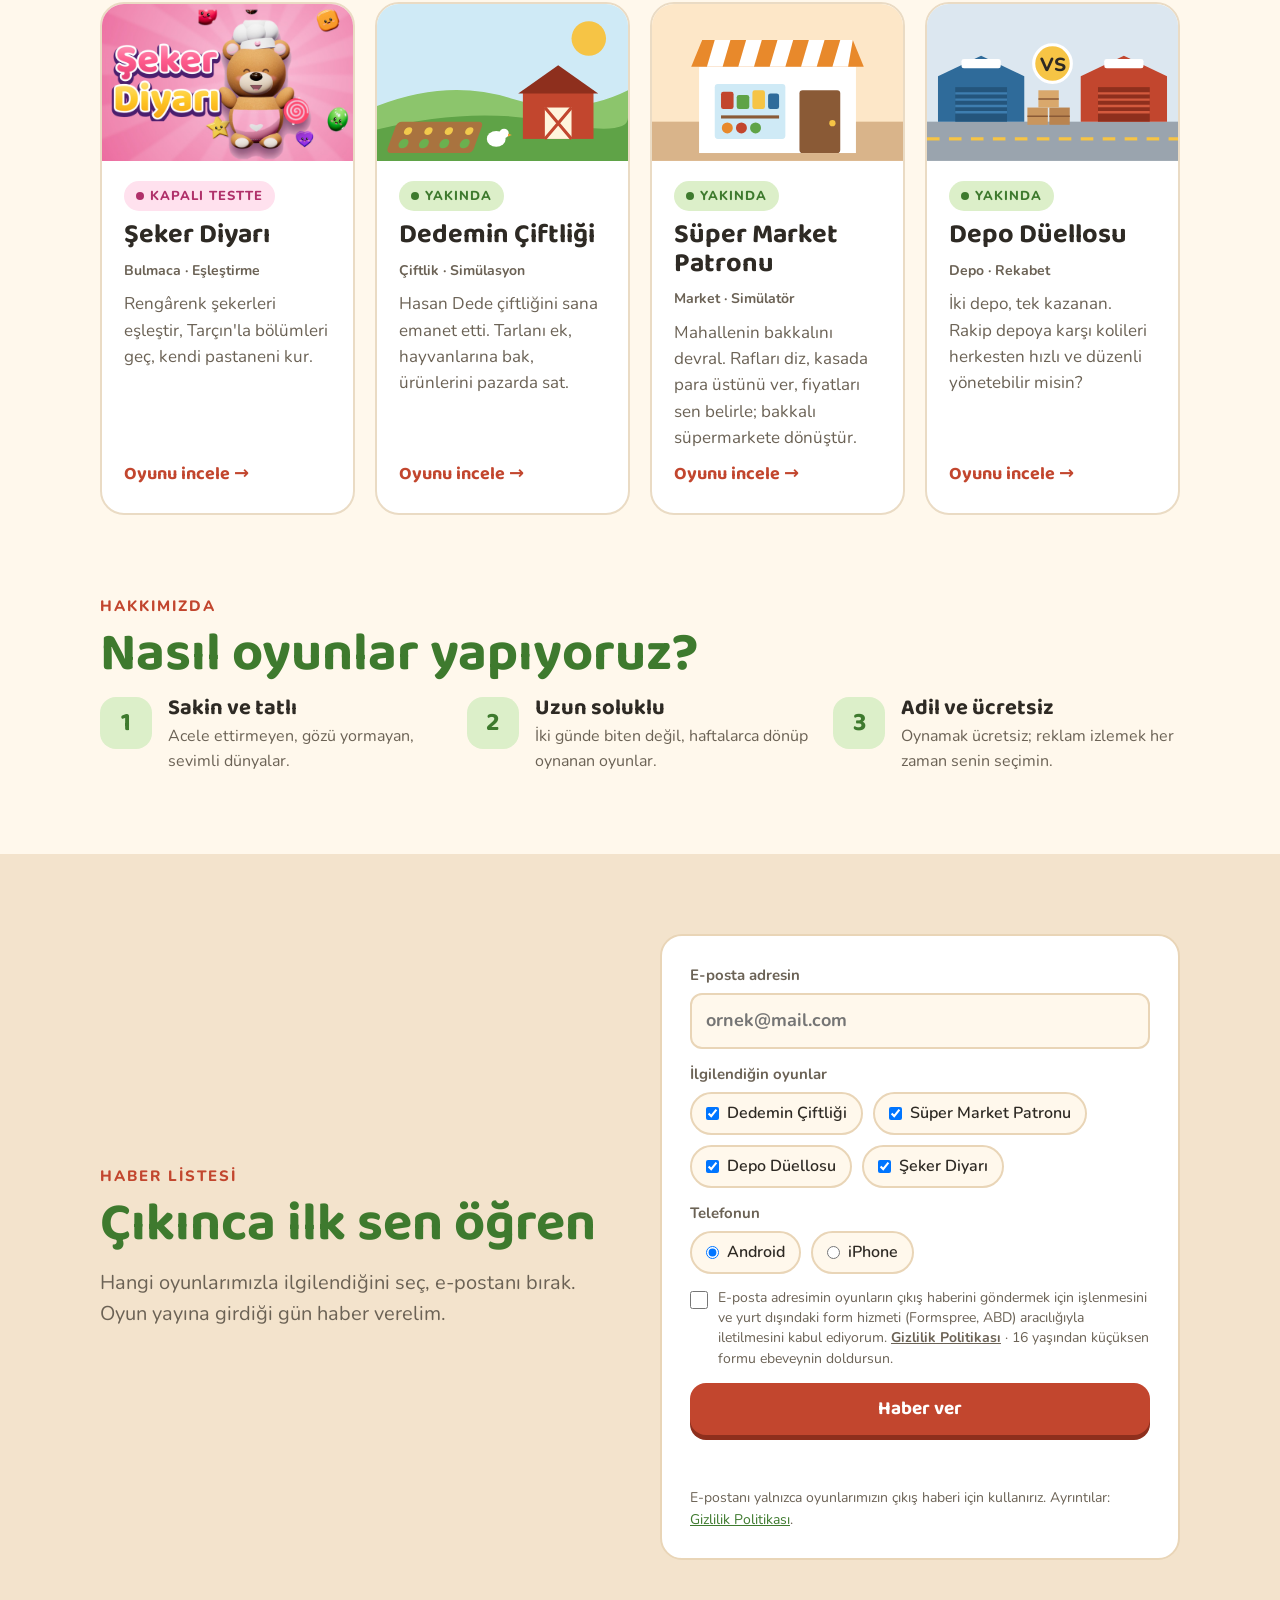
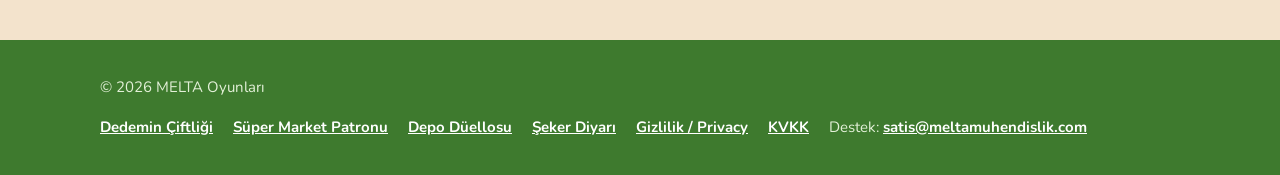
<file: prefabrik.html>
<!doctype html>
<html lang="tr"><head><meta charset="utf-8"><meta name="robots" content="noindex">
<meta http-equiv="refresh" content="0; url=./"><title>MELTA Oyunları</title>
<script>location.replace("./")</script></head><body></body></html>
</file>
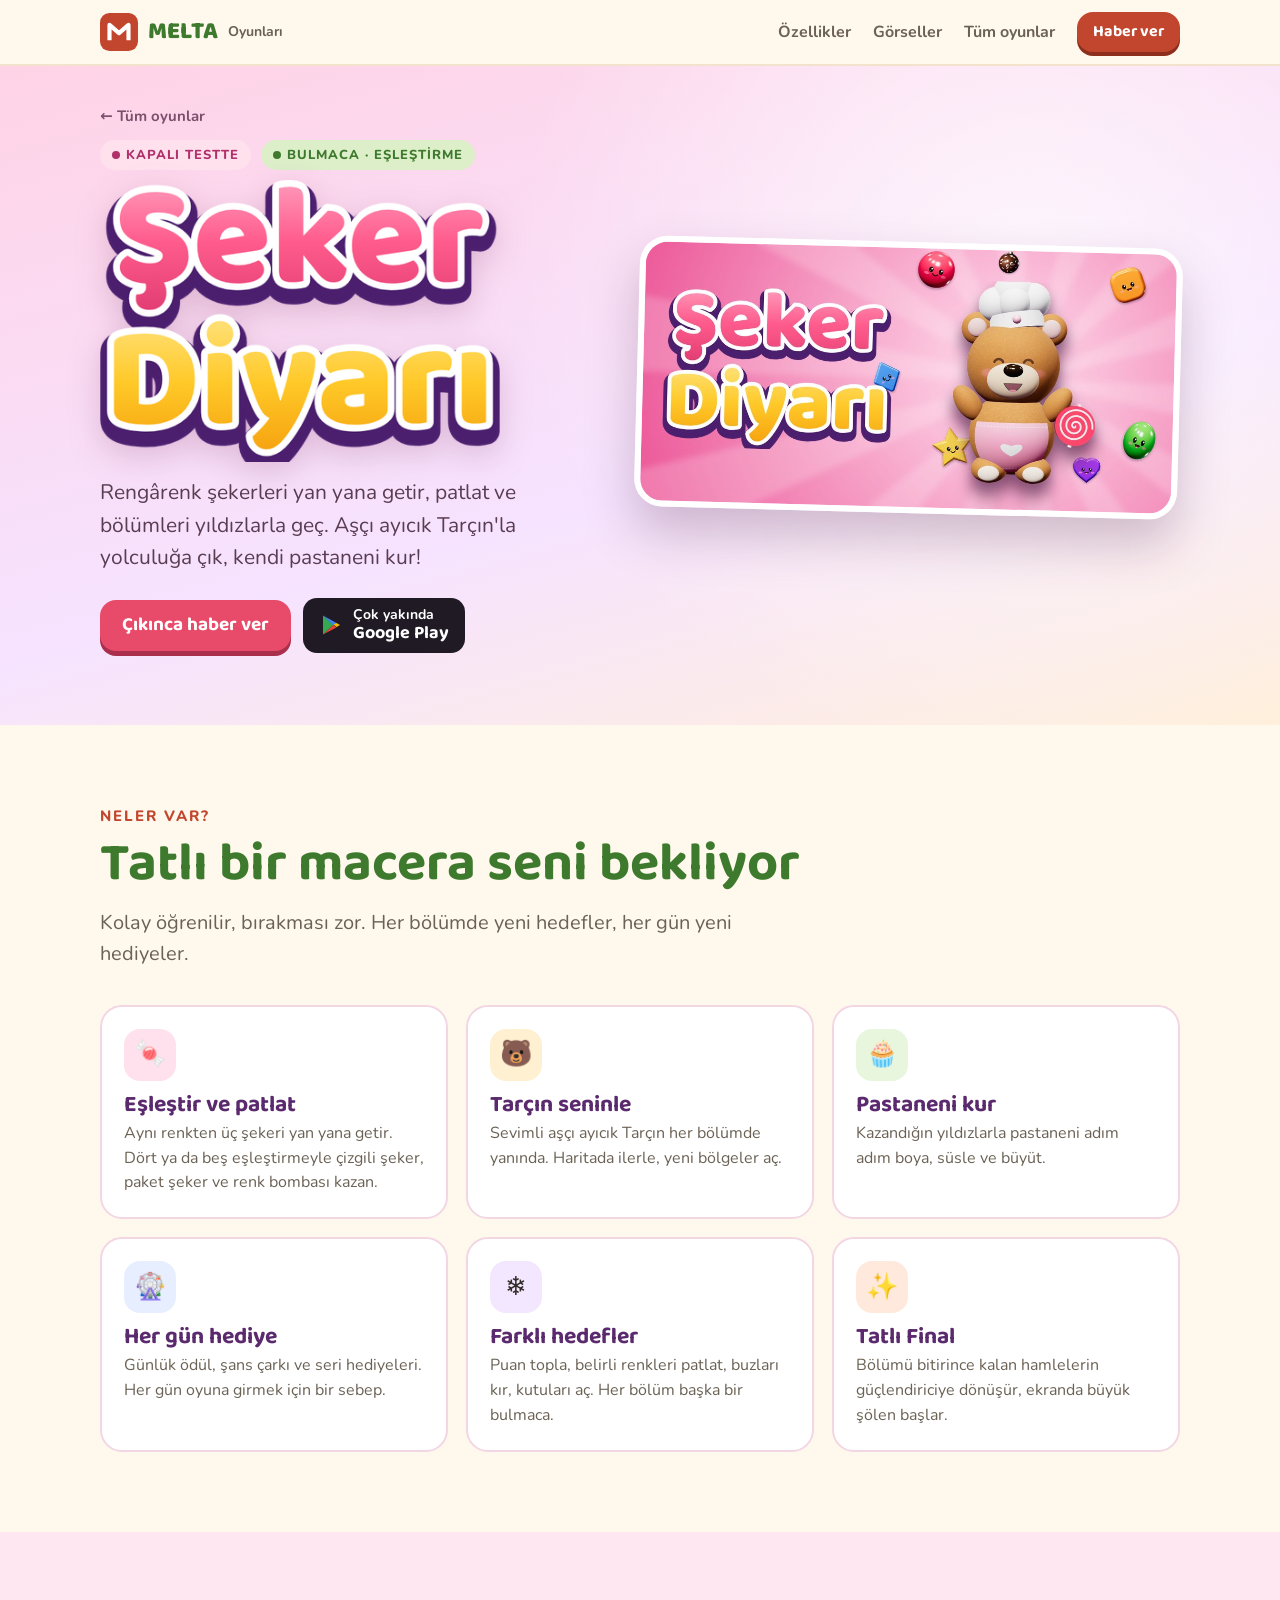
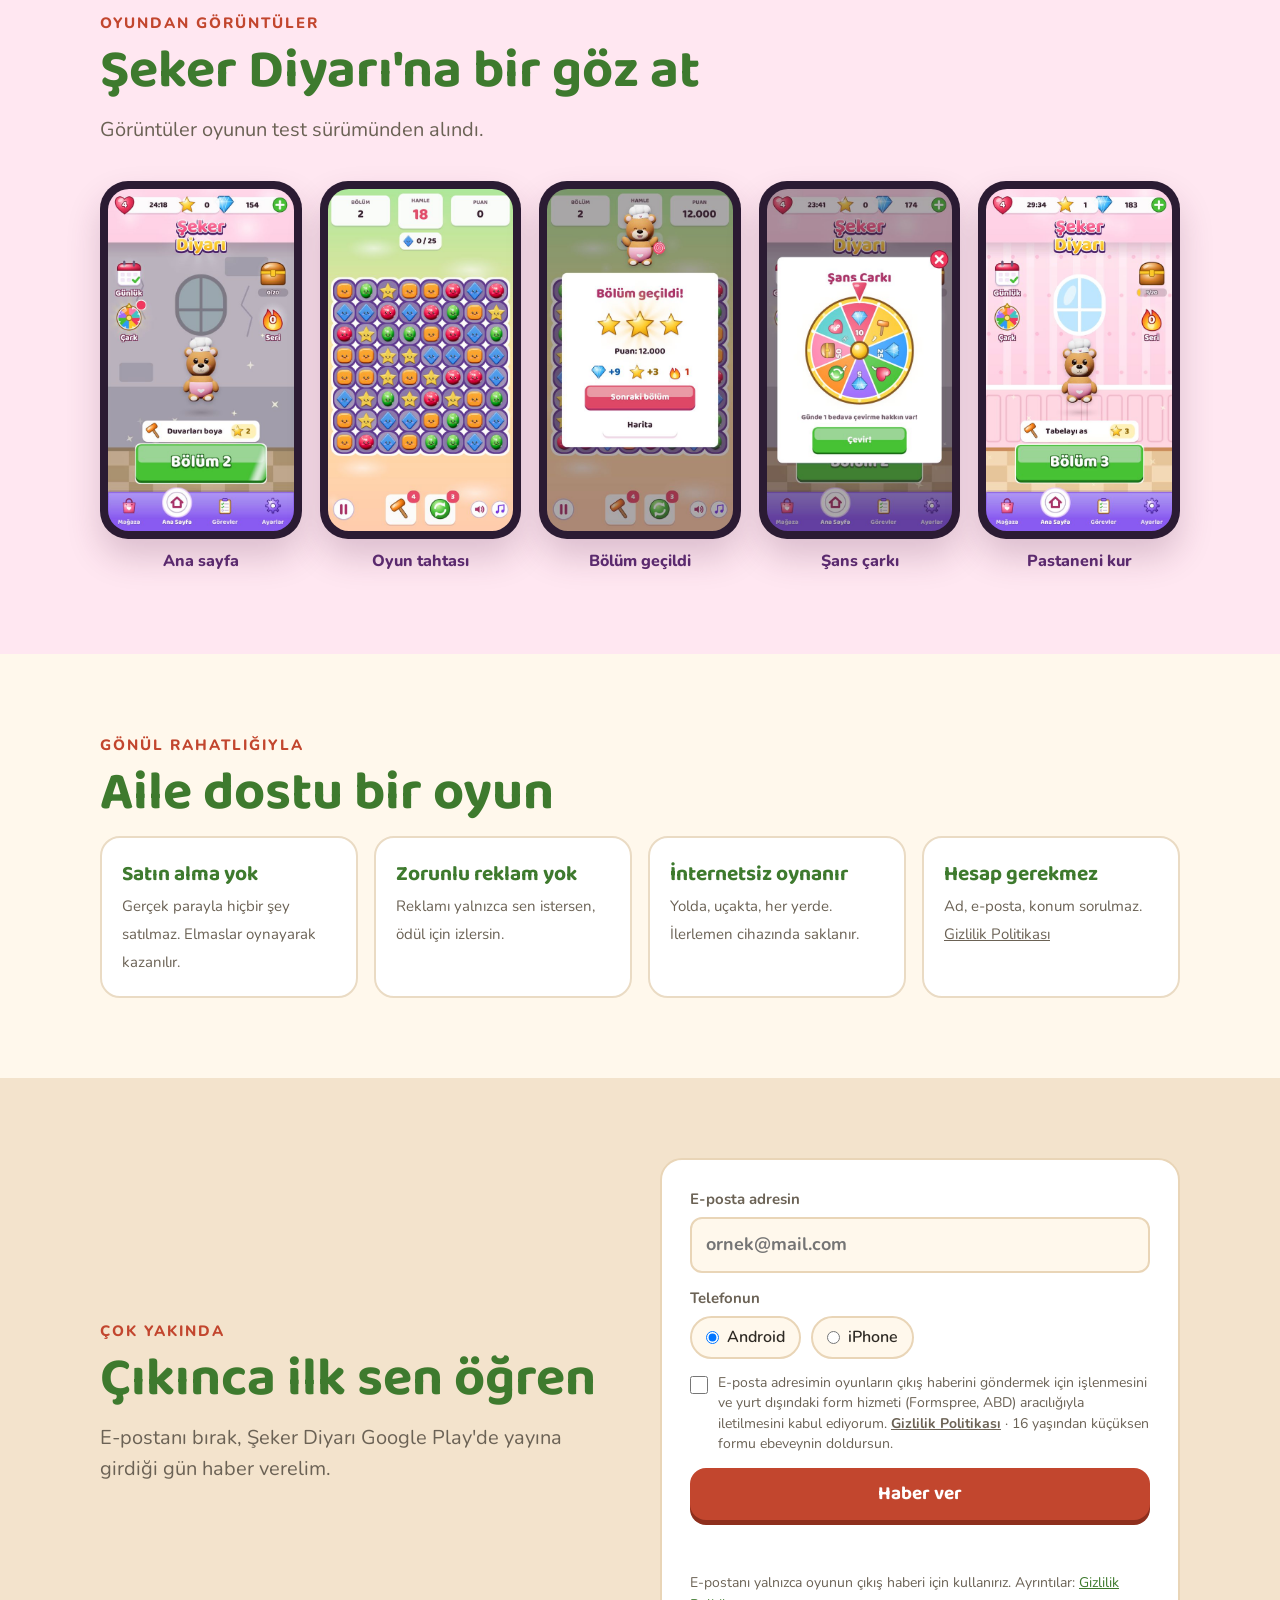
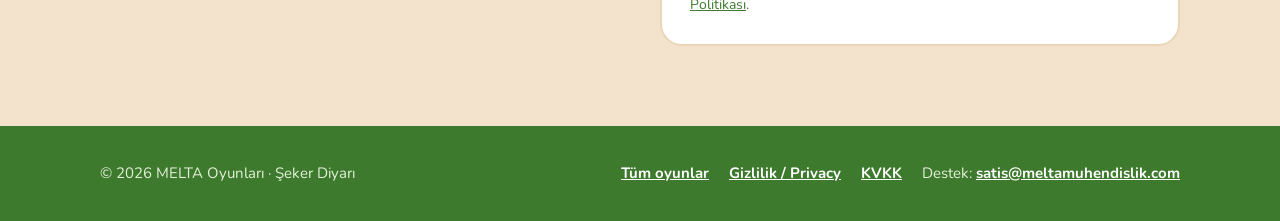
<file: seker-diyari.html>
<!doctype html>
<html lang="tr">
<head>
<meta charset="utf-8">
<meta name="viewport" content="width=device-width, initial-scale=1, viewport-fit=cover">
<title>Şeker Diyarı · MELTA Oyunları</title>
<link rel="stylesheet" href="fonts.css">
<meta name="description" content="Şeker Diyarı: rengârenk şekerleri eşleştir, Tarçın'la bölümleri geç, kendi pastaneni kur. Gerçek parayla satın alma yok, zorunlu reklam yok. Çok yakında Google Play'de.">
<meta property="og:title" content="Şeker Diyarı · MELTA Oyunları">
<meta property="og:description" content="Rengârenk şekerleri eşleştir, Tarçın'la bölümleri geç, kendi pastaneni kur. Çok yakında Google Play'de.">
<meta property="og:image" content="https://meltamuhendislik.com/sd-kapak.jpg">
<link rel="icon" href="sd-simge.png">
<link rel="stylesheet" href="stil.css">
<style>
:root{--pembe:#E84B6A;--pembe-koyu:#A92F4C;--mor:#5B2A6E;--pembe-zemin:#FFE7F1}
.geri{font-weight:700;font-size:15px;color:#7A4F6C;text-decoration:none;display:inline-block;margin-bottom:12px}
.kahraman{background:linear-gradient(165deg,#FFD3E6 0%,#F6E3FF 60%,#FFF0DC 100%);overflow:hidden;position:relative}
.kahraman:before{content:"";position:absolute;inset:0;background:radial-gradient(circle at 80% 30%,rgba(255,255,255,.7),transparent 45%);pointer-events:none}
.kahraman .kap{position:relative;display:grid;grid-template-columns:1fr 1.1fr;gap:44px;align-items:center;padding-block:36px 72px}
.rozetler{display:flex;gap:10px;flex-wrap:wrap;margin-bottom:10px}
.durum-etiket.testte{background:#FFE1EE;color:#B0306A}
.kahraman h1{position:absolute;width:1px;height:1px;overflow:hidden;clip:rect(0 0 0 0)}
.kahraman .logo-sd{width:min(400px,86%);height:auto;filter:drop-shadow(0 10px 16px rgba(120,40,90,.2))}
.kahraman p.alt{font-size:21px;color:#5A3D52;margin:14px 0 24px;max-width:480px}
.kahraman .dugmeler{display:flex;gap:12px;flex-wrap:wrap;align-items:center}
.dugme.pembe{background:var(--pembe);box-shadow:0 5px 0 var(--pembe-koyu)}
.dugme.pembe:active{box-shadow:0 2px 0 var(--pembe-koyu)}
.play-yakinda{display:inline-flex;align-items:center;gap:10px;background:#1F1A24;color:#fff;border-radius:14px;padding:9px 16px;font-weight:700;font-size:14px;line-height:1.15}
.play-yakinda svg{width:24px;height:24px}
.play-yakinda b{display:block;font-family:var(--baslik);font-size:18px}
.kapak{border-radius:28px;overflow:hidden;box-shadow:0 26px 50px rgba(80,30,70,.25);border:6px solid #fff;transform:rotate(1.5deg)}
.kapak img{width:100%;height:auto}

.ozellikler{display:grid;grid-template-columns:repeat(3,1fr);gap:18px}
.ozellik{background:#fff;border:2px solid #F3D6E4;border-radius:22px;padding:22px}
.ozellik i{display:grid;place-items:center;width:52px;height:52px;border-radius:16px;font-style:normal;font-size:26px;margin-bottom:12px}
.ozellik h3{font-size:23px;margin-bottom:4px;color:var(--mor)}
.ozellik p{color:var(--soluk);font-size:16px}

.galeri-bolum{background:var(--pembe-zemin)}
.galeri{display:grid;grid-template-columns:repeat(5,1fr);gap:18px}
.galeri figure{display:grid;gap:10px;text-align:center}
.galeri .tel{border-radius:28px;background:#2B1B33;padding:8px;box-shadow:0 18px 34px rgba(80,30,70,.2);aspect-ratio:9/16}
.galeri .tel img{width:100%;height:100%;object-fit:cover;border-radius:21px}
.galeri figcaption{font-weight:800;font-size:16px;color:var(--mor)}

.guven{display:grid;grid-template-columns:repeat(4,1fr);gap:16px}
.guven div{background:#fff;border-radius:20px;padding:20px;border:2px solid var(--cizgi)}
.guven b{display:block;font-family:var(--baslik);font-size:21px;color:var(--yesil-koyu);margin-bottom:2px}
.guven span{color:var(--soluk);font-size:15px}

@media (max-width:980px){.galeri{grid-template-columns:repeat(5,62%);overflow-x:auto;scroll-snap-type:x mandatory;padding-bottom:12px;margin-inline:-20px;padding-inline:20px}.galeri figure{scroll-snap-align:center}}
@media (max-width:860px){.kahraman .kap{grid-template-columns:1fr}.ozellikler,.guven{grid-template-columns:1fr 1fr}}
@media (max-width:560px){.ozellikler,.guven{grid-template-columns:1fr}.galeri{grid-template-columns:repeat(5,72%)}}
</style>
</head>
<body>

<header class="ust">
 <div class="kap">
  <a class="logo" href="index.html">
   <svg viewBox="0 0 64 64" aria-hidden="true"><rect width="64" height="64" rx="16" fill="#C2462E"/><path d="M16 46V20l16 14 16-14v26" fill="none" stroke="#fff" stroke-width="7" stroke-linejoin="round"/></svg>
   MELTA <small>Oyunları</small>
  </a>
  <nav>
   <a href="#ozellikler">Özellikler</a>
   <a href="#galeri">Görseller</a>
   <a href="index.html#oyunlar">Tüm oyunlar</a>
   <a class="dugme" href="#haber">Haber ver</a>
  </nav>
 </div>
</header>

<section class="kahraman">
 <div class="kap">
  <div>
   <a class="geri" href="index.html#oyunlar">← Tüm oyunlar</a>
   <div class="rozetler"><span class="durum-etiket testte">Kapalı testte</span><span class="durum-etiket yakinda">Bulmaca · Eşleştirme</span></div>
   <h1>Şeker Diyarı</h1>
   <img class="logo-sd" src="sd-logo.png" alt="Şeker Diyarı" width="440" height="311">
   <p class="alt">Rengârenk şekerleri yan yana getir, patlat ve bölümleri yıldızlarla geç. Aşçı ayıcık Tarçın'la yolculuğa çık, kendi pastaneni kur!</p>
   <div class="dugmeler">
    <a class="dugme pembe" href="#haber">Çıkınca haber ver</a>
    <span class="play-yakinda"><svg viewBox="0 0 24 24" aria-hidden="true"><path d="M4 2.5v19l10.5-9.5z" fill="#34A853"/><path d="M4 2.5l13.5 7.4-3 2.6z" fill="#4285F4"/><path d="M4 21.5l10.5-9.5 3 2.6z" fill="#EA4335"/><path d="M17.5 9.9 21 12l-3.5 2.1-3-2.6z" fill="#FBBC04"/></svg><span>Çok yakında<b>Google Play</b></span></span>
   </div>
  </div>
  <div class="kapak"><img src="sd-kapak.jpg" alt="Şeker Diyarı: aşçı şapkalı ayıcık Tarçın, lolipop ve gülen şekerler" width="1024" height="500"></div>
 </div>
</section>

<section class="bolum" id="ozellikler">
 <div class="kap">
  <p class="ust-yazi">Neler var?</p>
  <h2>Tatlı bir macera seni bekliyor</h2>
  <p class="giris">Kolay öğrenilir, bırakması zor. Her bölümde yeni hedefler, her gün yeni hediyeler.</p>
  <div class="ozellikler">
   <div class="ozellik"><i style="background:#FFE1EE">🍬</i><h3>Eşleştir ve patlat</h3><p>Aynı renkten üç şekeri yan yana getir. Dört ya da beş eşleştirmeyle çizgili şeker, paket şeker ve renk bombası kazan.</p></div>
   <div class="ozellik"><i style="background:#FFF0D1">🐻</i><h3>Tarçın seninle</h3><p>Sevimli aşçı ayıcık Tarçın her bölümde yanında. Haritada ilerle, yeni bölgeler aç.</p></div>
   <div class="ozellik"><i style="background:#E8F6DD">🧁</i><h3>Pastaneni kur</h3><p>Kazandığın yıldızlarla pastaneni adım adım boya, süsle ve büyüt.</p></div>
   <div class="ozellik"><i style="background:#E7EEFF">🎡</i><h3>Her gün hediye</h3><p>Günlük ödül, şans çarkı ve seri hediyeleri. Her gün oyuna girmek için bir sebep.</p></div>
   <div class="ozellik"><i style="background:#F3E6FF">❄️</i><h3>Farklı hedefler</h3><p>Puan topla, belirli renkleri patlat, buzları kır, kutuları aç. Her bölüm başka bir bulmaca.</p></div>
   <div class="ozellik"><i style="background:#FFE9DC">✨</i><h3>Tatlı Final</h3><p>Bölümü bitirince kalan hamlelerin güçlendiriciye dönüşür, ekranda büyük şölen başlar.</p></div>
  </div>
 </div>
</section>

<section class="bolum galeri-bolum" id="galeri">
 <div class="kap">
  <p class="ust-yazi">Oyundan görüntüler</p>
  <h2>Şeker Diyarı'na bir göz at</h2>
  <p class="giris">Görüntüler oyunun test sürümünden alındı.</p>
  <div class="galeri">
   <figure><div class="tel"><img src="sd-ekran-1.jpg" alt="Ana sayfa: Tarçın, günlük ödül, şans çarkı ve bölüm düğmesi" loading="lazy" width="540" height="960"></div><figcaption>Ana sayfa</figcaption></figure>
   <figure><div class="tel"><img src="sd-ekran-2.jpg" alt="Oyun tahtası: gülen renkli şekerler" loading="lazy" width="540" height="960"></div><figcaption>Oyun tahtası</figcaption></figure>
   <figure><div class="tel"><img src="sd-ekran-3.jpg" alt="Bölüm geçildi ekranı: üç yıldız ve ödüller" loading="lazy" width="540" height="960"></div><figcaption>Bölüm geçildi</figcaption></figure>
   <figure><div class="tel"><img src="sd-ekran-4.jpg" alt="Şans çarkı: günde bir bedava çevirme" loading="lazy" width="540" height="960"></div><figcaption>Şans çarkı</figcaption></figure>
   <figure><div class="tel"><img src="sd-ekran-5.jpg" alt="Pastane: tabelayı as görevi" loading="lazy" width="540" height="960"></div><figcaption>Pastaneni kur</figcaption></figure>
  </div>
 </div>
</section>

<section class="bolum">
 <div class="kap">
  <p class="ust-yazi">Gönül rahatlığıyla</p>
  <h2>Aile dostu bir oyun</h2>
  <div class="guven">
   <div><b>Satın alma yok</b><span>Gerçek parayla hiçbir şey satılmaz. Elmaslar oynayarak kazanılır.</span></div>
   <div><b>Zorunlu reklam yok</b><span>Reklamı yalnızca sen istersen, ödül için izlersin.</span></div>
   <div><b>İnternetsiz oynanır</b><span>Yolda, uçakta, her yerde. İlerlemen cihazında saklanır.</span></div>
   <div><b>Hesap gerekmez</b><span>Ad, e-posta, konum sorulmaz. <a href="gizlilik.html">Gizlilik Politikası</a></span></div>
  </div>
 </div>
</section>

<section class="bolum haber" id="haber">
 <div class="kap">
  <div>
   <p class="ust-yazi">Çok yakında</p>
   <h2>Çıkınca ilk sen öğren</h2>
   <p class="giris" style="margin-bottom:0">E-postanı bırak, Şeker Diyarı Google Play'de yayına girdiği gün haber verelim.</p>
  </div>
  <form id="haber-formu" action="https://formspree.io/f/xppqrdaz" method="POST" novalidate>
   <label class="alan" for="f-eposta">E-posta adresin<input id="f-eposta" name="email" type="email" required autocomplete="email" placeholder="ornek@mail.com"></label>
   <div>
    <p class="grup-baslik">Telefonun</p>
    <div class="secim">
     <label><input type="radio" name="telefon" value="Android" checked> Android</label>
     <label><input type="radio" name="telefon" value="iPhone"> iPhone</label>
    </div>
   </div>
   <input type="hidden" name="oyunlar" value="Şeker Diyarı">
   <input class="gizli" type="text" name="_gotcha" tabindex="-1" autocomplete="off">
   <input type="hidden" name="_subject" value="Şeker Diyarı · çıkınca haber ver">
   <label class="riza"><input id="f-riza" type="checkbox" name="acik_riza" value="Evet"> <span>E-posta adresimin oyunların çıkış haberini göndermek için işlenmesini ve yurt dışındaki form hizmeti (Formspree, ABD) aracılığıyla iletilmesini kabul ediyorum. <a href="gizlilik.html" target="_blank">Gizlilik Politikası</a> · 16 yaşından küçüksen formu ebeveynin doldursun.</span></label>
   <button class="dugme" type="submit">Haber ver</button>
   <p id="durum" role="status"></p>
   <p class="form-not">E-postanı yalnızca oyunun çıkış haberi için kullanırız. Ayrıntılar: <a href="gizlilik.html">Gizlilik Politikası</a>.</p>
  </form>
 </div>
</section>

<footer class="alt">
 <div class="kap">
  <span>© <span id="yil">2026</span> MELTA Oyunları · Şeker Diyarı</span>
  <nav>
   <a href="index.html">Tüm oyunlar</a>
   <a href="gizlilik.html">Gizlilik / Privacy</a>
   <a href="kvkk.html">KVKK</a>
   <span>Destek: <a href="mailto:satis@meltamuhendislik.com">satis@meltamuhendislik.com</a></span>
  </nav>
 </div>
</footer>

<script src="form.js"></script>
</body>
</html>
</file>
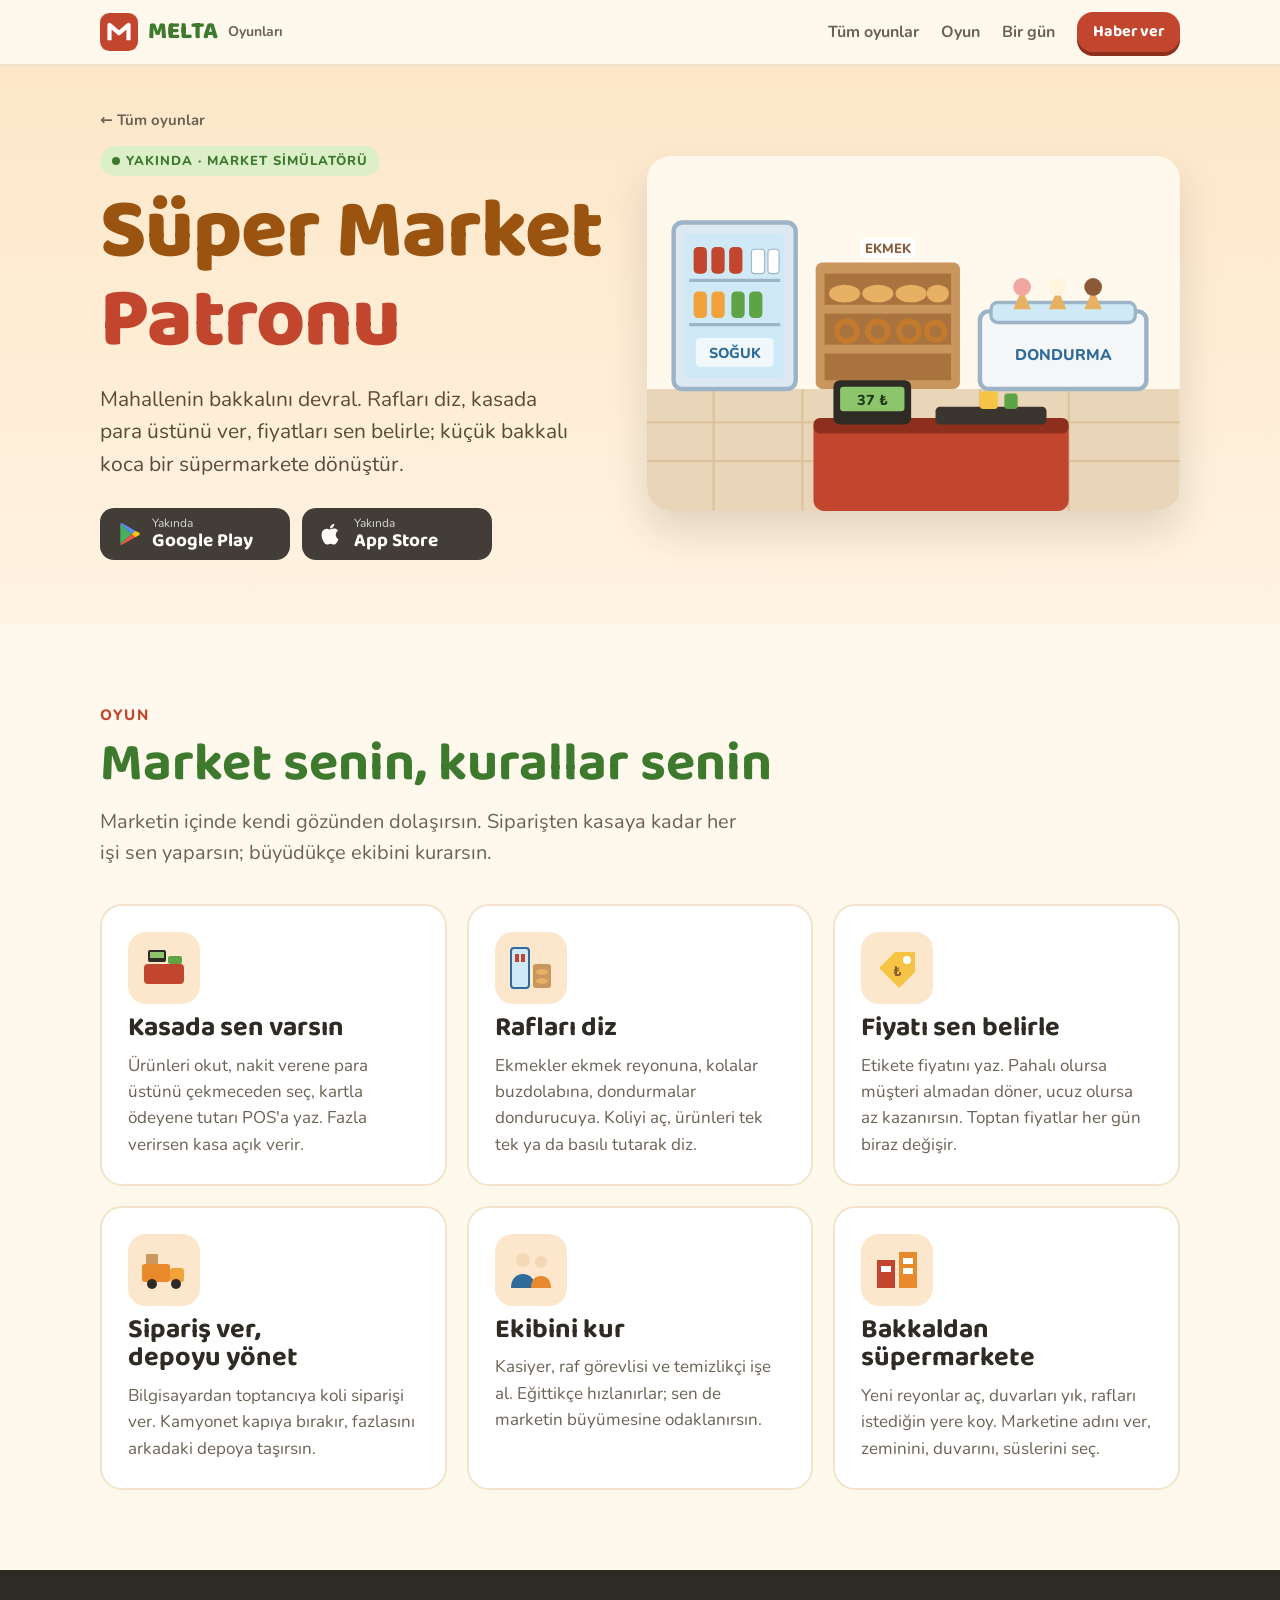
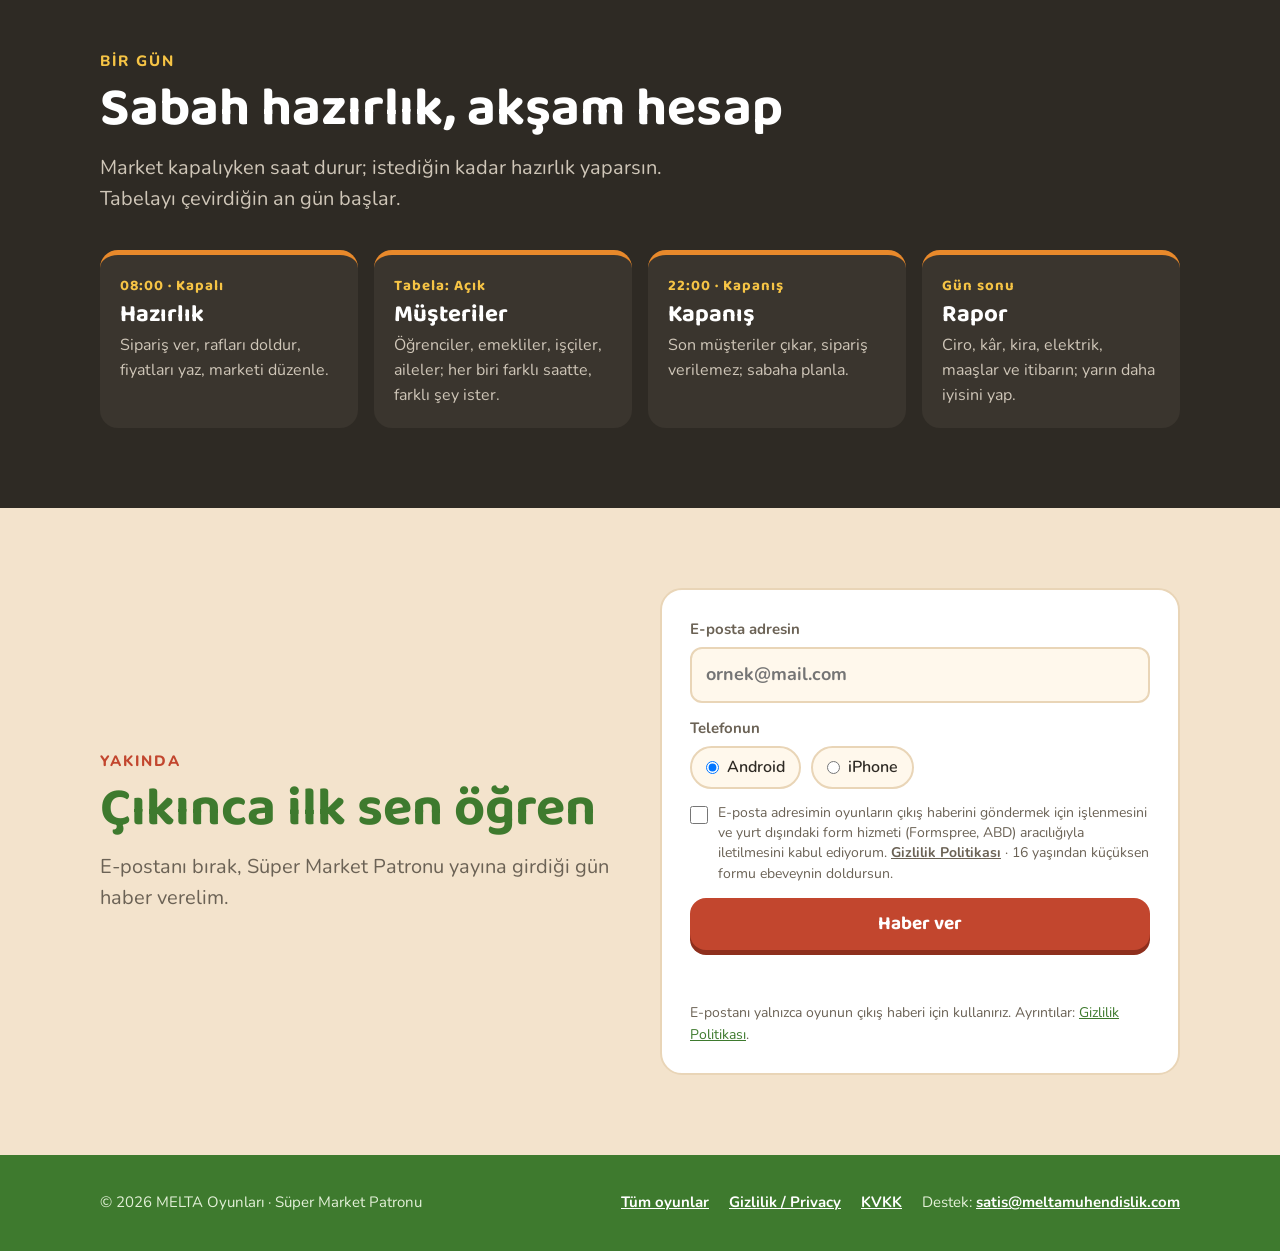
<file: super-market-patronu.html>
<!doctype html>
<html lang="tr">
<head>
<meta charset="utf-8">
<meta name="viewport" content="width=device-width, initial-scale=1, viewport-fit=cover">
<title>Süper Market Patronu · MELTA Oyunları</title>
<link rel="stylesheet" href="fonts.css">
<meta name="description" content="Süper Market Patronu: mahallenin bakkalını devral, rafları diz, kasada para üstünü ver, fiyatları sen belirle ve bakkalı süpermarkete dönüştür. Yakında Google Play ve App Store'da.">
<link rel="icon" href="data:image/svg+xml,%3Csvg xmlns='http://www.w3.org/2000/svg' viewBox='0 0 64 64'%3E%3Crect width='64' height='64' rx='14' fill='%23E8892B'/%3E%3Crect x='14' y='26' width='36' height='26' fill='%23fff'/%3E%3Cpath d='M10 26h44l-4-12H14z' fill='%23fff'/%3E%3C/svg%3E">
<link rel="stylesheet" href="stil.css">
<style>
.geri{font-weight:700;font-size:15px;color:var(--soluk);text-decoration:none;display:inline-block;margin-bottom:14px}
.kahraman{background:linear-gradient(180deg,#FDE7C8 0%,#FFF3E2 100%);overflow:hidden}
.kahraman .kap{display:grid;grid-template-columns:1fr 1.05fr;gap:40px;align-items:center;padding-block:40px 64px}
.kahraman h1{font-size:clamp(48px,7vw,84px);font-weight:800;color:#9A5410;letter-spacing:-1px;margin-top:12px}
.kahraman h1 span{display:block;color:var(--kirmizi)}
.kahraman p.alt{font-size:21px;color:#5A4A38;margin:18px 0 28px;max-width:470px}
.kahraman svg{width:100%;height:auto;border-radius:24px;box-shadow:0 20px 40px rgba(46,42,36,.15)}
.magazalar{display:flex;flex-wrap:wrap;gap:12px;align-items:center}
.magaza{display:flex;align-items:center;gap:10px;background:var(--yazi);color:#fff;border-radius:14px;padding:9px 16px;min-width:190px;opacity:.9}
.magaza svg{width:26px;height:26px;flex:none;box-shadow:none;border-radius:0}
.magaza small{display:block;font-size:12px;opacity:.8;line-height:1.1}
.magaza b{display:block;font-family:var(--baslik);font-size:19px;line-height:1.1;white-space:nowrap}
.ozellikler{display:grid;grid-template-columns:repeat(3,1fr);gap:20px}
.ozellik{background:#fff;border-radius:22px;padding:26px;border:2px solid var(--toprak-acik);display:flex;flex-direction:column;gap:10px}
.ozellik .ikon{width:72px;height:72px;border-radius:18px;background:#FCE6CC;display:grid;place-items:center}
.ozellik .ikon svg{width:48px;height:48px}
.ozellik h3{font-size:27px}
.ozellik p{color:var(--soluk);font-size:17px}
.gun{background:#2E2A24;color:#F4EDE2}
.gun h2{color:#fff}
.gun .ust-yazi{color:var(--gunes)}
.gun .giris{color:#CFC6B8}
.saatler{display:grid;grid-template-columns:repeat(4,1fr);gap:16px;list-style:none;counter-reset:none}
.saatler li{background:#3A352E;border-radius:18px;padding:20px;border-top:5px solid var(--turuncu)}
.saatler b{display:block;font-family:var(--baslik);font-size:15px;letter-spacing:1px;color:var(--gunes)}
.saatler h3{font-family:var(--baslik);font-size:24px;margin:4px 0 6px;color:#fff}
.saatler p{font-size:16px;color:#CFC6B8}
@media (max-width:860px){.kahraman .kap{grid-template-columns:1fr}.ozellikler{grid-template-columns:1fr 1fr}.saatler{grid-template-columns:1fr 1fr}}
@media (max-width:540px){.ozellikler,.saatler{grid-template-columns:1fr}.magaza{min-width:0;flex:1}.magaza b{font-size:17px}}
</style>
</head>
<body>

<header class="ust">
 <div class="kap">
  <a class="logo" href="index.html">
   <svg viewBox="0 0 64 64" aria-hidden="true"><rect width="64" height="64" rx="16" fill="#C2462E"/><path d="M16 46V20l16 14 16-14v26" fill="none" stroke="#fff" stroke-width="7" stroke-linejoin="round"/></svg>
   MELTA <small>Oyunları</small>
  </a>
  <nav>
   <a href="index.html#oyunlar">Tüm oyunlar</a>
   <a href="#oyun">Oyun</a>
   <a href="#gun">Bir gün</a>
   <a class="dugme" href="#haber">Haber ver</a>
  </nav>
 </div>
</header>

<section class="kahraman">
 <div class="kap">
  <div>
   <a class="geri" href="index.html#oyunlar">← Tüm oyunlar</a><br>
   <span class="durum-etiket yakinda">Yakında · Market simülatörü</span>
   <h1>Süper Market <span>Patronu</span></h1>
   <p class="alt">Mahallenin bakkalını devral. Rafları diz, kasada para üstünü ver, fiyatları sen belirle; küçük bakkalı koca bir süpermarkete dönüştür.</p>
   <div class="magazalar" aria-label="Mağazalar">
    <div class="magaza"><svg viewBox="0 0 24 24" aria-hidden="true"><path d="M4 2.5v19l10.5-9.5z" fill="#34A853"/><path d="M4 2.5 14.5 12 17.8 9 6 2.2C5.3 1.8 4.6 1.9 4 2.5z" fill="#4285F4"/><path d="M4 21.5c.6.6 1.3.7 2 .3L17.8 15l-3.3-3z" fill="#EA4335"/><path d="M17.8 9 14.5 12l3.3 3 3.3-1.9c1-.6 1-2 0-2.6z" fill="#FBBC04"/></svg><span><small>Yakında</small><b>Google Play</b></span></div>
    <div class="magaza"><svg viewBox="0 0 24 24" aria-hidden="true"><path fill="#fff" d="M16.4 12.6c0-2.4 2-3.6 2.1-3.7-1.1-1.7-2.9-1.9-3.5-1.9-1.5-.2-2.9.9-3.7.9-.8 0-1.9-.9-3.2-.8-1.6 0-3.1 1-4 2.4-1.7 3-.4 7.4 1.2 9.8.8 1.2 1.8 2.5 3 2.4 1.2 0 1.7-.8 3.1-.8 1.5 0 1.9.8 3.2.8 1.3 0 2.2-1.2 3-2.4.9-1.4 1.3-2.7 1.3-2.8-.1 0-2.5-1-2.5-3.9zM14 5.5c.7-.8 1.1-1.9 1-3-1 0-2.1.7-2.8 1.5-.6.7-1.2 1.8-1 2.9 1 .1 2.1-.6 2.8-1.4z"/></svg><span><small>Yakında</small><b>App Store</b></span></div>
   </div>
  </div>
  <svg viewBox="0 0 480 320" role="img" aria-label="Market içi çizimi: kasa tezgâhı, ekmek reyonu, içecek buzdolabı ve dondurucu">
   <rect width="480" height="320" fill="#FFF8EC"/>
   <rect y="210" width="480" height="110" fill="#E9D5B7"/>
   <g stroke="#DCC39E" stroke-width="2"><path d="M0 240h480M0 275h480M60 210v110M140 210v110M220 210v110M300 210v110M380 210v110"/></g>
   <!-- buzdolabı -->
   <g transform="translate(24 60)"><rect width="110" height="150" rx="8" fill="#DDE9F2" stroke="#9CB4C6" stroke-width="4"/><rect x="10" y="10" width="90" height="130" rx="4" fill="#CFEAF6"/><g fill="#C2462E"><rect x="18" y="22" width="12" height="24" rx="4"/><rect x="34" y="22" width="12" height="24" rx="4"/><rect x="50" y="22" width="12" height="24" rx="4"/></g><g fill="#fff" stroke="#9CB4C6"><rect x="70" y="24" width="12" height="22" rx="3"/><rect x="85" y="24" width="10" height="22" rx="3"/></g><path d="M14 52h82M14 92h82" stroke="#9CB4C6" stroke-width="3"/><g fill="#F2A23A"><rect x="18" y="62" width="12" height="24" rx="4"/><rect x="34" y="62" width="12" height="24" rx="4"/></g><g fill="#5FA347"><rect x="52" y="62" width="12" height="24" rx="4"/><rect x="68" y="62" width="12" height="24" rx="4"/></g><rect x="20" y="104" width="70" height="26" rx="4" fill="#fff" opacity=".7"/><text x="55" y="122" text-anchor="middle" font-family="Baloo 2, sans-serif" font-size="13" font-weight="800" fill="#2F6B9A">SOĞUK</text></g>
   <!-- ekmek reyonu -->
   <g transform="translate(152 96)"><rect width="130" height="114" rx="6" fill="#C9965E"/><rect x="8" y="10" width="114" height="28" fill="#A9733F"/><rect x="8" y="46" width="114" height="28" fill="#A9733F"/><rect x="8" y="82" width="114" height="24" fill="#A9733F"/><g fill="#E8B062"><ellipse cx="26" cy="28" rx="14" ry="8"/><ellipse cx="56" cy="28" rx="14" ry="8"/><ellipse cx="86" cy="28" rx="14" ry="8"/><ellipse cx="110" cy="28" rx="10" ry="8"/></g><g fill="none" stroke="#C47A2C" stroke-width="5"><circle cx="28" cy="62" r="9"/><circle cx="56" cy="62" r="9"/><circle cx="84" cy="62" r="9"/><circle cx="108" cy="62" r="8"/></g><rect x="40" y="-22" width="50" height="18" rx="4" fill="#fff"/><text x="65" y="-9" text-anchor="middle" font-family="Baloo 2, sans-serif" font-size="12" font-weight="800" fill="#8A5A36">EKMEK</text></g>
   <!-- dondurucu -->
   <g transform="translate(300 140)"><rect width="150" height="70" rx="8" fill="#F4F6F8" stroke="#9CB4C6" stroke-width="4"/><rect x="10" y="-8" width="130" height="18" rx="6" fill="#CFEAF6" stroke="#9CB4C6" stroke-width="3"/><g><path d="M30 -2l8-18 8 18z" fill="#E8B062"/><circle cx="38" cy="-22" r="8" fill="#F2A6A0"/><path d="M62 -2l8-18 8 18z" fill="#E8B062"/><circle cx="70" cy="-22" r="8" fill="#FFF4DC"/><path d="M94 -2l8-18 8 18z" fill="#E8B062"/><circle cx="102" cy="-22" r="8" fill="#8A5A36"/></g><text x="75" y="44" text-anchor="middle" font-family="Baloo 2, sans-serif" font-size="14" font-weight="800" fill="#2F6B9A">DONDURMA</text></g>
   <!-- kasa (ön planda) -->
   <g transform="translate(150 236)"><rect width="230" height="84" rx="10" fill="#C2462E"/><rect x="0" y="0" width="230" height="14" rx="6" fill="#8E2F1D"/><rect x="18" y="-34" width="70" height="40" rx="6" fill="#2E2A24"/><rect x="24" y="-28" width="58" height="22" rx="3" fill="#8CC56C"/><text x="53" y="-12" text-anchor="middle" font-family="Baloo 2, sans-serif" font-size="13" font-weight="800" fill="#1F3A14">37 ₺</text><rect x="110" y="-10" width="100" height="16" rx="4" fill="#3A352E"/><rect x="150" y="-24" width="16" height="16" rx="3" fill="#F6C445"/><rect x="172" y="-22" width="12" height="14" rx="3" fill="#5FA347"/></g>
  </svg>
 </div>
</section>

<section class="bolum" id="oyun">
 <div class="kap">
  <p class="ust-yazi">Oyun</p>
  <h2>Market senin, kurallar senin</h2>
  <p class="giris">Marketin içinde kendi gözünden dolaşırsın. Siparişten kasaya kadar her işi sen yaparsın; büyüdükçe ekibini kurarsın.</p>
  <div class="ozellikler">
   <div class="ozellik">
    <div class="ikon"><svg viewBox="0 0 48 48" aria-hidden="true"><rect x="4" y="20" width="40" height="20" rx="4" fill="#C2462E"/><rect x="8" y="6" width="18" height="12" rx="2" fill="#2E2A24"/><rect x="10" y="8" width="14" height="6" fill="#8CC56C"/><rect x="28" y="12" width="14" height="8" rx="2" fill="#5FA347"/></svg></div>
    <h3>Kasada sen varsın</h3>
    <p>Ürünleri okut, nakit verene para üstünü çekmeceden seç, kartla ödeyene tutarı POS'a yaz. Fazla verirsen kasa açık verir.</p>
   </div>
   <div class="ozellik">
    <div class="ikon"><svg viewBox="0 0 48 48" aria-hidden="true"><rect x="4" y="4" width="18" height="40" rx="3" fill="#CFEAF6" stroke="#2F6B9A" stroke-width="2"/><rect x="8" y="10" width="4" height="8" fill="#C2462E"/><rect x="14" y="10" width="4" height="8" fill="#C2462E"/><rect x="26" y="20" width="18" height="24" rx="3" fill="#C9965E"/><ellipse cx="35" cy="28" rx="6" ry="3" fill="#E8B062"/><ellipse cx="35" cy="37" rx="6" ry="3" fill="#E8B062"/></svg></div>
    <h3>Rafları diz</h3>
    <p>Ekmekler ekmek reyonuna, kolalar buzdolabına, dondurmalar dondurucuya. Koliyi aç, ürünleri tek tek ya da basılı tutarak diz.</p>
   </div>
   <div class="ozellik">
    <div class="ikon"><svg viewBox="0 0 48 48" aria-hidden="true"><path d="M6 24 22 8h20v20L26 44z" fill="#F6C445"/><circle cx="34" cy="16" r="4" fill="#fff"/><text x="20" y="32" font-family="Baloo 2, sans-serif" font-size="14" font-weight="800" fill="#8A5A36">₺</text></svg></div>
    <h3>Fiyatı sen belirle</h3>
    <p>Etikete fiyatını yaz. Pahalı olursa müşteri almadan döner, ucuz olursa az kazanırsın. Toptan fiyatlar her gün biraz değişir.</p>
   </div>
   <div class="ozellik">
    <div class="ikon"><svg viewBox="0 0 48 48" aria-hidden="true"><rect x="2" y="18" width="28" height="18" rx="3" fill="#E8892B"/><rect x="30" y="22" width="14" height="14" rx="3" fill="#F2A23A"/><circle cx="12" cy="38" r="5" fill="#2E2A24"/><circle cx="36" cy="38" r="5" fill="#2E2A24"/><rect x="6" y="8" width="12" height="10" fill="#C9965E"/></svg></div>
    <h3>Sipariş ver, depoyu yönet</h3>
    <p>Bilgisayardan toptancıya koli siparişi ver. Kamyonet kapıya bırakır, fazlasını arkadaki depoya taşırsın.</p>
   </div>
   <div class="ozellik">
    <div class="ikon"><svg viewBox="0 0 48 48" aria-hidden="true"><circle cx="16" cy="14" r="7" fill="#F4D7B5"/><path d="M4 42c0-9 5-14 12-14s12 5 12 14z" fill="#2F6B9A"/><circle cx="34" cy="16" r="6" fill="#F4D7B5"/><path d="M24 42c0-8 4-12 10-12s10 4 10 12z" fill="#E8892B"/></svg></div>
    <h3>Ekibini kur</h3>
    <p>Kasiyer, raf görevlisi ve temizlikçi işe al. Eğittikçe hızlanırlar; sen de marketin büyümesine odaklanırsın.</p>
   </div>
   <div class="ozellik">
    <div class="ikon"><svg viewBox="0 0 48 48" aria-hidden="true"><rect x="4" y="14" width="18" height="28" fill="#C2462E"/><rect x="26" y="6" width="18" height="36" fill="#E8892B"/><rect x="8" y="20" width="10" height="6" fill="#fff"/><rect x="30" y="12" width="10" height="6" fill="#fff"/><rect x="30" y="22" width="10" height="6" fill="#fff"/></svg></div>
    <h3>Bakkaldan süpermarkete</h3>
    <p>Yeni reyonlar aç, duvarları yık, rafları istediğin yere koy. Marketine adını ver, zeminini, duvarını, süslerini seç.</p>
   </div>
  </div>
 </div>
</section>

<section class="bolum gun" id="gun">
 <div class="kap">
  <p class="ust-yazi">Bir gün</p>
  <h2>Sabah hazırlık, akşam hesap</h2>
  <p class="giris">Market kapalıyken saat durur; istediğin kadar hazırlık yaparsın. Tabelayı çevirdiğin an gün başlar.</p>
  <ol class="saatler">
   <li><b>08:00 · Kapalı</b><h3>Hazırlık</h3><p>Sipariş ver, rafları doldur, fiyatları yaz, marketi düzenle.</p></li>
   <li><b>Tabela: Açık</b><h3>Müşteriler</h3><p>Öğrenciler, emekliler, işçiler, aileler; her biri farklı saatte, farklı şey ister.</p></li>
   <li><b>22:00 · Kapanış</b><h3>Kapanış</h3><p>Son müşteriler çıkar, sipariş verilemez; sabaha planla.</p></li>
   <li><b>Gün sonu</b><h3>Rapor</h3><p>Ciro, kâr, kira, elektrik, maaşlar ve itibarın; yarın daha iyisini yap.</p></li>
  </ol>
 </div>
</section>

<section class="bolum haber" id="haber">
 <div class="kap">
  <div>
   <p class="ust-yazi">Yakında</p>
   <h2>Çıkınca ilk sen öğren</h2>
   <p class="giris" style="margin-bottom:0">E-postanı bırak, Süper Market Patronu yayına girdiği gün haber verelim.</p>
  </div>
  <form id="haber-formu" action="https://formspree.io/f/xppqrdaz" method="POST" novalidate>
   <label class="alan" for="f-eposta">E-posta adresin<input id="f-eposta" name="email" type="email" required autocomplete="email" placeholder="ornek@mail.com"></label>
   <div>
    <p class="grup-baslik">Telefonun</p>
    <div class="secim">
     <label><input type="radio" name="telefon" value="Android" checked> Android</label>
     <label><input type="radio" name="telefon" value="iPhone"> iPhone</label>
    </div>
   </div>
   <input type="hidden" name="oyunlar" value="Süper Market Patronu">
   <input class="gizli" type="text" name="_gotcha" tabindex="-1" autocomplete="off">
   <input type="hidden" name="_subject" value="Süper Market Patronu · çıkınca haber ver">
   <label class="riza"><input id="f-riza" type="checkbox" name="acik_riza" value="Evet"> <span>E-posta adresimin oyunların çıkış haberini göndermek için işlenmesini ve yurt dışındaki form hizmeti (Formspree, ABD) aracılığıyla iletilmesini kabul ediyorum. <a href="gizlilik.html" target="_blank">Gizlilik Politikası</a> · 16 yaşından küçüksen formu ebeveynin doldursun.</span></label>
   <button class="dugme" type="submit">Haber ver</button>
   <p id="durum" role="status"></p>
   <p class="form-not">E-postanı yalnızca oyunun çıkış haberi için kullanırız. Ayrıntılar: <a href="gizlilik.html">Gizlilik Politikası</a>.</p>
  </form>
 </div>
</section>

<footer class="alt">
 <div class="kap">
  <span>© <span id="yil">2026</span> MELTA Oyunları · Süper Market Patronu</span>
  <nav>
   <a href="index.html">Tüm oyunlar</a>
   <a href="gizlilik.html">Gizlilik / Privacy</a>
   <a href="kvkk.html">KVKK</a>
   <span>Destek: <a href="mailto:satis@meltamuhendislik.com">satis@meltamuhendislik.com</a></span>
  </nav>
 </div>
</footer>

<script src="form.js"></script>
</body>
</html>
</file>
<file: fonts.css>
/* baloo-2-latin-ext-600-normal */
@font-face {
  font-family: 'Baloo 2';
  font-style: normal;
  font-display: swap;
  font-weight: 600;
  src: url(baloo-2-latin-ext-600-normal.woff2) format('woff2');
  unicode-range: U+0100-02BA,U+02BD-02C5,U+02C7-02CC,U+02CE-02D7,U+02DD-02FF,U+0304,U+0308,U+0329,U+1D00-1DBF,U+1E00-1E9F,U+1EF2-1EFF,U+2020,U+20A0-20AB,U+20AD-20C0,U+2113,U+2C60-2C7F,U+A720-A7FF;
}
/* baloo-2-latin-600-normal */
@font-face {
  font-family: 'Baloo 2';
  font-style: normal;
  font-display: swap;
  font-weight: 600;
  src: url(baloo-2-latin-600-normal.woff2) format('woff2');
  unicode-range: U+0000-00FF,U+0131,U+0152-0153,U+02BB-02BC,U+02C6,U+02DA,U+02DC,U+0304,U+0308,U+0329,U+2000-206F,U+20AC,U+2122,U+2191,U+2193,U+2212,U+2215,U+FEFF,U+FFFD;
}
/* baloo-2-latin-ext-700-normal */
@font-face {
  font-family: 'Baloo 2';
  font-style: normal;
  font-display: swap;
  font-weight: 700;
  src: url(baloo-2-latin-ext-700-normal.woff2) format('woff2');
  unicode-range: U+0100-02BA,U+02BD-02C5,U+02C7-02CC,U+02CE-02D7,U+02DD-02FF,U+0304,U+0308,U+0329,U+1D00-1DBF,U+1E00-1E9F,U+1EF2-1EFF,U+2020,U+20A0-20AB,U+20AD-20C0,U+2113,U+2C60-2C7F,U+A720-A7FF;
}
/* baloo-2-latin-700-normal */
@font-face {
  font-family: 'Baloo 2';
  font-style: normal;
  font-display: swap;
  font-weight: 700;
  src: url(baloo-2-latin-700-normal.woff2) format('woff2');
  unicode-range: U+0000-00FF,U+0131,U+0152-0153,U+02BB-02BC,U+02C6,U+02DA,U+02DC,U+0304,U+0308,U+0329,U+2000-206F,U+20AC,U+2122,U+2191,U+2193,U+2212,U+2215,U+FEFF,U+FFFD;
}
/* baloo-2-latin-ext-800-normal */
@font-face {
  font-family: 'Baloo 2';
  font-style: normal;
  font-display: swap;
  font-weight: 800;
  src: url(baloo-2-latin-ext-800-normal.woff2) format('woff2');
  unicode-range: U+0100-02BA,U+02BD-02C5,U+02C7-02CC,U+02CE-02D7,U+02DD-02FF,U+0304,U+0308,U+0329,U+1D00-1DBF,U+1E00-1E9F,U+1EF2-1EFF,U+2020,U+20A0-20AB,U+20AD-20C0,U+2113,U+2C60-2C7F,U+A720-A7FF;
}
/* baloo-2-latin-800-normal */
@font-face {
  font-family: 'Baloo 2';
  font-style: normal;
  font-display: swap;
  font-weight: 800;
  src: url(baloo-2-latin-800-normal.woff2) format('woff2');
  unicode-range: U+0000-00FF,U+0131,U+0152-0153,U+02BB-02BC,U+02C6,U+02DA,U+02DC,U+0304,U+0308,U+0329,U+2000-206F,U+20AC,U+2122,U+2191,U+2193,U+2212,U+2215,U+FEFF,U+FFFD;
}
/* nunito-latin-ext-400-normal */
@font-face {
  font-family: 'Nunito';
  font-style: normal;
  font-display: swap;
  font-weight: 400;
  src: url(nunito-latin-ext-400-normal.woff2) format('woff2');
  unicode-range: U+0100-02BA,U+02BD-02C5,U+02C7-02CC,U+02CE-02D7,U+02DD-02FF,U+0304,U+0308,U+0329,U+1D00-1DBF,U+1E00-1E9F,U+1EF2-1EFF,U+2020,U+20A0-20AB,U+20AD-20C0,U+2113,U+2C60-2C7F,U+A720-A7FF;
}
/* nunito-latin-400-normal */
@font-face {
  font-family: 'Nunito';
  font-style: normal;
  font-display: swap;
  font-weight: 400;
  src: url(nunito-latin-400-normal.woff2) format('woff2');
  unicode-range: U+0000-00FF,U+0131,U+0152-0153,U+02BB-02BC,U+02C6,U+02DA,U+02DC,U+0304,U+0308,U+0329,U+2000-206F,U+20AC,U+2122,U+2191,U+2193,U+2212,U+2215,U+FEFF,U+FFFD;
}
/* nunito-latin-ext-600-normal */
@font-face {
  font-family: 'Nunito';
  font-style: normal;
  font-display: swap;
  font-weight: 600;
  src: url(nunito-latin-ext-600-normal.woff2) format('woff2');
  unicode-range: U+0100-02BA,U+02BD-02C5,U+02C7-02CC,U+02CE-02D7,U+02DD-02FF,U+0304,U+0308,U+0329,U+1D00-1DBF,U+1E00-1E9F,U+1EF2-1EFF,U+2020,U+20A0-20AB,U+20AD-20C0,U+2113,U+2C60-2C7F,U+A720-A7FF;
}
/* nunito-latin-600-normal */
@font-face {
  font-family: 'Nunito';
  font-style: normal;
  font-display: swap;
  font-weight: 600;
  src: url(nunito-latin-600-normal.woff2) format('woff2');
  unicode-range: U+0000-00FF,U+0131,U+0152-0153,U+02BB-02BC,U+02C6,U+02DA,U+02DC,U+0304,U+0308,U+0329,U+2000-206F,U+20AC,U+2122,U+2191,U+2193,U+2212,U+2215,U+FEFF,U+FFFD;
}
/* nunito-latin-ext-700-normal */
@font-face {
  font-family: 'Nunito';
  font-style: normal;
  font-display: swap;
  font-weight: 700;
  src: url(nunito-latin-ext-700-normal.woff2) format('woff2');
  unicode-range: U+0100-02BA,U+02BD-02C5,U+02C7-02CC,U+02CE-02D7,U+02DD-02FF,U+0304,U+0308,U+0329,U+1D00-1DBF,U+1E00-1E9F,U+1EF2-1EFF,U+2020,U+20A0-20AB,U+20AD-20C0,U+2113,U+2C60-2C7F,U+A720-A7FF;
}
/* nunito-latin-700-normal */
@font-face {
  font-family: 'Nunito';
  font-style: normal;
  font-display: swap;
  font-weight: 700;
  src: url(nunito-latin-700-normal.woff2) format('woff2');
  unicode-range: U+0000-00FF,U+0131,U+0152-0153,U+02BB-02BC,U+02C6,U+02DA,U+02DC,U+0304,U+0308,U+0329,U+2000-206F,U+20AC,U+2122,U+2191,U+2193,U+2212,U+2215,U+FEFF,U+FFFD;
}
/* nunito-latin-ext-800-normal */
@font-face {
  font-family: 'Nunito';
  font-style: normal;
  font-display: swap;
  font-weight: 800;
  src: url(nunito-latin-ext-800-normal.woff2) format('woff2');
  unicode-range: U+0100-02BA,U+02BD-02C5,U+02C7-02CC,U+02CE-02D7,U+02DD-02FF,U+0304,U+0308,U+0329,U+1D00-1DBF,U+1E00-1E9F,U+1EF2-1EFF,U+2020,U+20A0-20AB,U+20AD-20C0,U+2113,U+2C60-2C7F,U+A720-A7FF;
}
/* nunito-latin-800-normal */
@font-face {
  font-family: 'Nunito';
  font-style: normal;
  font-display: swap;
  font-weight: 800;
  src: url(nunito-latin-800-normal.woff2) format('woff2');
  unicode-range: U+0000-00FF,U+0131,U+0152-0153,U+02BB-02BC,U+02C6,U+02DA,U+02DC,U+0304,U+0308,U+0329,U+2000-206F,U+20AC,U+2122,U+2191,U+2193,U+2212,U+2215,U+FEFF,U+FFFD;
}
</file>
<file: stil.css>
/* MELTA oyunları — ortak stil. Yerleşim: üstte stüdyo vitrini, altında oyun rafı; her oyunun kendi sayfası var */
:root{
  color-scheme:light;
  --gok:#CFEAF6; --gok2:#EAF6FB;
  --yesil:#5FA347; --yesil-koyu:#3E7A2E; --yesil-acik:#DCEFC9;
  --toprak:#8A5A36; --toprak-acik:#F3E3CC; --krem:#FFF8EC;
  --kirmizi:#C2462E; --kirmizi-koyu:#8E2F1D; --gunes:#F6C445; --turuncu:#E8892B;
  --yazi:#2E2A24; --soluk:#6B6255; --cizgi:#EADBC4;
  --baslik:"Baloo 2",system-ui,sans-serif; --govde:"Nunito",system-ui,sans-serif;
}
*{box-sizing:border-box;margin:0;padding:0}
html{scroll-behavior:smooth}
body{font-family:var(--govde);background:var(--krem);color:var(--yazi);font-size:18px;line-height:1.55}
img,svg{max-width:100%;display:block}
a{color:inherit}
.kap{max-width:1120px;margin:0 auto;padding-inline:20px}
h1,h2,h3{font-family:var(--baslik);line-height:1.05;text-wrap:balance}

.dugme{white-space:nowrap;display:inline-flex;align-items:center;justify-content:center;gap:10px;font-family:var(--baslik);font-weight:700;font-size:19px;background:var(--kirmizi);color:#fff;text-decoration:none;border:0;border-radius:16px;padding:11px 22px;box-shadow:0 5px 0 var(--kirmizi-koyu);cursor:pointer;transition:transform .1s}
.dugme:hover{transform:translateY(-1px)}
.dugme:active{transform:translateY(3px);box-shadow:0 2px 0 var(--kirmizi-koyu)}
.dugme.acik{background:#fff;color:var(--yazi);box-shadow:0 5px 0 var(--cizgi);border:2px solid var(--cizgi)}
.dugme:focus-visible,input:focus-visible,a:focus-visible{outline:3px solid var(--gunes);outline-offset:3px}

/* üst çubuk */
.ust{position:sticky;top:env(safe-area-inset-top,0px);z-index:10;background:rgba(255,248,236,.94);backdrop-filter:blur(6px);border-bottom:2px solid var(--toprak-acik)}
.ust .kap{display:flex;align-items:center;justify-content:space-between;height:64px;gap:16px}
.logo{white-space:nowrap;display:flex;align-items:center;gap:10px;text-decoration:none;font-family:var(--baslik);font-weight:800;font-size:24px;color:var(--yesil-koyu)}
.logo svg{width:38px;height:38px}
.logo small{font-family:var(--govde);font-weight:700;font-size:14px;color:var(--soluk)}
.ust nav{display:flex;gap:22px;align-items:center;font-weight:700;font-size:16px}
.ust nav a{text-decoration:none;color:var(--soluk)}
.ust nav a:hover,.ust nav a[aria-current]{color:var(--yazi)}
.ust nav .dugme{font-size:16px;padding:8px 16px;box-shadow:0 4px 0 var(--kirmizi-koyu);color:#fff}

/* bölüm ortakları */
.bolum{padding-block:80px}
.ust-yazi{font-weight:800;font-size:15px;letter-spacing:2px;text-transform:uppercase;color:var(--kirmizi);margin-bottom:8px}
.bolum h2{font-size:clamp(36px,5vw,54px);color:var(--yesil-koyu);margin-bottom:14px}
.giris{font-size:20px;color:var(--soluk);max-width:640px;margin-bottom:36px}

/* durum etiketi */
.durum-etiket{display:inline-flex;align-items:center;gap:6px;font-weight:800;font-size:13px;letter-spacing:1px;text-transform:uppercase;padding:5px 12px;border-radius:999px}
.durum-etiket:before{content:"";width:8px;height:8px;border-radius:50%;background:currentColor}
.durum-etiket.yakinda{background:var(--yesil-acik);color:var(--yesil-koyu)}
.durum-etiket.gelisiyor{background:#FCE6CC;color:#9A5410}
.durum-etiket.fikir{background:#EEE8DF;color:var(--soluk)}

/* haber ver formu */
.haber{background:var(--toprak-acik)}
.haber .kap{display:grid;grid-template-columns:1fr 1fr;gap:40px;align-items:center}
form{background:#fff;border-radius:22px;padding:28px;display:grid;gap:14px;border:2px solid #E9D5B7}
label.alan{display:grid;gap:6px;font-weight:700;font-size:15px;color:var(--soluk)}
input[type=email],input[type=text]{font:inherit;font-size:18px;padding:12px 14px;border:2px solid #E9D5B7;border-radius:12px;background:var(--krem);width:100%;color:var(--yazi)}
.grup-baslik{font-weight:700;font-size:15px;color:var(--soluk);margin-bottom:6px}
.secim{display:flex;gap:10px;flex-wrap:wrap}
.secim label{display:flex;align-items:center;gap:8px;background:var(--krem);border:2px solid #E9D5B7;border-radius:999px;padding:7px 14px;cursor:pointer;color:var(--yazi);font-weight:600;font-size:16px}
.gizli{position:absolute;left:-9999px}
#durum{font-weight:700;min-height:24px}
#durum.iyi{color:var(--yesil-koyu)}#durum.kotu{color:var(--kirmizi)}
.form-not{font-size:14px;color:var(--soluk)}
.form-not a{color:var(--yesil-koyu)}

/* alt bilgi */
footer.alt{background:var(--yesil-koyu);color:#E3F0D8;padding-block:36px;font-size:15px}
footer.alt .kap{display:flex;flex-wrap:wrap;gap:16px 32px;justify-content:space-between;align-items:center}
footer.alt a{color:#fff;font-weight:700}
footer.alt nav{display:flex;gap:20px;flex-wrap:wrap}

@media (max-width:860px){
  .ust nav a:not(.dugme){display:none}
  .haber .kap{grid-template-columns:1fr}
  .bolum{padding-block:60px}
}
@media (max-width:540px){.logo{font-size:20px}.logo svg{width:32px;height:32px}.logo small{display:none}}
@media (prefers-reduced-motion:reduce){html{scroll-behavior:auto}.dugme{transition:none}}

.riza{display:flex;gap:10px;align-items:flex-start;font-size:14px;line-height:1.45;color:var(--soluk,#6B6255);font-weight:400}.riza input{margin-top:3px;width:18px;height:18px;flex:none}.riza a{font-weight:700}
</file>
